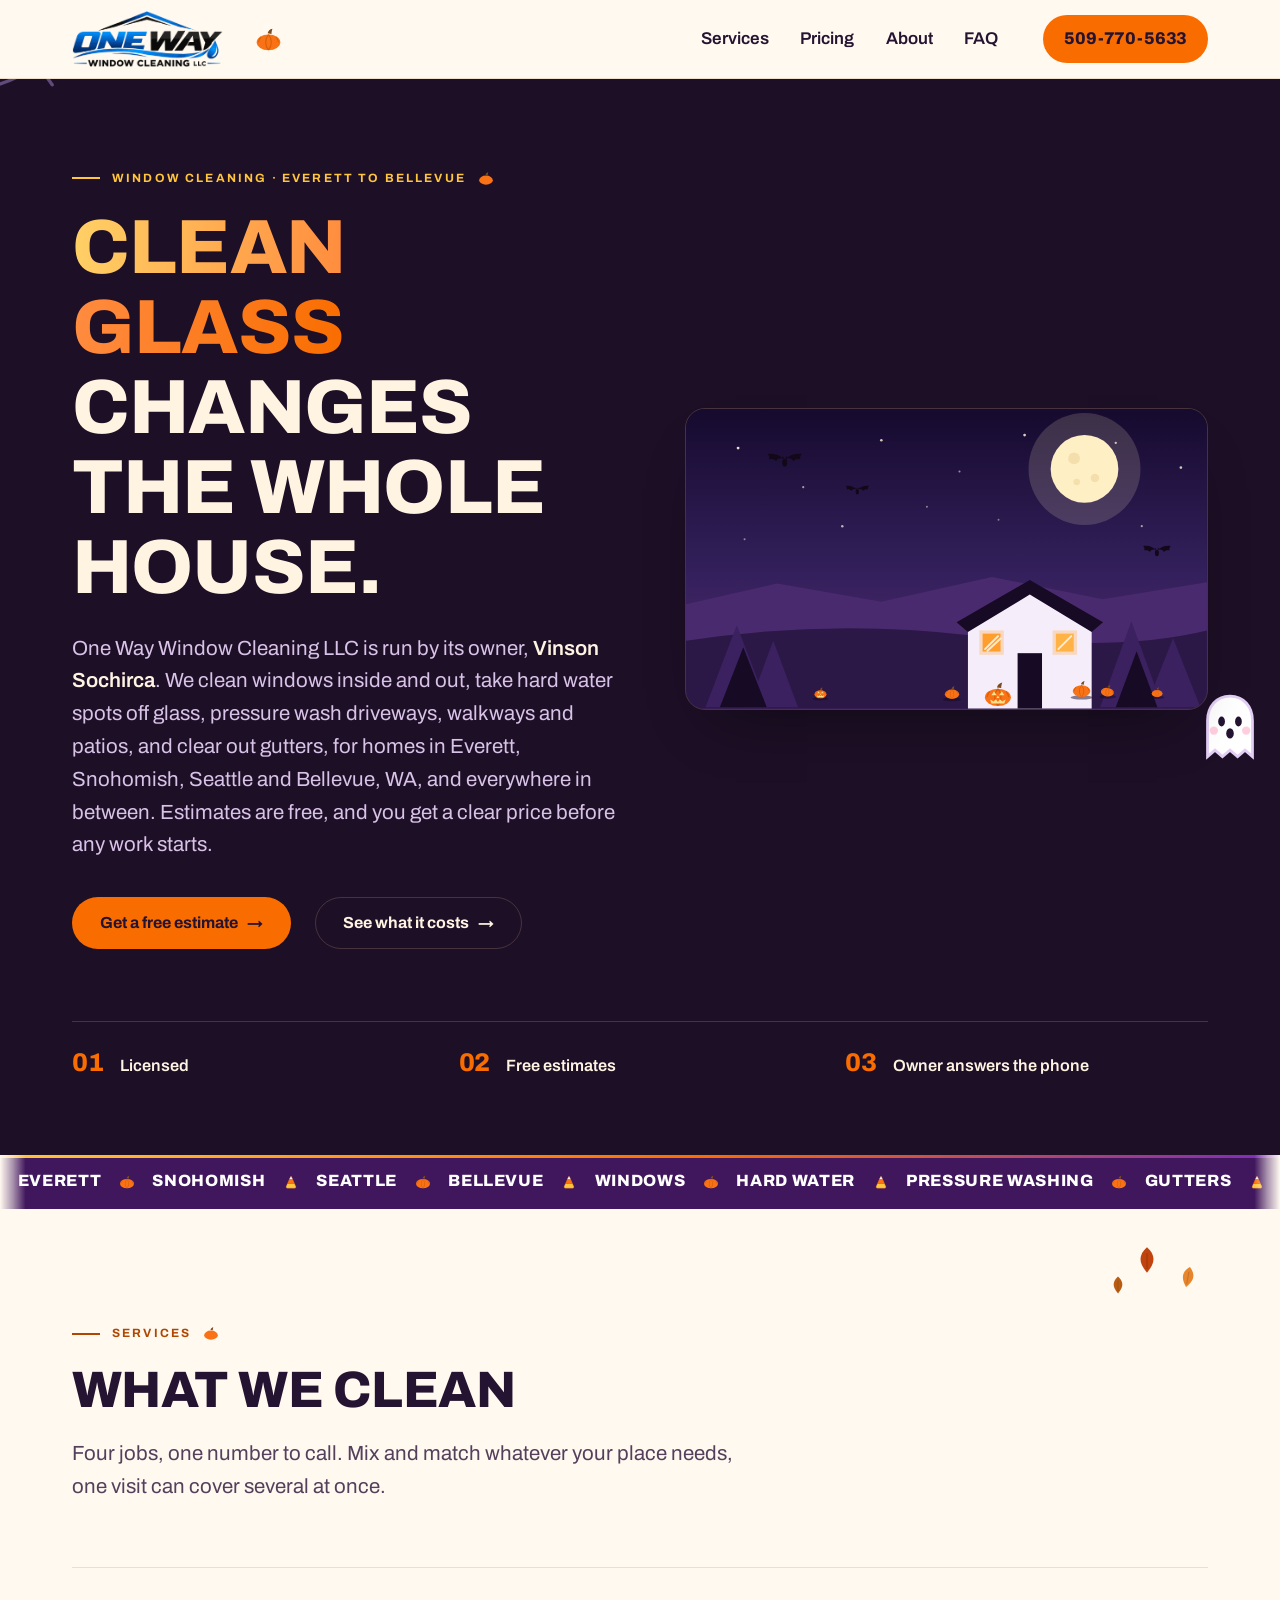
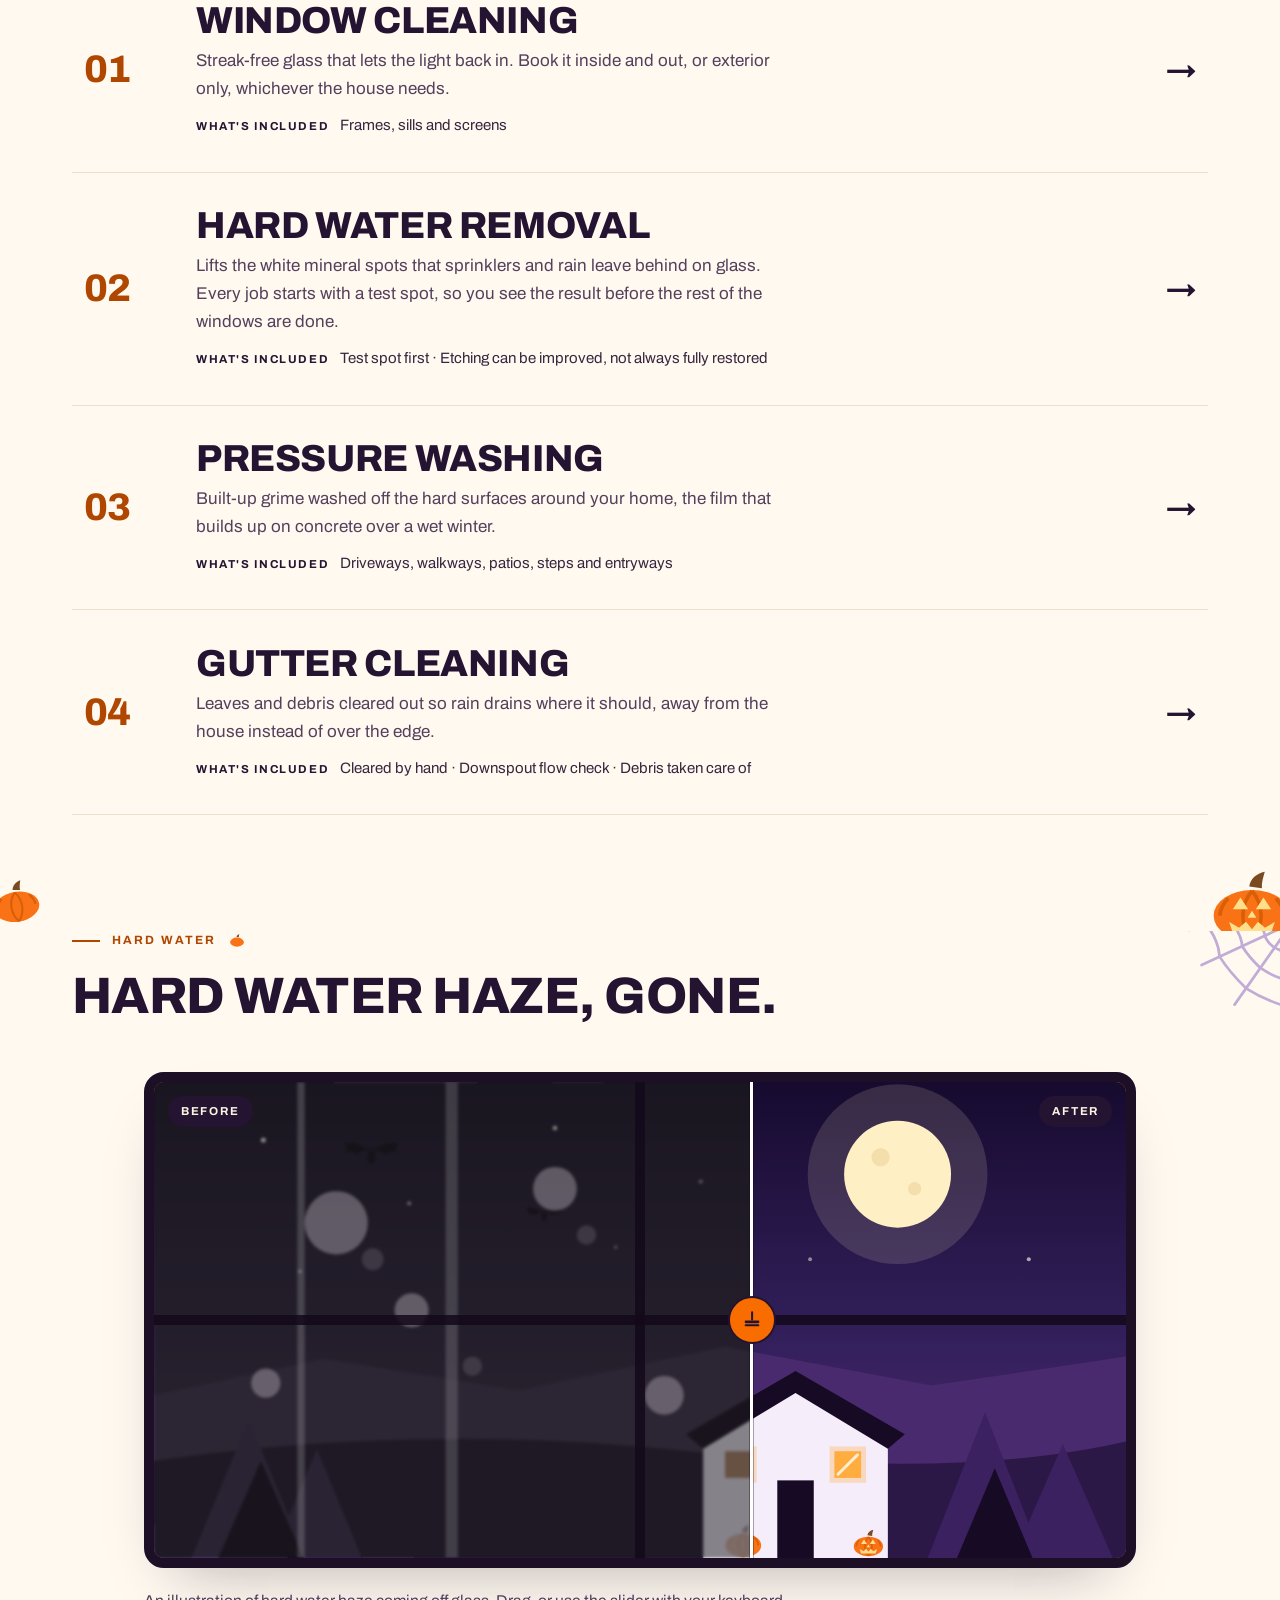
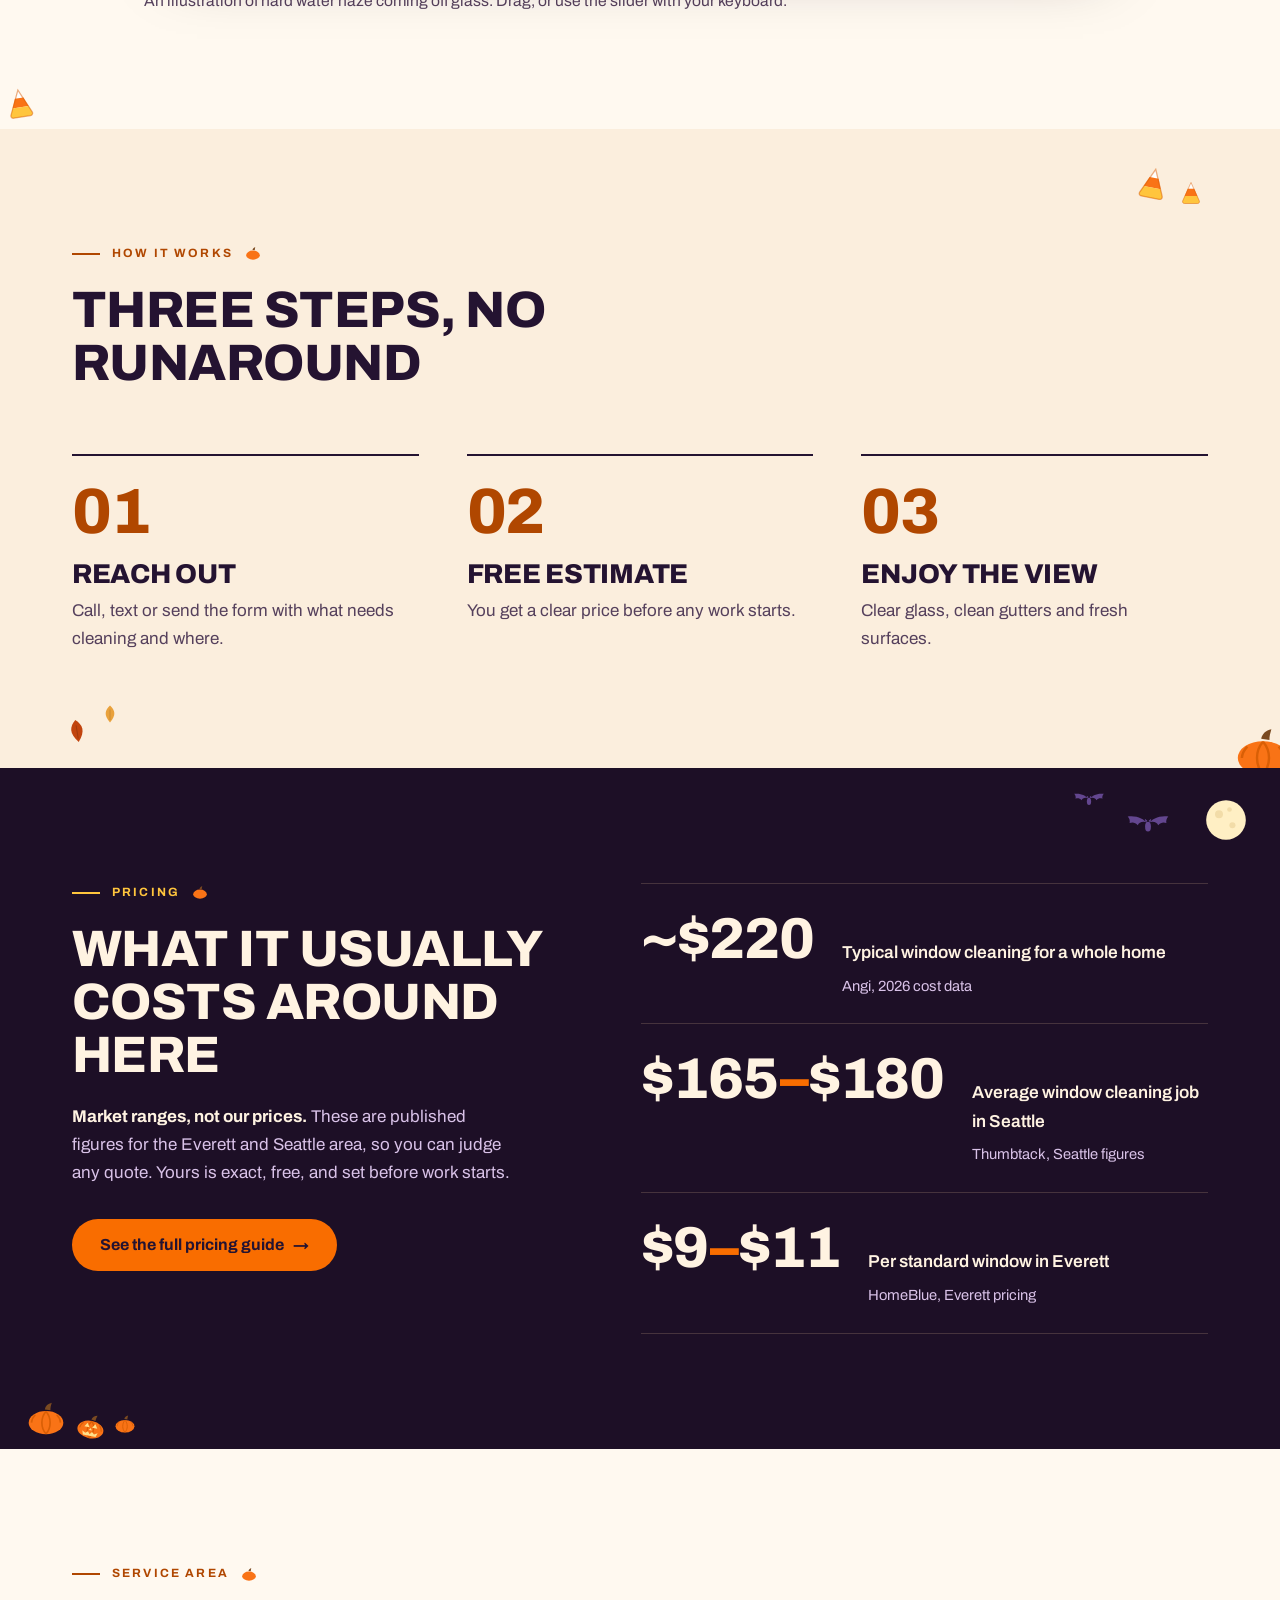
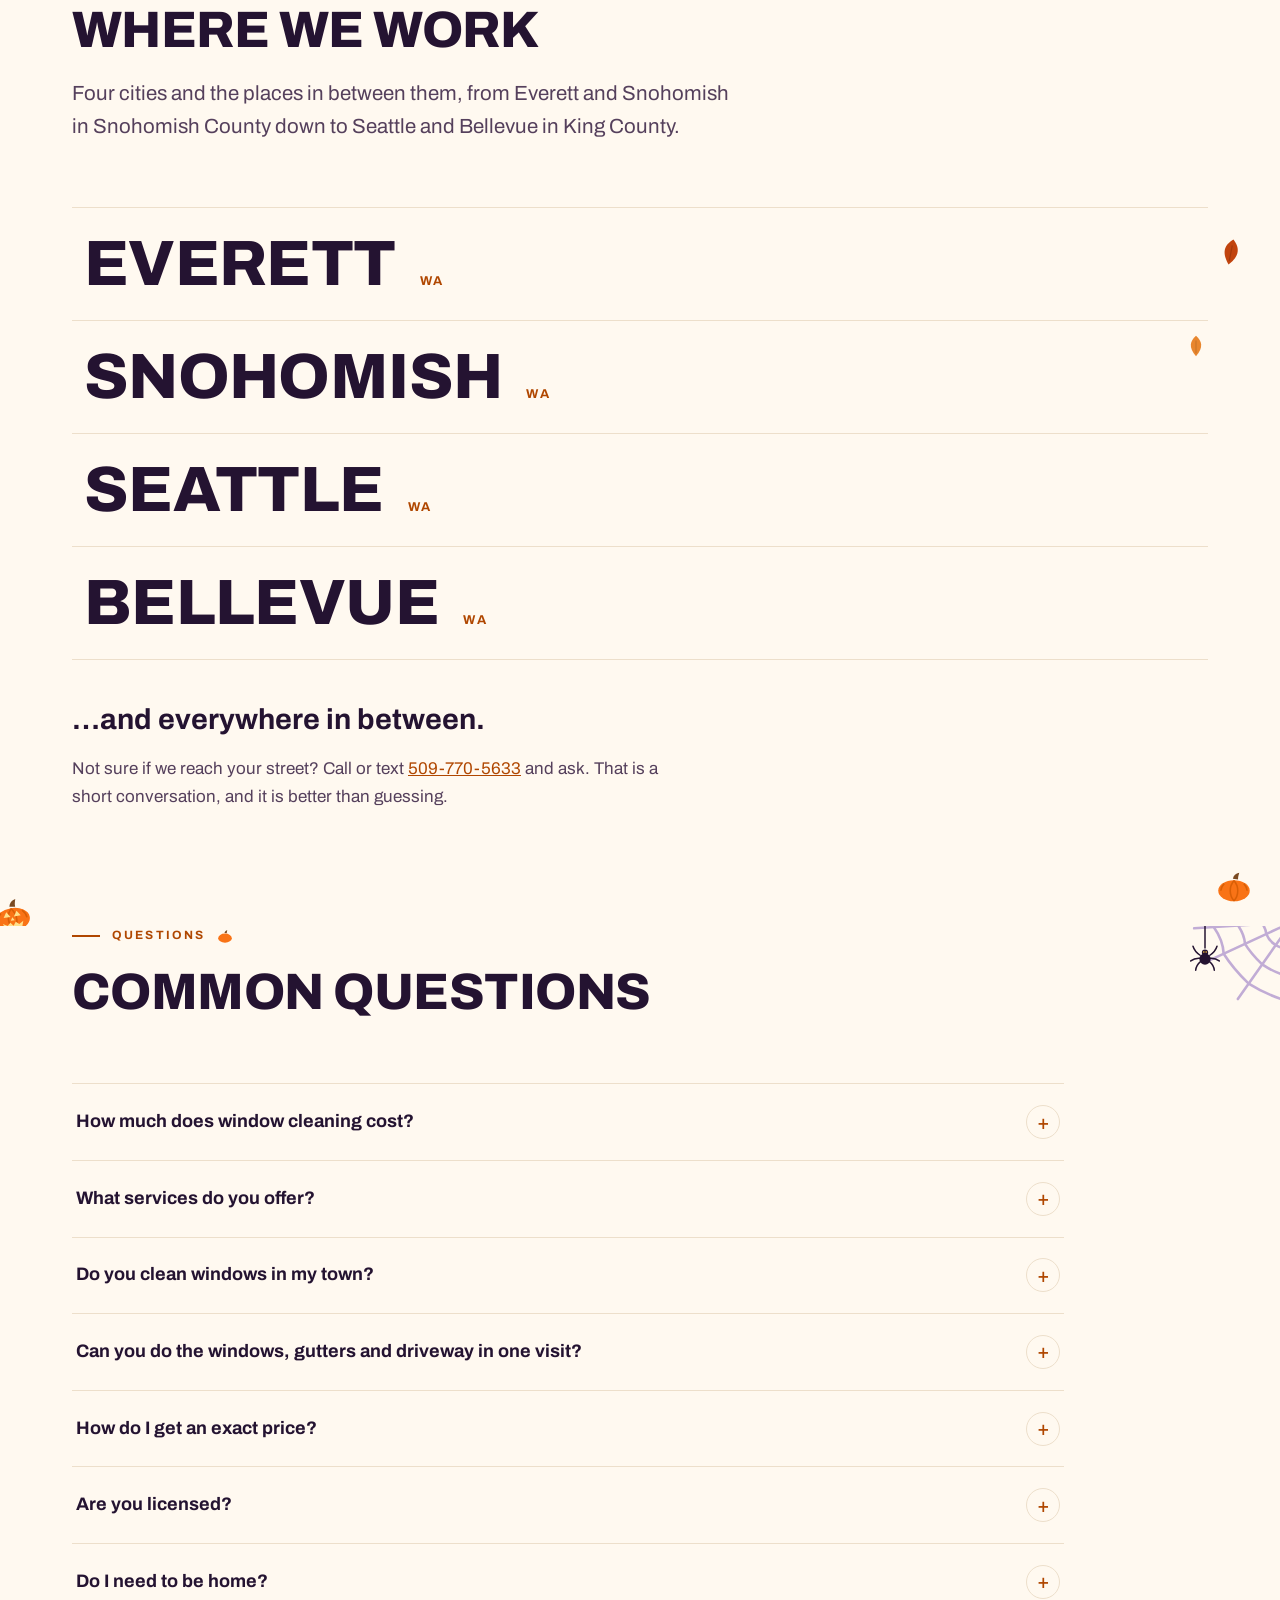
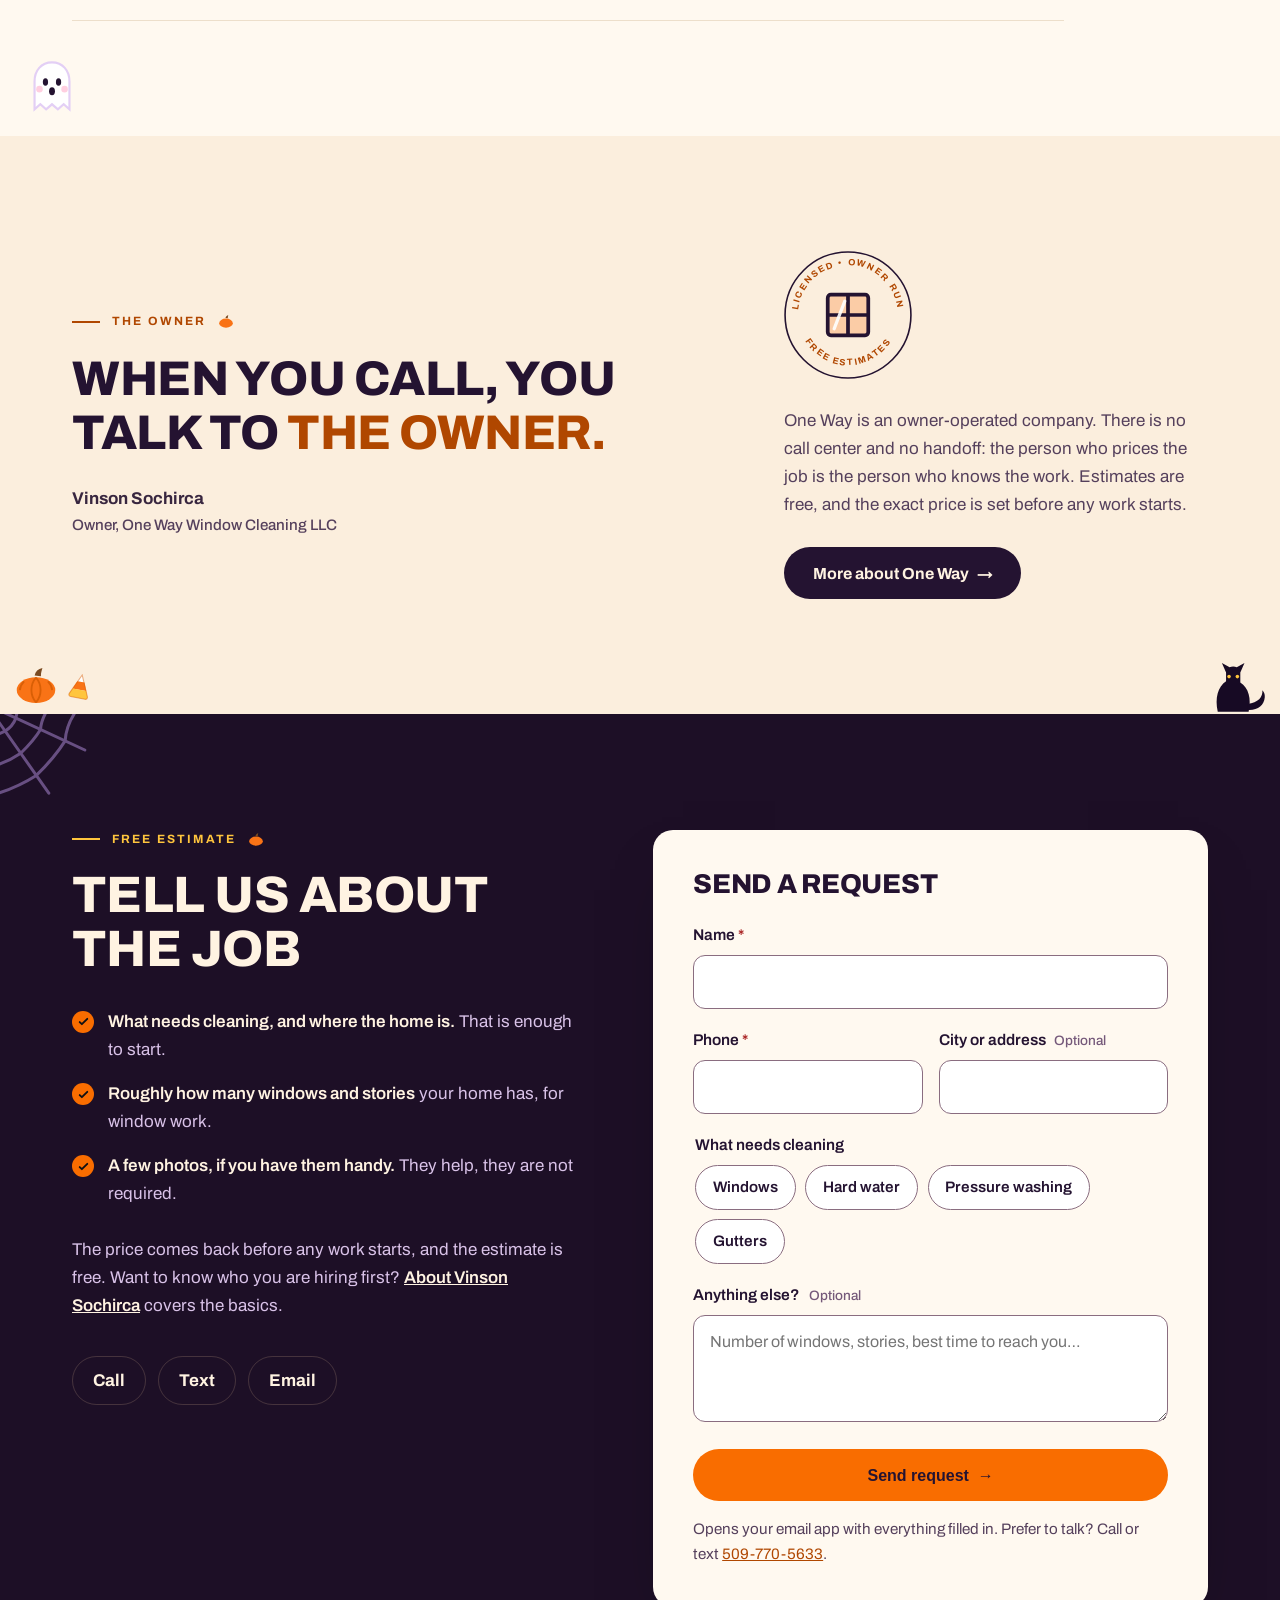
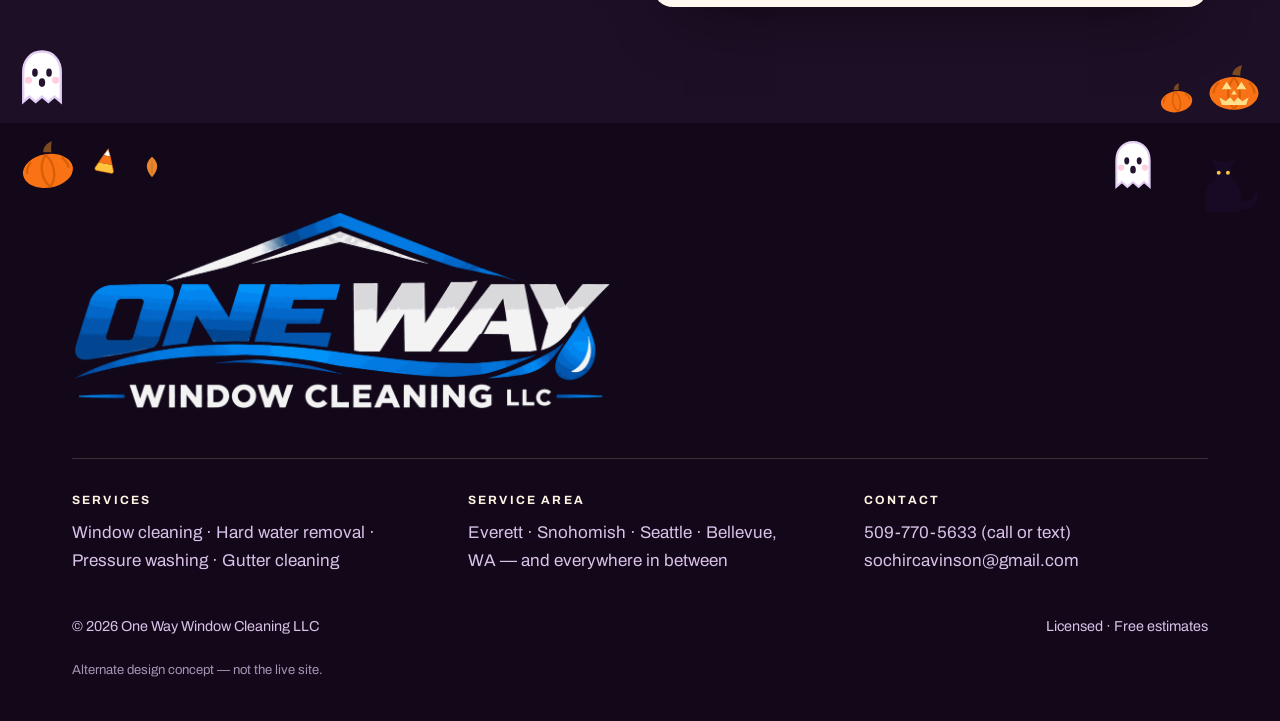
<file: index.html>
<!doctype html>
<html lang="en">
<head>
  <meta charset="utf-8">
  <meta name="viewport" content="width=device-width, initial-scale=1">
  <title>Window Cleaning in Everett, Snohomish, Seattle &amp; Bellevue | One Way Window Cleaning</title>
  <meta name="description" content="Window cleaning, hard water removal, pressure washing and gutter cleaning in Everett, Snohomish, Seattle, Bellevue and the areas in between. Licensed, with free estimates. Call or text 509-770-5633.">
  <link rel="icon" href="data:image/svg+xml,%3Csvg xmlns='http://www.w3.org/2000/svg' viewBox='0 0 64 64'%3E%3Crect width='64' height='64' rx='14' fill='%231D0F26'/%3E%3Crect x='14' y='14' width='36' height='36' rx='4' fill='none' stroke='%23F96D00' stroke-width='5'/%3E%3Cpath d='M32 14v36M14 32h36' stroke='%23F96D00' stroke-width='5'/%3E%3C/svg%3E">
  <link rel="preconnect" href="https://fonts.googleapis.com">
  <link rel="preconnect" href="https://fonts.gstatic.com" crossorigin>
  <link href="https://fonts.googleapis.com/css2?family=Archivo:wght@400;500;600;700;800;900&display=swap" rel="stylesheet">
  <link rel="stylesheet" href="styles.css">
</head>
<body>
  <a class="skip" href="#main">Skip to content</a>
  <svg width="0" height="0" style="position:absolute" aria-hidden="true" focusable="false"><defs><symbol id="d-pumpkin" viewBox="0 0 48 40"><path d="M22.5 9c.8-4.2 3.8-7 8.5-8-.8 3-1.8 5.6-1.6 9z" fill="#7A4A21"/><ellipse cx="24" cy="25" rx="21" ry="14" fill="#F97316"/><path d="M24 11.5c-3.4 3.8-5 8.2-5 13.5s1.6 9.7 5 13.5M24 11.5c3.4 3.8 5 8.2 5 13.5s-1.6 9.7-5 13.5" fill="none" stroke="#D95F06" stroke-width="2"/><path d="M11 15.5C8 18.6 6.6 21.6 6.4 25M37 15.5c3 3.1 4.4 6.1 4.6 9.5" fill="none" stroke="#D95F06" stroke-width="2"/></symbol><symbol id="d-jack" viewBox="0 0 48 40"><path d="M22.5 9c.8-4.2 3.8-7 8.5-8-.8 3-1.8 5.6-1.6 9z" fill="#7A4A21"/><ellipse cx="24" cy="25" rx="21" ry="14" fill="#F97316"/><path d="M24 11.5c-3.4 3.8-5 8.2-5 13.5s1.6 9.7 5 13.5M24 11.5c3.4 3.8 5 8.2 5 13.5s-1.6 9.7-5 13.5" fill="none" stroke="#D95F06" stroke-width="2"/><path d="M11 15.5C8 18.6 6.6 21.6 6.4 25M37 15.5c3 3.1 4.4 6.1 4.6 9.5" fill="none" stroke="#D95F06" stroke-width="2"/><path d="M13.5 21.5l4.2-6.4 4.2 6.4zM26.1 21.5l4.2-6.4 4.2 6.4z" fill="#FFE08A"/><path d="M24 22.3l2.4 3.8h-4.8z" fill="#FFE08A"/><path d="M11.5 28.5l5.4 3.2 3.8-3.4 3.3 4.2 3.3-4.2 3.8 3.4 5.4-3.2-2.2 6.6H13.7z" fill="#FFE08A"/></symbol><symbol id="d-leaf" viewBox="0 0 40 40"><path d="M20 3C30 12 33 22 20 37 7 22 10 12 20 3Z" fill="currentColor"/><path d="M19.2 11h1.6v21h-1.6z" fill="#000000" opacity=".16"/></symbol><symbol id="d-bat" viewBox="0 0 64 28"><path d="M29.2 10.2L28 5.8l3.2 2.4zM34.8 10.2L36 5.8l-3.2 2.4z" fill="currentColor"/><path d="M32 13C27 5 18 1.5 7 2.8c2.2 2.3 3 5 2.4 8.2C13 9.6 16.6 10.4 19.4 13.6 21 9.9 25.4 8 32 10.5 38.6 8 43 9.9 44.6 13.6 47.4 10.4 51 9.6 54.6 11 54 8.3 54.8 5.1 57 2.8 46 1.5 37 5 32 13Z" fill="currentColor"/><ellipse cx="32" cy="15.5" rx="3.6" ry="6" fill="currentColor"/></symbol><symbol id="d-moon" viewBox="0 0 48 48"><circle cx="24" cy="24" r="17" fill="#FFEFC4"/><circle cx="18" cy="19" r="3.4" fill="#F2DCA8"/><circle cx="29.5" cy="28.5" r="2.6" fill="#F2DCA8"/><circle cx="27" cy="15" r="2" fill="#F2DCA8"/></symbol><symbol id="d-web" viewBox="0 0 100 100"><g fill="none" stroke="currentColor" stroke-width="2.5" stroke-linecap="round"><path d="M2 2L96 8M2 2L84 40M2 2L54 76M2 2L10 96"/><path d="M30.2 3.8Q26.8 9.5 26.6 13.4Q23.8 20.4 17.6 24.2Q10.4 27.6 4.4 30.2"/><path d="M53.7 5.3Q47.6 14.6 47.1 22.9Q41.6 32 30.6 42.7Q18.6 50.8 6.4 53.7"/><path d="M77.2 6.8Q68.4 19.2 67.6 32.4Q58.8 46.4 43.6 61.2Q27.8 71.2 8.4 77.2"/></g></symbol><symbol id="d-spider" viewBox="0 0 40 64"><path d="M20 0v30" stroke="#241331" stroke-width="2"/><path d="M13.5 39C9 36 5.5 32 4 27M13 43c-4.8-.3-8.8 1-12 3.6M14 47.5C10 50.8 8 54.4 7.6 59M26.5 39C31 36 34.5 32 36 27M27 43c4.8-.3 8.8 1 12 3.6M26 47.5c4 3.3 6 6.9 6.4 11.5" fill="none" stroke="#241331" stroke-width="2" stroke-linecap="round"/><circle cx="20" cy="44" r="7.5" fill="#241331"/><circle cx="20" cy="35.5" r="4.2" fill="#241331"/><circle cx="18.4" cy="34.6" r="1.1" fill="#FFC53D"/><circle cx="21.6" cy="34.6" r="1.1" fill="#FFC53D"/></symbol><symbol id="d-ghost" viewBox="0 0 44 52"><path d="M22 3c9.9 0 16 7.6 16 17.4V46l-5.3-4.6L27.4 46l-5.4-4.6L16.6 46l-5.3-4.6L6 46V20.4C6 10.6 12.1 3 22 3Z" fill="#FFFFFF" stroke="#E3CFF5" stroke-width="2"/><ellipse cx="16" cy="21" rx="2.4" ry="3.5" fill="#241331"/><ellipse cx="28" cy="21" rx="2.4" ry="3.5" fill="#241331"/><ellipse cx="22" cy="29.5" rx="2.7" ry="3.7" fill="#241331"/><circle cx="10.5" cy="27.5" r="3" fill="#FFC7DA" opacity=".85"/><circle cx="33.5" cy="27.5" r="3" fill="#FFC7DA" opacity=".85"/></symbol><symbol id="d-candy" viewBox="0 0 36 40"><path d="M18 2.5L23.5 13H12.5Z" fill="#FFFFFF"/><path d="M12.5 13h11L28.5 25h-21Z" fill="#F97316"/><path d="M7.5 25h21l3.4 8.2c.9 2.2-.7 4.3-3 4.3H7.1c-2.3 0-3.9-2.1-3-4.3Z" fill="#FFC53D"/><path d="M18 2.5L31.9 33.2c.9 2.2-.7 4.3-3 4.3H7.1c-2.3 0-3.9-2.1-3-4.3Z" fill="none" stroke="#D95F06" stroke-width="1.6" opacity=".5"/></symbol><symbol id="d-cat" viewBox="0 0 64 48"><path d="M20 46c-2.5-11 0-21 7-25.5V13L23.5 5 30 8.6c1.8-.8 4.2-.8 6 0L42.5 5 39 13v8.5C46 26 48.5 35 46 46Z" fill="#170A24"/><path d="M45 44.5c8.5.6 14-3.4 14.6-10.6.2-2.4-.6-4.4-2-5.8.4 5.8-3.4 10.4-12.6 11.4Z" fill="#170A24"/><circle cx="29.5" cy="16.5" r="1.5" fill="#FFC53D"/><circle cx="36.5" cy="16.5" r="1.5" fill="#FFC53D"/></symbol><symbol id="d-star" viewBox="0 0 24 24"><path d="M12 1l2.6 8.4L23 12l-8.4 2.6L12 23l-2.6-8.4L1 12l8.4-2.6Z" fill="currentColor"/></symbol></defs></svg>

  <header class="site-head">
    <div class="wrap site-head__inner">
      <a class="mark" href="./" aria-label="One Way Window Cleaning, home">
        <img class="mark__img" src="assets/logo.png" alt="One Way Window Cleaning LLC" width="1400" height="518">
      </a>
      <svg class="head-deco" aria-hidden="true" focusable="false"><use href="#d-pumpkin"/></svg>
      <nav class="main-nav" aria-label="Main">
        <ul>
          <li><a href="#services">Services</a></li>
          <li><a href="pricing/">Pricing</a></li>
          <li><a href="about/">About</a></li>
          <li><a href="#faq">FAQ</a></li>
        </ul>
      </nav>
      <a class="call-pill" href="tel:+15097705633">509-770-5633</a>
    </div>
  </header>

  <main id="main">
    <!-- Hero -->
    <section class="hero" aria-labelledby="h-home">
      <svg class="deco " width="130" height="130" style="left:-18px;top:-14px;color:#9A7BC0;opacity:.55" aria-hidden="true" focusable="false"><use href="#d-web"/></svg><svg class="deco deco--hide-s" width="34" height="54" style="left:88px;top:0" aria-hidden="true" focusable="false"><use href="#d-spider"/></svg><svg class="deco deco--bob deco--hide-s deco--hide-m" width="62" height="73" style="right:1.5%;bottom:15%" aria-hidden="true" focusable="false"><use href="#d-ghost"/></svg><svg class="deco deco--sway deco--hide-s" width="58" height="25" style="right:5%;top:24px;color:#63468F" aria-hidden="true" focusable="false"><use href="#d-bat"/></svg>
      <div class="wrap">
        <div class="hero__grid">
          <div>
            <p class="eyebrow">Window cleaning · Everett to Bellevue</p>
            <h1 class="display" id="h-home"><span class="hl">Clean glass</span> changes the whole house.</h1>
            <p class="hero__sub">One Way Window Cleaning LLC is run by its owner, <strong>Vinson Sochirca</strong>. We clean windows inside and out, take hard water spots off glass, pressure wash driveways, walkways and patios, and clear out gutters, for homes in Everett, Snohomish, Seattle and Bellevue, WA, and everywhere in between. Estimates are free, and you get a clear price before any work starts.</p>
            <div class="hero__actions">
              <a class="btn btn--azure" href="#estimate"><span>Get a free estimate</span><span class="arr" aria-hidden="true">→</span></a>
              <a class="btn btn--ghost" href="pricing/"><span>See what it costs</span><span class="arr" aria-hidden="true">→</span></a>
            </div>
          </div>
          <div class="hero__scene">
            <svg viewBox="0 0 800 460" preserveAspectRatio="xMidYMid slice" role="img" aria-label="Illustration of a house with glowing windows under a full moon, with a pumpkin patch, pine trees and bats">
              <defs>
                <linearGradient id="h-sky" x1="0" y1="0" x2="0" y2="1">
                  <stop offset="0" stop-color="#160A2E"/><stop offset=".55" stop-color="#33205C"/><stop offset="1" stop-color="#5B2A6E"/>
                </linearGradient>
              </defs>
              <rect width="800" height="460" fill="url(#h-sky)"/>
              <g fill="#FFF3E2"><circle cx="80" cy="60" r="2.2" opacity=".9"/><circle cx="180" cy="120" r="1.7" opacity=".6"/><circle cx="300" cy="48" r="2" opacity=".8"/><circle cx="420" cy="96" r="1.6" opacity=".55"/><circle cx="520" cy="40" r="2.1" opacity=".85"/><circle cx="700" cy="180" r="1.7" opacity=".6"/><circle cx="90" cy="200" r="1.6" opacity=".5"/><circle cx="240" cy="180" r="1.9" opacity=".7"/><circle cx="660" cy="52" r="1.8" opacity=".75"/><circle cx="370" cy="150" r="1.5" opacity=".5"/><circle cx="760" cy="90" r="2" opacity=".8"/><circle cx="480" cy="170" r="1.5" opacity=".45"/></g>
              <circle cx="612" cy="92" r="86" fill="#FFEFC4" opacity=".16"/>
              <circle cx="612" cy="92" r="52" fill="#FFEFC4"/>
              <circle cx="596" cy="76" r="9" fill="#F2DCA8" opacity=".85"/>
              <circle cx="628" cy="106" r="6.5" fill="#F2DCA8" opacity=".85"/>
              <circle cx="600" cy="112" r="5" fill="#F2DCA8" opacity=".8"/>
              <g fill="#12081A"><g transform="translate(118 66) scale(1.05)"><path d="M32 13C27 5 18 1.5 7 2.8c2.2 2.3 3 5 2.4 8.2C13 9.6 16.6 10.4 19.4 13.6 21 9.9 25.4 8 32 10.5 38.6 8 43 9.9 44.6 13.6 47.4 10.4 51 9.6 54.6 11 54 8.3 54.8 5.1 57 2.8 46 1.5 37 5 32 13Z"/><path d="M29.2 10.2L28 5.8l3.2 2.4zM34.8 10.2L36 5.8l-3.2 2.4z"/><ellipse cx="32" cy="15.5" rx="3.6" ry="6"/></g><g transform="translate(240 116) scale(0.72)"><path d="M32 13C27 5 18 1.5 7 2.8c2.2 2.3 3 5 2.4 8.2C13 9.6 16.6 10.4 19.4 13.6 21 9.9 25.4 8 32 10.5 38.6 8 43 9.9 44.6 13.6 47.4 10.4 51 9.6 54.6 11 54 8.3 54.8 5.1 57 2.8 46 1.5 37 5 32 13Z"/><path d="M29.2 10.2L28 5.8l3.2 2.4zM34.8 10.2L36 5.8l-3.2 2.4z"/><ellipse cx="32" cy="15.5" rx="3.6" ry="6"/></g><g transform="translate(696 208) scale(0.85)"><path d="M32 13C27 5 18 1.5 7 2.8c2.2 2.3 3 5 2.4 8.2C13 9.6 16.6 10.4 19.4 13.6 21 9.9 25.4 8 32 10.5 38.6 8 43 9.9 44.6 13.6 47.4 10.4 51 9.6 54.6 11 54 8.3 54.8 5.1 57 2.8 46 1.5 37 5 32 13Z"/><path d="M29.2 10.2L28 5.8l3.2 2.4zM34.8 10.2L36 5.8l-3.2 2.4z"/><ellipse cx="32" cy="15.5" rx="3.6" ry="6"/></g></g>
              <path d="M0 300 L140 268 L300 296 L470 258 L640 292 L800 266 L800 460 L0 460 Z" fill="#4A2A6E"/>
              <path d="M0 356 Q220 322 440 348 T800 340 L800 460 L0 460 Z" fill="#2C1847"/>
              <g transform="translate(-132 -115) scale(1.25)">
              <path d="M452 460 L452 348 L528 306 L604 348 L604 460 Z" fill="#F5EEFA"/>
              <path d="M438 354 L528 302 L618 354 L604 366 L528 320 L452 366 Z" fill="#170A24"/>
              <rect x="466" y="364" width="30" height="30" fill="#FF9E2C" opacity=".28"/>
              <rect x="556" y="364" width="30" height="30" fill="#FF9E2C" opacity=".28"/>
              <rect x="470" y="368" width="22" height="22" fill="#FF9E2C"/>
              <rect x="560" y="368" width="22" height="22" fill="#FFB347"/>
              <path d="M473 387 L489 371 M476 389 L492 374" stroke="#FFF3E2" stroke-width="2.4" stroke-linecap="round" opacity=".9"/>
              <path d="M563 387 L579 371" stroke="#FFF3E2" stroke-width="2.4" stroke-linecap="round" opacity=".9"/>
              <rect x="513" y="392" width="30" height="68" fill="#170A24"/>
              </g>
              <g fill="#3B2160"><polygon points="30,458 78,332 126,458"/><polygon points="96,458 134,356 172,458"/><polygon points="636,458 684,326 732,458"/><polygon points="706,458 748,352 790,458"/></g>
              <g fill="#170A24"><polygon points="52,458 88,366 124,458"/><polygon points="660,458 692,372 724,458"/></g>
              <use href="#d-jack" x="456" y="419" width="46" height="38"/>
              <g fill="#170A24" opacity=".5">
                <ellipse cx="607.5" cy="443" rx="17" ry="3.2"/>
                <ellipse cx="647.5" cy="442" rx="13" ry="2.8"/>
                <ellipse cx="408.5" cy="446" rx="14" ry="3"/>
                <ellipse cx="206.5" cy="445" rx="12" ry="2.6"/>
                <ellipse cx="723.5" cy="443" rx="11" ry="2.4"/>
              </g>
              <use href="#d-pumpkin" x="592" y="417" width="31" height="26"/>
              <use href="#d-pumpkin" x="636" y="423" width="23" height="19" transform="rotate(8 647 432)"/>
              <use href="#d-pumpkin" x="396" y="425" width="25" height="21"/>
              <use href="#d-jack" x="196" y="427" width="21" height="18"/>
              <use href="#d-pumpkin" x="714" y="427" width="19" height="16"/>
            </svg>
          </div>
        </div>
        <div class="hero__stats">
          <div class="stat-fact"><span class="n">01</span><span class="t">Licensed</span></div>
          <div class="stat-fact"><span class="n">02</span><span class="t">Free estimates</span></div>
          <div class="stat-fact"><span class="n">03</span><span class="t">Owner answers the phone</span></div>
        </div>
      </div>
    </section>

    <!-- Marquee -->
    <div class="marquee" aria-hidden="true">
      <div class="marquee__track">
        <div class="marquee__group">
          <span>Everett</span><i><svg class="mq-ico" aria-hidden="true" focusable="false"><use href="#d-pumpkin"/></svg></i><span>Snohomish</span><i><svg class="mq-ico" aria-hidden="true" focusable="false"><use href="#d-candy"/></svg></i><span>Seattle</span><i><svg class="mq-ico" aria-hidden="true" focusable="false"><use href="#d-pumpkin"/></svg></i><span>Bellevue</span><i><svg class="mq-ico" aria-hidden="true" focusable="false"><use href="#d-candy"/></svg></i><span>Windows</span><i><svg class="mq-ico" aria-hidden="true" focusable="false"><use href="#d-pumpkin"/></svg></i><span>Hard water</span><i><svg class="mq-ico" aria-hidden="true" focusable="false"><use href="#d-candy"/></svg></i><span>Pressure washing</span><i><svg class="mq-ico" aria-hidden="true" focusable="false"><use href="#d-pumpkin"/></svg></i><span>Gutters</span><i><svg class="mq-ico" aria-hidden="true" focusable="false"><use href="#d-candy"/></svg></i>
        </div>
        <div class="marquee__group">
          <span>Everett</span><i><svg class="mq-ico" aria-hidden="true" focusable="false"><use href="#d-pumpkin"/></svg></i><span>Snohomish</span><i><svg class="mq-ico" aria-hidden="true" focusable="false"><use href="#d-candy"/></svg></i><span>Seattle</span><i><svg class="mq-ico" aria-hidden="true" focusable="false"><use href="#d-pumpkin"/></svg></i><span>Bellevue</span><i><svg class="mq-ico" aria-hidden="true" focusable="false"><use href="#d-candy"/></svg></i><span>Windows</span><i><svg class="mq-ico" aria-hidden="true" focusable="false"><use href="#d-pumpkin"/></svg></i><span>Hard water</span><i><svg class="mq-ico" aria-hidden="true" focusable="false"><use href="#d-candy"/></svg></i><span>Pressure washing</span><i><svg class="mq-ico" aria-hidden="true" focusable="false"><use href="#d-pumpkin"/></svg></i><span>Gutters</span><i><svg class="mq-ico" aria-hidden="true" focusable="false"><use href="#d-candy"/></svg></i>
        </div>
      </div>
    </div>

    <!-- Services -->
    <section class="section deco-sec" id="services" aria-labelledby="h-services">
      <svg class="deco " width="88" height="73" style="right:-16px;bottom:-12px" aria-hidden="true" focusable="false"><use href="#d-jack"/></svg><svg class="deco tilt-l" width="52" height="43" style="left:-10px;bottom:8px" aria-hidden="true" focusable="false"><use href="#d-pumpkin"/></svg><svg class="deco deco--hide-s" width="30" height="30" style="right:118px;top:36px;color:#C1440E" aria-hidden="true" focusable="false"><use href="#d-leaf"/></svg><svg class="deco tilt-r deco--hide-s" width="24" height="24" style="right:80px;top:56px;color:#E8862E" aria-hidden="true" focusable="false"><use href="#d-leaf"/></svg><svg class="deco deco--hide-s" width="20" height="20" style="right:152px;top:66px;color:#B85C14" aria-hidden="true" focusable="false"><use href="#d-leaf"/></svg>
      <div class="wrap">
        <div class="sec-head">
          <p class="eyebrow">Services</p>
          <h2 class="display" id="h-services">What we clean</h2>
          <p class="lede">Four jobs, one number to call. Mix and match whatever your place needs, one visit can cover several at once.</p>
        </div>
        <div class="svc-list">
          <a class="svc-row" href="#estimate">
            <span class="num">01</span>
            <span>
              <h3 class="display">Window cleaning</h3>
              <p class="desc">Streak-free glass that lets the light back in. Book it inside and out, or exterior only, whichever the house needs.</p>
              <p class="incl"><b>What's included</b> Frames, sills and screens</p>
            </span>
            <span class="arr" aria-hidden="true">→</span>
          </a>
          <a class="svc-row" href="#estimate">
            <span class="num">02</span>
            <span>
              <h3 class="display">Hard water removal</h3>
              <p class="desc">Lifts the white mineral spots that sprinklers and rain leave behind on glass. Every job starts with a test spot, so you see the result before the rest of the windows are done.</p>
              <p class="incl"><b>What's included</b> Test spot first · Etching can be improved, not always fully restored</p>
            </span>
            <span class="arr" aria-hidden="true">→</span>
          </a>
          <a class="svc-row" href="#estimate">
            <span class="num">03</span>
            <span>
              <h3 class="display">Pressure washing</h3>
              <p class="desc">Built-up grime washed off the hard surfaces around your home, the film that builds up on concrete over a wet winter.</p>
              <p class="incl"><b>What's included</b> Driveways, walkways, patios, steps and entryways</p>
            </span>
            <span class="arr" aria-hidden="true">→</span>
          </a>
          <a class="svc-row" href="#estimate">
            <span class="num">04</span>
            <span>
              <h3 class="display">Gutter cleaning</h3>
              <p class="desc">Leaves and debris cleared out so rain drains where it should, away from the house instead of over the edge.</p>
              <p class="incl"><b>What's included</b> Cleared by hand · Downspout flow check · Debris taken care of</p>
            </span>
            <span class="arr" aria-hidden="true">→</span>
          </a>
        </div>
      </div>
    </section>

    <!-- The wipe -->
    <section class="section section--notop deco-sec" aria-labelledby="h-wipe">
      <svg class="deco flip" width="110" height="110" style="right:-14px;top:-10px;color:#B79FD1;opacity:.85" aria-hidden="true" focusable="false"><use href="#d-web"/></svg><svg class="deco tilt-l" width="28" height="31" style="left:6px;bottom:10px" aria-hidden="true" focusable="false"><use href="#d-candy"/></svg>
      <div class="wrap">
        <div class="wipe-head">
          <p class="eyebrow">Hard water</p>
          <h2 class="display" id="h-wipe">Hard water haze, gone.</h2>
        </div>
        <div class="wipe">
          <div class="wipe__layer wipe__layer--clean">
            <svg viewBox="0 0 800 400" preserveAspectRatio="xMidYMid slice" aria-hidden="true" focusable="false">
              <defs><linearGradient id="w-sky-a" x1="0" y1="0" x2="0" y2="1"><stop offset="0" stop-color="#160A2E"/><stop offset=".55" stop-color="#33205C"/><stop offset="1" stop-color="#5B2A6E"/></linearGradient></defs>
              <rect width="800" height="400" fill="url(#w-sky-a)"/>
              <g fill="#FFF3E2"><circle cx="90" cy="52" r="2" opacity=".9"/><circle cx="210" cy="104" r="1.6" opacity=".6"/><circle cx="330" cy="42" r="1.9" opacity=".8"/><circle cx="450" cy="86" r="1.5" opacity=".55"/><circle cx="540" cy="150" r="1.6" opacity=".5"/><circle cx="120" cy="160" r="1.5" opacity=".5"/><circle cx="720" cy="150" r="1.7" opacity=".65"/><circle cx="380" cy="140" r="1.4" opacity=".45"/></g>
              <circle cx="612" cy="80" r="74" fill="#FFEFC4" opacity=".14"/>
              <circle cx="612" cy="80" r="44" fill="#FFEFC4"/>
              <circle cx="598" cy="66" r="7.5" fill="#F2DCA8" opacity=".85"/>
              <circle cx="626" cy="92" r="5.5" fill="#F2DCA8" opacity=".85"/>
              <g fill="#12081A"><g transform="translate(150 52) scale(0.9)"><path d="M32 13C27 5 18 1.5 7 2.8c2.2 2.3 3 5 2.4 8.2C13 9.6 16.6 10.4 19.4 13.6 21 9.9 25.4 8 32 10.5 38.6 8 43 9.9 44.6 13.6 47.4 10.4 51 9.6 54.6 11 54 8.3 54.8 5.1 57 2.8 46 1.5 37 5 32 13Z"/><path d="M29.2 10.2L28 5.8l3.2 2.4zM34.8 10.2L36 5.8l-3.2 2.4z"/><ellipse cx="32" cy="15.5" rx="3.6" ry="6"/></g><g transform="translate(302 106) scale(0.6)"><path d="M32 13C27 5 18 1.5 7 2.8c2.2 2.3 3 5 2.4 8.2C13 9.6 16.6 10.4 19.4 13.6 21 9.9 25.4 8 32 10.5 38.6 8 43 9.9 44.6 13.6 47.4 10.4 51 9.6 54.6 11 54 8.3 54.8 5.1 57 2.8 46 1.5 37 5 32 13Z"/><path d="M29.2 10.2L28 5.8l3.2 2.4zM34.8 10.2L36 5.8l-3.2 2.4z"/><ellipse cx="32" cy="15.5" rx="3.6" ry="6"/></g></g>
              <path d="M0 262 L140 232 L300 258 L470 222 L640 254 L800 230 L800 400 L0 400 Z" fill="#4A2A6E"/>
              <path d="M0 316 Q220 284 440 308 T800 300 L800 400 L0 400 Z" fill="#2C1847"/>
              <path d="M452 400 L452 288 L528 246 L604 288 L604 400 Z" fill="#F5EEFA"/>
              <path d="M438 294 L528 242 L618 294 L604 306 L528 260 L452 306 Z" fill="#170A24"/>
              <rect x="470" y="308" width="22" height="22" fill="#FF9E2C"/>
              <rect x="560" y="308" width="22" height="22" fill="#FFB347"/>
              <rect x="466" y="304" width="30" height="30" fill="#FF9E2C" opacity=".28"/><rect x="556" y="304" width="30" height="30" fill="#FF9E2C" opacity=".28"/><path d="M473 327 L489 311 M476 329 L492 314" stroke="#FFF3E2" stroke-width="2.4" stroke-linecap="round" opacity=".9"/><path d="M563 327 L579 311" stroke="#FFF3E2" stroke-width="2.4" stroke-linecap="round" opacity=".9"/>
              <rect x="513" y="332" width="30" height="68" fill="#170A24"/>
              <g fill="#3B2160"><polygon points="30,398 78,282 126,398"/><polygon points="96,398 134,306 172,398"/><polygon points="636,398 684,276 732,398"/><polygon points="706,398 748,302 790,398"/></g>
              <g fill="#170A24"><polygon points="52,398 88,316 124,398"/><polygon points="660,398 692,322 724,398"/></g>
              <use href="#d-pumpkin" x="468" y="368" width="34" height="28"/><use href="#d-jack" x="574" y="372" width="28" height="23"/><polygon points="150,0 268,0 108,400 -12,400" fill="#ffffff" opacity=".13"/><polygon points="330,0 372,0 212,400 170,400" fill="#ffffff" opacity=".10"/>
            </svg>
          </div>
          <div class="wipe__layer wipe__layer--dirty">
            <svg viewBox="0 0 800 400" preserveAspectRatio="xMidYMid slice" aria-hidden="true" focusable="false">
              <defs><linearGradient id="w-sky-b" x1="0" y1="0" x2="0" y2="1"><stop offset="0" stop-color="#1A0E30"/><stop offset=".55" stop-color="#2C1B4A"/><stop offset="1" stop-color="#452460"/></linearGradient></defs>
              <rect width="800" height="400" fill="url(#w-sky-b)"/>
              <g fill="#FFF3E2"><circle cx="90" cy="52" r="2" opacity=".9"/><circle cx="210" cy="104" r="1.6" opacity=".6"/><circle cx="330" cy="42" r="1.9" opacity=".8"/><circle cx="450" cy="86" r="1.5" opacity=".55"/><circle cx="540" cy="150" r="1.6" opacity=".5"/><circle cx="120" cy="160" r="1.5" opacity=".5"/><circle cx="720" cy="150" r="1.7" opacity=".65"/><circle cx="380" cy="140" r="1.4" opacity=".45"/></g>
              <circle cx="612" cy="80" r="74" fill="#FFEFC4" opacity=".14"/>
              <circle cx="612" cy="80" r="44" fill="#DCCBA6"/>
              <circle cx="598" cy="66" r="7.5" fill="#C4AF84" opacity=".85"/>
              <circle cx="626" cy="92" r="5.5" fill="#C4AF84" opacity=".85"/>
              <g fill="#12081A"><g transform="translate(150 52) scale(0.9)"><path d="M32 13C27 5 18 1.5 7 2.8c2.2 2.3 3 5 2.4 8.2C13 9.6 16.6 10.4 19.4 13.6 21 9.9 25.4 8 32 10.5 38.6 8 43 9.9 44.6 13.6 47.4 10.4 51 9.6 54.6 11 54 8.3 54.8 5.1 57 2.8 46 1.5 37 5 32 13Z"/><path d="M29.2 10.2L28 5.8l3.2 2.4zM34.8 10.2L36 5.8l-3.2 2.4z"/><ellipse cx="32" cy="15.5" rx="3.6" ry="6"/></g><g transform="translate(302 106) scale(0.6)"><path d="M32 13C27 5 18 1.5 7 2.8c2.2 2.3 3 5 2.4 8.2C13 9.6 16.6 10.4 19.4 13.6 21 9.9 25.4 8 32 10.5 38.6 8 43 9.9 44.6 13.6 47.4 10.4 51 9.6 54.6 11 54 8.3 54.8 5.1 57 2.8 46 1.5 37 5 32 13Z"/><path d="M29.2 10.2L28 5.8l3.2 2.4zM34.8 10.2L36 5.8l-3.2 2.4z"/><ellipse cx="32" cy="15.5" rx="3.6" ry="6"/></g></g>
              <path d="M0 262 L140 232 L300 258 L470 222 L640 254 L800 230 L800 400 L0 400 Z" fill="#3E2458"/>
              <path d="M0 316 Q220 284 440 308 T800 300 L800 400 L0 400 Z" fill="#241238"/>
              <path d="M452 400 L452 288 L528 246 L604 288 L604 400 Z" fill="#CBBFD4"/>
              <path d="M438 294 L528 242 L618 294 L604 306 L528 260 L452 306 Z" fill="#170A24"/>
              <rect x="470" y="308" width="22" height="22" fill="#C46A1B"/>
              <rect x="560" y="308" width="22" height="22" fill="#C46A1B"/>
              
              <rect x="513" y="332" width="30" height="68" fill="#170A24"/>
              <g fill="#3B2160"><polygon points="30,398 78,282 126,398"/><polygon points="96,398 134,306 172,398"/><polygon points="636,398 684,276 732,398"/><polygon points="706,398 748,302 790,398"/></g>
              <g fill="#170A24"><polygon points="52,398 88,316 124,398"/><polygon points="660,398 692,322 724,398"/></g>
              <use href="#d-pumpkin" x="468" y="368" width="34" height="28" opacity=".55"/><use href="#d-jack" x="574" y="372" width="28" height="23" opacity=".55"/><rect width="800" height="400" fill="#241031" opacity=".30"/><g fill="#B8A6C4" opacity=".5"><circle cx="150" cy="120" r="26"/><circle cx="212" cy="192" r="14"/><circle cx="330" cy="92" r="18"/><circle cx="520" cy="150" r="22"/><circle cx="612" cy="232" r="13"/><circle cx="420" cy="262" r="16"/><circle cx="92" cy="252" r="12"/><circle cx="700" cy="112" r="16"/></g><g fill="#57456B" opacity=".65"><circle cx="180" cy="150" r="9"/><circle cx="356" cy="130" r="8"/><circle cx="486" cy="196" r="9"/><circle cx="646" cy="176" r="7"/><circle cx="262" cy="238" r="8"/></g><g fill="#ffffff"><rect x="240" y="0" width="10" height="400" opacity=".18"/><rect x="560" y="0" width="16" height="400" opacity=".14"/><rect x="118" y="0" width="6" height="400" opacity=".2"/></g>
            </svg>
          </div>
          <span class="wipe__mullions" aria-hidden="true"></span>
          <span class="wipe__tag wipe__tag--before" aria-hidden="true">Before</span>
          <span class="wipe__tag wipe__tag--after" aria-hidden="true">After</span>
          <span class="wipe__handle" aria-hidden="true">
            <span class="wipe__grip">
              <svg width="22" height="22" viewBox="0 0 24 24" aria-hidden="true"><rect x="11" y="2.5" width="2.2" height="10" rx="1" fill="#241331"/><rect x="4" y="12.5" width="16" height="3" rx="1.2" fill="#241331"/><rect x="4" y="16.5" width="16" height="2.4" rx="1.2" fill="#241331"/></svg>
            </span>
          </span>
          <input class="wipe__range" type="range" min="0" max="100" step="1" value="62" aria-label="Drag to reveal clean glass">
        </div>
        <p class="wipe__caption">An illustration of hard water haze coming off glass. Drag, or use the slider with your keyboard.</p>
      </div>
    </section>

    <!-- How it works -->
    <section class="section section--paper2 deco-sec" aria-labelledby="h-how">
      <svg class="deco tilt-r deco--hide-s" width="30" height="33" style="right:112px;top:38px" aria-hidden="true" focusable="false"><use href="#d-candy"/></svg><svg class="deco deco--hide-s" width="22" height="24" style="right:78px;top:52px" aria-hidden="true" focusable="false"><use href="#d-candy"/></svg><svg class="deco " width="58" height="48" style="right:-12px;bottom:-8px" aria-hidden="true" focusable="false"><use href="#d-pumpkin"/></svg><svg class="deco tilt-l" width="26" height="26" style="left:64px;bottom:24px;color:#C1440E" aria-hidden="true" focusable="false"><use href="#d-leaf"/></svg><svg class="deco " width="20" height="20" style="left:100px;bottom:44px;color:#E9A13B" aria-hidden="true" focusable="false"><use href="#d-leaf"/></svg>
      <div class="wrap">
        <div class="sec-head">
          <p class="eyebrow">How it works</p>
          <h2 class="display" id="h-how">Three steps, no runaround</h2>
        </div>
        <ol class="steps">
          <li class="step"><span class="n">01</span><h3 class="display">Reach out</h3><p>Call, text or send the form with what needs cleaning and where.</p></li>
          <li class="step"><span class="n">02</span><h3 class="display">Free estimate</h3><p>You get a clear price before any work starts.</p></li>
          <li class="step"><span class="n">03</span><h3 class="display">Enjoy the view</h3><p>Clear glass, clean gutters and fresh surfaces.</p></li>
        </ol>
      </div>
    </section>

    <!-- Pricing band -->
    <section class="section section--dark deco-sec" aria-labelledby="h-pricing">
      <svg class="deco " width="56" height="56" style="right:26px;top:24px" aria-hidden="true" focusable="false"><use href="#d-moon"/></svg><svg class="deco deco--hide-s" width="52" height="23" style="right:106px;top:46px;color:#63468F" aria-hidden="true" focusable="false"><use href="#d-bat"/></svg><svg class="deco deco--hide-s" width="38" height="17" style="right:172px;top:24px;color:#63468F" aria-hidden="true" focusable="false"><use href="#d-bat"/></svg><svg class="deco " width="40" height="33" style="left:26px;bottom:14px" aria-hidden="true" focusable="false"><use href="#d-pumpkin"/></svg><svg class="deco tilt-r" width="30" height="25" style="left:76px;bottom:10px" aria-hidden="true" focusable="false"><use href="#d-jack"/></svg><svg class="deco " width="22" height="18" style="left:114px;bottom:16px" aria-hidden="true" focusable="false"><use href="#d-pumpkin"/></svg>
      <div class="wrap">
        <div class="price-grid">
          <div>
            <p class="eyebrow">Pricing</p>
            <h2 class="display" id="h-pricing">What it usually costs around here</h2>
            <p class="price-note"><strong>Market ranges, not our prices.</strong> These are published figures for the Everett and Seattle area, so you can judge any quote. Yours is exact, free, and set before work starts.</p>
            <div class="price-cta">
              <a class="btn btn--azure" href="pricing/"><span>See the full pricing guide</span><span class="arr" aria-hidden="true">→</span></a>
            </div>
          </div>
          <div class="stat-list">
            <div class="stat">
              <span class="fig">~$220</span>
              <span class="what">Typical window cleaning for a whole home</span>
              <span class="src">Angi, 2026 cost data</span>
            </div>
            <div class="stat">
              <span class="fig">$165<em>–</em>$180</span>
              <span class="what">Average window cleaning job in Seattle</span>
              <span class="src">Thumbtack, Seattle figures</span>
            </div>
            <div class="stat">
              <span class="fig">$9<em>–</em>$11</span>
              <span class="what">Per standard window in Everett</span>
              <span class="src">HomeBlue, Everett pricing</span>
            </div>
          </div>
        </div>
      </div>
    </section>

    <!-- Service area -->
    <section class="section deco-sec" id="area" aria-labelledby="h-area">
      <svg class="deco tilt-r deco--hide-s" width="30" height="30" style="right:34px;top:36%;color:#C1440E" aria-hidden="true" focusable="false"><use href="#d-leaf"/></svg><svg class="deco deco--hide-s" width="24" height="24" style="right:72px;top:45%;color:#E8862E" aria-hidden="true" focusable="false"><use href="#d-leaf"/></svg><svg class="deco deco--hide-s" width="36" height="30" style="right:28px;bottom:24px" aria-hidden="true" focusable="false"><use href="#d-pumpkin"/></svg><svg class="deco tilt-l" width="40" height="33" style="left:-8px;bottom:-6px" aria-hidden="true" focusable="false"><use href="#d-jack"/></svg>
      <div class="wrap">
        <div class="sec-head">
          <p class="eyebrow">Service area</p>
          <h2 class="display" id="h-area">Where we work</h2>
          <p class="lede">Four cities and the places in between them, from Everett and Snohomish in Snohomish County down to Seattle and Bellevue in King County.</p>
        </div>
        <ul class="city-list">
          <li class="city-row"><span class="city">Everett</span><span class="st">WA</span></li>
          <li class="city-row"><span class="city">Snohomish</span><span class="st">WA</span></li>
          <li class="city-row"><span class="city">Seattle</span><span class="st">WA</span></li>
          <li class="city-row"><span class="city">Bellevue</span><span class="st">WA</span></li>
        </ul>
        <div class="area-lines">
          <p class="big">…and everywhere in between.</p>
          <p>Not sure if we reach your street? Call or text <a href="tel:+15097705633">509-770-5633</a> and ask. That is a short conversation, and it is better than guessing.</p>
        </div>
      </div>
    </section>

    <!-- FAQ -->
    <section class="section deco-sec" id="faq" aria-labelledby="h-faq" style="padding-top:0">
      <svg class="deco flip" width="104" height="104" style="right:-14px;top:-6px;color:#B79FD1;opacity:.85" aria-hidden="true" focusable="false"><use href="#d-web"/></svg><svg class="deco " width="30" height="48" style="right:60px;top:0" aria-hidden="true" focusable="false"><use href="#d-spider"/></svg><svg class="deco deco--bob2 deco--hide-s" width="48" height="57" style="left:28px;bottom:20px" aria-hidden="true" focusable="false"><use href="#d-ghost"/></svg>
      <div class="wrap">
        <div class="sec-head">
          <p class="eyebrow">Questions</p>
          <h2 class="display" id="h-faq">Common questions</h2>
        </div>
        <div class="faq">
          <details class="faq__item"><summary>How much does window cleaning cost?</summary><p>It depends on the home: how many windows there are, how many stories, and how easy the glass is to reach. Hard water removal, pressure washing and gutter cleaning are priced by the size of the job and how much buildup there is. Our <a href="pricing/">pricing and cost guide</a> explains the factors and the typical market ranges for this area. The estimate itself is free, and you get a clear price before any work starts.</p></details>
          <details class="faq__item"><summary>What services do you offer?</summary><p>Four: window cleaning inside and out, hard water removal for the mineral spots that build up on glass, pressure washing for driveways, walkways and patios, and gutter cleaning. The services list above explains what each one includes.</p></details>
          <details class="faq__item"><summary>Do you clean windows in my town?</summary><p>We work in Everett, Snohomish, Seattle and Bellevue, WA, and everywhere in between. See <a href="#area">where we work</a> for the details, or call or text <a href="tel:+15097705633">509-770-5633</a> if you are not sure whether we reach you.</p></details>
          <details class="faq__item"><summary>Can you do the windows, gutters and driveway in one visit?</summary><p>Yes. You can book window cleaning, gutter cleaning and pressure washing together so it all gets done in one trip. Each job is priced on its own factors in the same free estimate. Just say what you want included when you reach out.</p></details>
          <details class="faq__item"><summary>How do I get an exact price?</summary><p>Call or text <a href="tel:+15097705633">509-770-5633</a>, or send the estimate form on this page. It helps to share your address, what needs cleaning, and roughly how many windows and stories your home has. You get a clear price back before any work starts, and the estimate is free.</p></details>
          <details class="faq__item"><summary>Are you licensed?</summary><p>Yes. One Way Window Cleaning LLC is licensed, and estimates are free. When you call, you talk to the owner, Vinson Sochirca. You can read more <a href="about/">about the owner</a> before you book.</p></details>
          <details class="faq__item"><summary>Do I need to be home?</summary><p>For exterior-only work, usually not, as long as we can get to the windows, gutters or driveway. For inside window cleaning, someone needs to let us in.</p></details>
        </div>
      </div>
    </section>

    <!-- Owner strip -->
    <section class="section section--paper2 deco-sec" aria-labelledby="h-owner">
      <svg class="deco " width="76" height="57" style="right:10px;bottom:0" aria-hidden="true" focusable="false"><use href="#d-cat"/></svg><svg class="deco " width="44" height="37" style="left:14px;bottom:10px" aria-hidden="true" focusable="false"><use href="#d-pumpkin"/></svg><svg class="deco tilt-r" width="24" height="27" style="left:68px;bottom:14px" aria-hidden="true" focusable="false"><use href="#d-candy"/></svg>
      <div class="wrap">
        <div class="owner-grid">
          <div>
            <p class="eyebrow">The owner</p>
            <p class="owner-quote" id="h-owner">When you call, you talk to <span class="hl">the owner.</span></p>
            <p class="owner-by">Vinson Sochirca<span>Owner, One Way Window Cleaning LLC</span></p>
          </div>
          <div class="owner-side">
            <svg class="owner-badge" viewBox="0 0 120 120" aria-hidden="true">
              <defs>
                <path id="badge-top" d="M13.2 55.9 A47 47 0 0 1 106.8 55.9"/>
                <path id="badge-bot" d="M18.5 82.1 A47 47 0 0 0 101.5 82.1"/>
              </defs>
              <circle cx="60" cy="60" r="59" fill="none" stroke="#241331" stroke-width="1.5"/>
              <text font-size="8.5" font-weight="700" letter-spacing="1.5" fill="#B04700"><textPath href="#badge-top" startOffset="50%" text-anchor="middle">LICENSED • OWNER RUN</textPath></text>
              <text font-size="8.5" font-weight="700" letter-spacing="1.5" fill="#B04700"><textPath href="#badge-bot" startOffset="50%" text-anchor="middle">FREE ESTIMATES</textPath></text>
              <rect x="41" y="41" width="38" height="38" rx="3" fill="#F97316" fill-opacity=".28" stroke="#241331" stroke-width="3.5"/>
              <path d="M60 41v38M41 60h38" stroke="#241331" stroke-width="3.5"/>
              <path d="M47 73 L57 47" stroke="#fff" stroke-width="3" stroke-linecap="round" opacity=".9"/>
            </svg>
            <p>One Way is an owner-operated company. There is no call center and no handoff: the person who prices the job is the person who knows the work. Estimates are free, and the exact price is set before any work starts.</p>
            <a class="btn btn--dark" href="about/"><span>More about One Way</span><span class="arr" aria-hidden="true">→</span></a>
          </div>
        </div>
      </div>
    </section>

    <!-- Estimate -->
    <section class="section section--dark deco-sec" id="estimate" aria-labelledby="h-estimate">
      <svg class="deco " width="120" height="120" style="left:-16px;top:-12px;color:#9A7BC0;opacity:.6" aria-hidden="true" focusable="false"><use href="#d-web"/></svg><svg class="deco deco--bob2 deco--hide-s" width="52" height="61" style="left:16px;bottom:14px" aria-hidden="true" focusable="false"><use href="#d-ghost"/></svg><svg class="deco deco--bob" width="56" height="47" style="right:18px;bottom:12px" aria-hidden="true" focusable="false"><use href="#d-jack"/></svg><svg class="deco tilt-l" width="36" height="30" style="right:86px;bottom:10px" aria-hidden="true" focusable="false"><use href="#d-pumpkin"/></svg>
      <div class="wrap">
        <div class="est-grid">
          <div>
            <p class="eyebrow">Free estimate</p>
            <h2 class="display" id="h-estimate">Tell us about the job</h2>
            <ul class="needs">
              <li><span><strong>What needs cleaning, and where the home is.</strong> That is enough to start.</span></li>
              <li><span><strong>Roughly how many windows and stories</strong> your home has, for window work.</span></li>
              <li><span><strong>A few photos, if you have them handy.</strong> They help, they are not required.</span></li>
            </ul>
            <p style="margin-top:1.75rem;color:var(--muted-dark)">The price comes back before any work starts, and the estimate is free. Want to know who you are hiring first? <a href="about/" style="color:var(--on-dark);font-weight:600">About Vinson Sochirca</a> covers the basics.</p>
            <div class="est-quick">
              <a href="tel:+15097705633">Call</a>
              <a href="sms:+15097705633">Text</a>
              <a href="mailto:sochircavinson@gmail.com">Email</a>
            </div>
          </div>
          <form class="form-panel" id="estimate-form" novalidate>
            <h3 class="display">Send a request</h3>
            <div class="field">
              <label for="f-name">Name <span class="req" aria-hidden="true">*</span></label>
              <input id="f-name" name="name" autocomplete="name" required aria-describedby="form-note">
            </div>
            <div class="field-row">
              <div class="field">
                <label for="f-phone">Phone <span class="req" aria-hidden="true">*</span></label>
                <input id="f-phone" name="phone" type="tel" autocomplete="tel" required aria-describedby="form-note">
              </div>
              <div class="field">
                <label for="f-where">City or address <span class="opt">Optional</span></label>
                <input id="f-where" name="where" autocomplete="street-address">
              </div>
            </div>
            <fieldset class="field">
              <legend>What needs cleaning</legend>
              <div class="chips">
                <label><input type="checkbox" name="svc" value="Windows"><span>Windows</span></label>
                <label><input type="checkbox" name="svc" value="Hard water removal"><span>Hard water</span></label>
                <label><input type="checkbox" name="svc" value="Pressure washing"><span>Pressure washing</span></label>
                <label><input type="checkbox" name="svc" value="Gutters"><span>Gutters</span></label>
              </div>
            </fieldset>
            <div class="field">
              <label for="f-notes">Anything else? <span class="opt">Optional</span></label>
              <textarea id="f-notes" name="notes" rows="3" placeholder="Number of windows, stories, best time to reach you…"></textarea>
            </div>
            <button class="btn btn--azure btn--block" type="submit"><span>Send request</span><span class="arr" aria-hidden="true">→</span></button>
            <p class="form-note" id="form-note" aria-live="polite">Opens your email app with everything filled in. Prefer to talk? Call or text <a href="tel:+15097705633">509-770-5633</a>.</p>
          </form>
        </div>
      </div>
    </section>
  </main>

  <footer class="foot">
    <svg class="deco tilt-l" width="58" height="48" style="left:18px;top:18px" aria-hidden="true" focusable="false"><use href="#d-pumpkin"/></svg><svg class="deco tilt-r" width="24" height="27" style="left:94px;top:24px" aria-hidden="true" focusable="false"><use href="#d-candy"/></svg><svg class="deco deco--hide-s" width="24" height="24" style="left:140px;top:32px;color:#E8862E" aria-hidden="true" focusable="false"><use href="#d-leaf"/></svg><svg class="deco deco--hide-s" width="84" height="63" style="right:16px;top:28px" aria-hidden="true" focusable="false"><use href="#d-cat"/></svg><svg class="deco deco--bob2 deco--hide-s" width="46" height="54" style="right:124px;top:16px" aria-hidden="true" focusable="false"><use href="#d-ghost"/></svg>
    <div class="wrap">
      <img class="foot__logo" src="assets/logo-dark.png" alt="One Way Window Cleaning LLC" width="1100" height="407">
      <div class="foot__cols">
        <p><b>Services</b>Window cleaning · Hard water removal · Pressure washing · Gutter cleaning</p>
        <p><b>Service area</b>Everett · Snohomish · Seattle · Bellevue, WA — and everywhere in between</p>
        <p><b>Contact</b><a href="tel:+15097705633">509-770-5633</a> (call or text)<br><a href="mailto:sochircavinson@gmail.com">sochircavinson@gmail.com</a></p>
      </div>
      <div class="foot__base">
        <span>© <span id="yr">2026</span> One Way Window Cleaning LLC</span>
        <span>Licensed · Free estimates</span>
      </div>
      <p class="foot__fine">Alternate design concept — not the live site.</p>
    </div>
  </footer>

  <script src="main.js" defer></script>
</body>
</html>
</file>
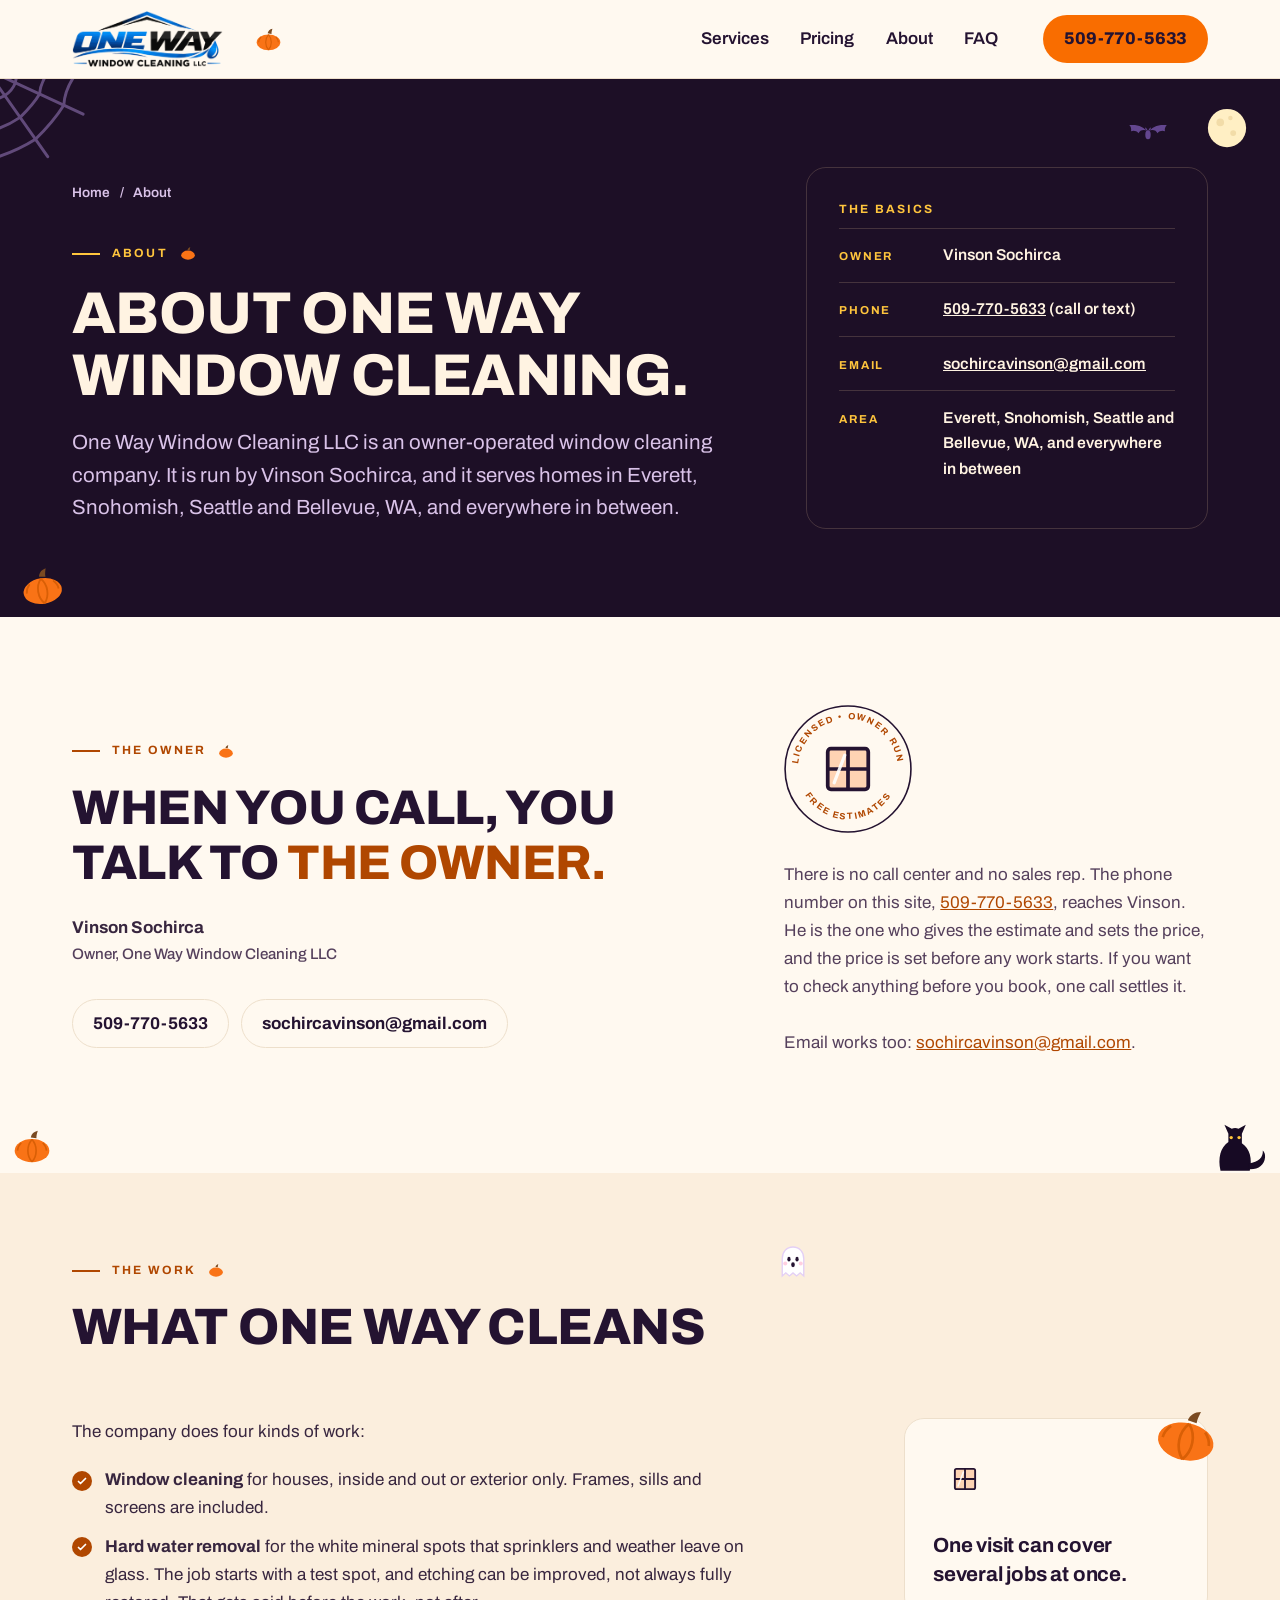
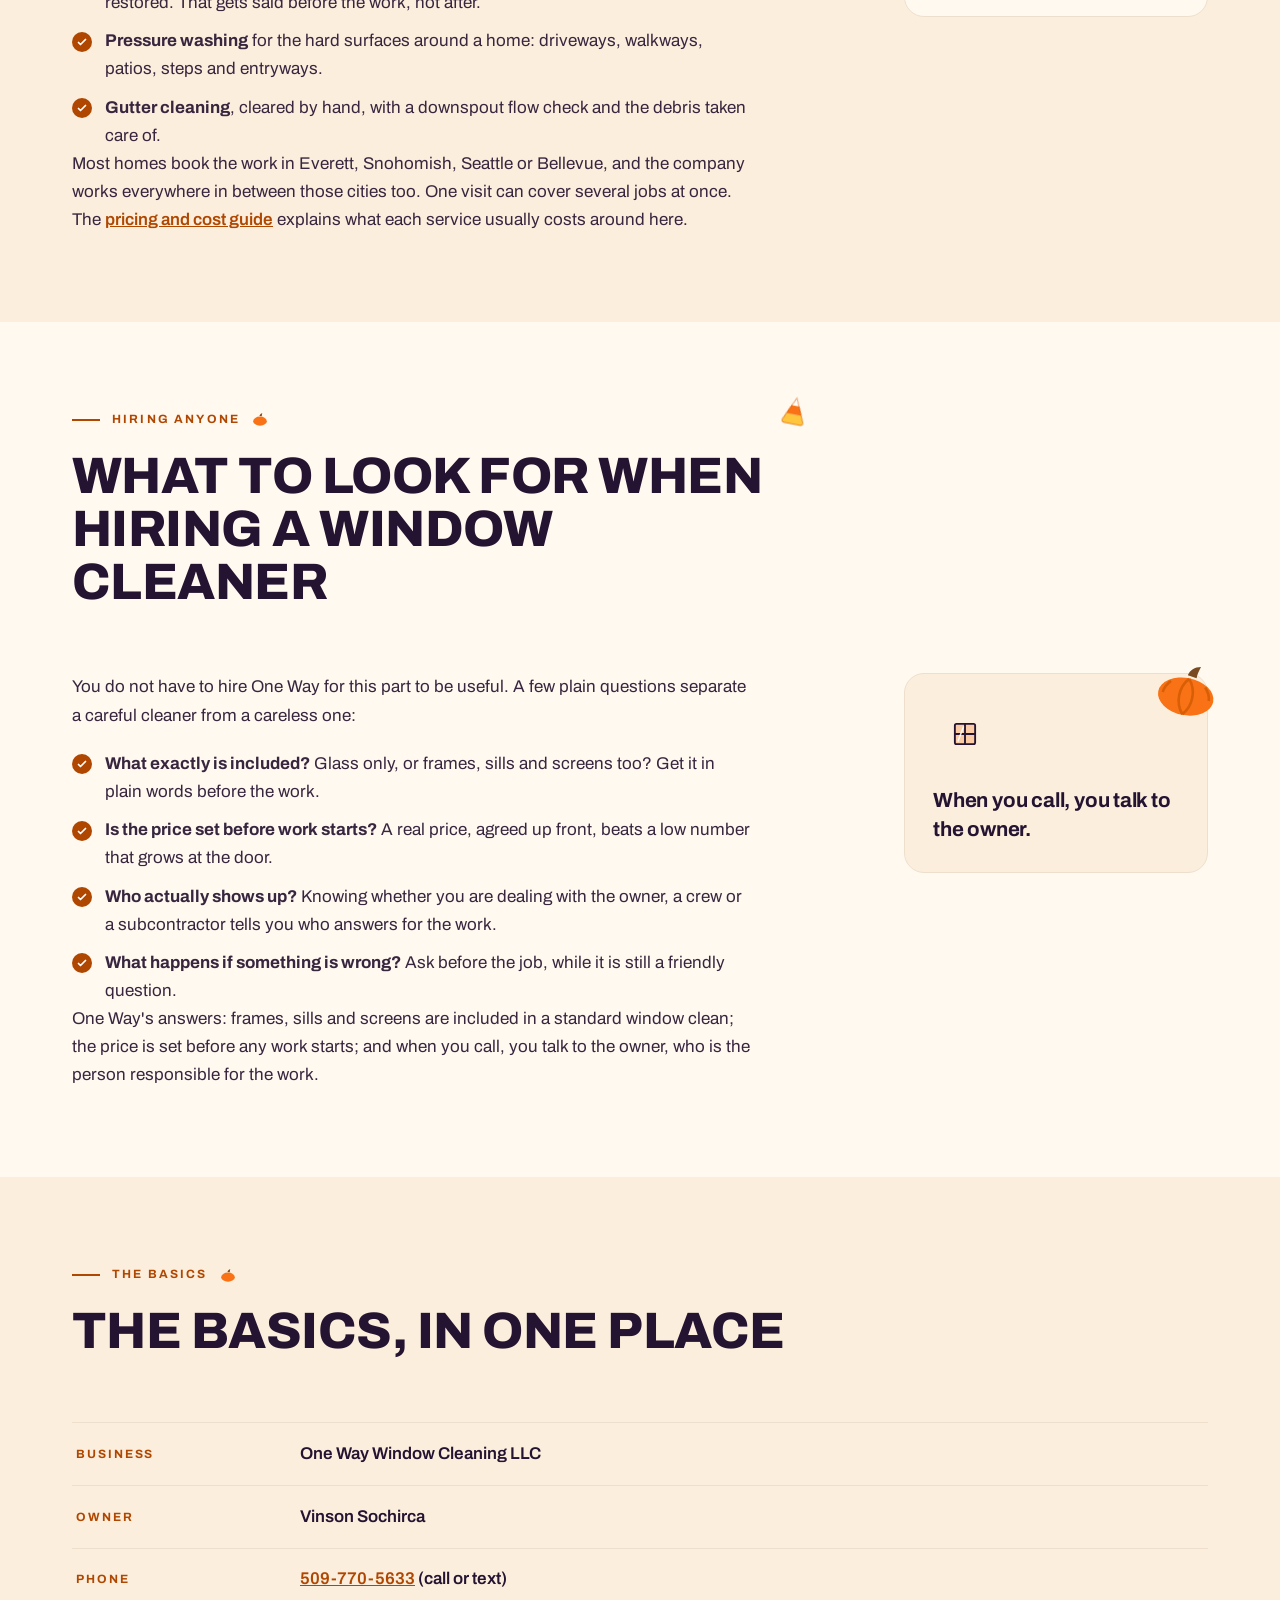
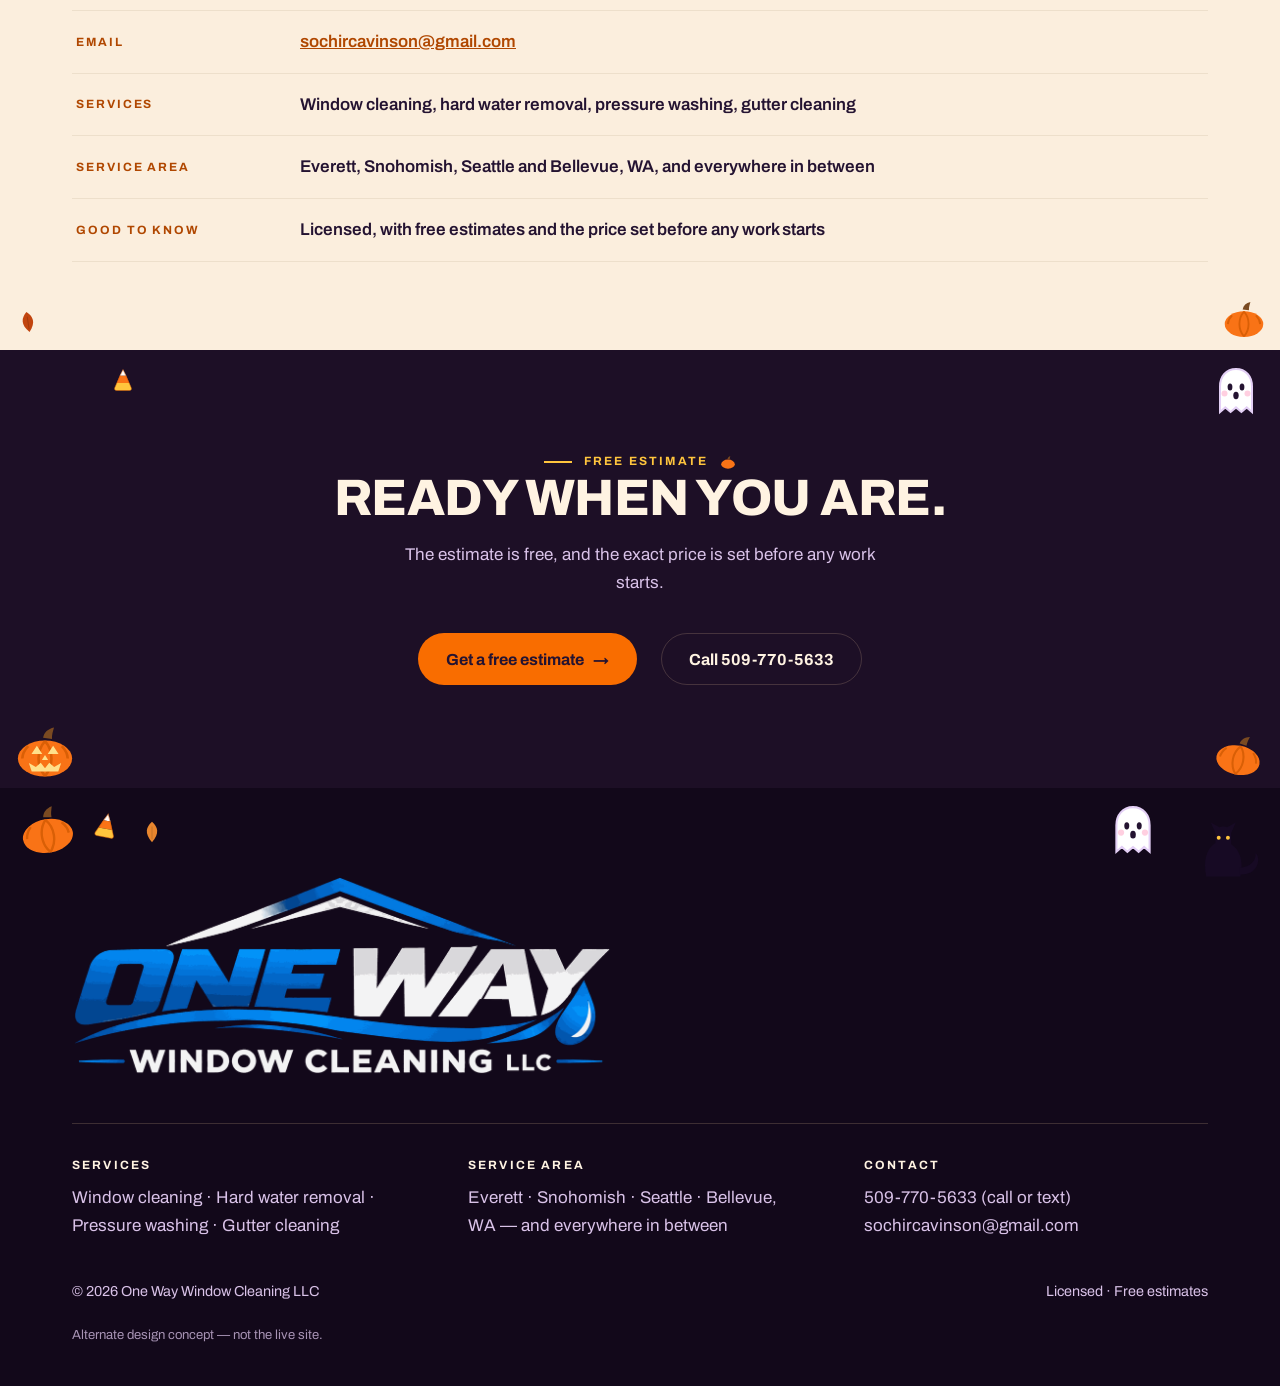
<file: about/index.html>
<!DOCTYPE html>
<html lang="en">
<head>
<meta charset="UTF-8">
<meta name="viewport" content="width=device-width, initial-scale=1">
<title>About | One Way Window Cleaning — Everett &amp; Seattle, WA</title>
<meta name="description" content="One Way Window Cleaning LLC is an owner-operated window cleaning company run by Vinson Sochirca, serving Everett, Snohomish, Seattle and Bellevue, WA. Licensed, with free estimates and the price set before work starts.">
<link rel="icon" href="data:image/svg+xml,%3Csvg xmlns='http://www.w3.org/2000/svg' viewBox='0 0 24 24'%3E%3Crect x='2' y='2' width='20' height='20' rx='2' fill='%231D0F26'/%3E%3Crect x='5.5' y='5.5' width='5.5' height='5.5' fill='%23F96D00'/%3E%3Crect x='13' y='5.5' width='5.5' height='5.5' fill='%23FFFFFF'/%3E%3Crect x='5.5' y='13' width='5.5' height='5.5' fill='%23FFFFFF'/%3E%3Crect x='13' y='13' width='5.5' height='5.5' fill='%23F96D00'/%3E%3C/svg%3E">
<link rel="preconnect" href="https://fonts.googleapis.com">
<link rel="preconnect" href="https://fonts.gstatic.com" crossorigin>
<link href="https://fonts.googleapis.com/css2?family=Archivo:wght@400;500;600;700;800;900&display=swap" rel="stylesheet">
<link rel="stylesheet" href="../styles.css">
</head>
<body>
  <a class="skip" href="#main">Skip to content</a>
  <svg width="0" height="0" style="position:absolute" aria-hidden="true" focusable="false"><defs><symbol id="d-pumpkin" viewBox="0 0 48 40"><path d="M22.5 9c.8-4.2 3.8-7 8.5-8-.8 3-1.8 5.6-1.6 9z" fill="#7A4A21"/><ellipse cx="24" cy="25" rx="21" ry="14" fill="#F97316"/><path d="M24 11.5c-3.4 3.8-5 8.2-5 13.5s1.6 9.7 5 13.5M24 11.5c3.4 3.8 5 8.2 5 13.5s-1.6 9.7-5 13.5" fill="none" stroke="#D95F06" stroke-width="2"/><path d="M11 15.5C8 18.6 6.6 21.6 6.4 25M37 15.5c3 3.1 4.4 6.1 4.6 9.5" fill="none" stroke="#D95F06" stroke-width="2"/></symbol><symbol id="d-jack" viewBox="0 0 48 40"><path d="M22.5 9c.8-4.2 3.8-7 8.5-8-.8 3-1.8 5.6-1.6 9z" fill="#7A4A21"/><ellipse cx="24" cy="25" rx="21" ry="14" fill="#F97316"/><path d="M24 11.5c-3.4 3.8-5 8.2-5 13.5s1.6 9.7 5 13.5M24 11.5c3.4 3.8 5 8.2 5 13.5s-1.6 9.7-5 13.5" fill="none" stroke="#D95F06" stroke-width="2"/><path d="M11 15.5C8 18.6 6.6 21.6 6.4 25M37 15.5c3 3.1 4.4 6.1 4.6 9.5" fill="none" stroke="#D95F06" stroke-width="2"/><path d="M13.5 21.5l4.2-6.4 4.2 6.4zM26.1 21.5l4.2-6.4 4.2 6.4z" fill="#FFE08A"/><path d="M24 22.3l2.4 3.8h-4.8z" fill="#FFE08A"/><path d="M11.5 28.5l5.4 3.2 3.8-3.4 3.3 4.2 3.3-4.2 3.8 3.4 5.4-3.2-2.2 6.6H13.7z" fill="#FFE08A"/></symbol><symbol id="d-leaf" viewBox="0 0 40 40"><path d="M20 3C30 12 33 22 20 37 7 22 10 12 20 3Z" fill="currentColor"/><path d="M19.2 11h1.6v21h-1.6z" fill="#000000" opacity=".16"/></symbol><symbol id="d-bat" viewBox="0 0 64 28"><path d="M29.2 10.2L28 5.8l3.2 2.4zM34.8 10.2L36 5.8l-3.2 2.4z" fill="currentColor"/><path d="M32 13C27 5 18 1.5 7 2.8c2.2 2.3 3 5 2.4 8.2C13 9.6 16.6 10.4 19.4 13.6 21 9.9 25.4 8 32 10.5 38.6 8 43 9.9 44.6 13.6 47.4 10.4 51 9.6 54.6 11 54 8.3 54.8 5.1 57 2.8 46 1.5 37 5 32 13Z" fill="currentColor"/><ellipse cx="32" cy="15.5" rx="3.6" ry="6" fill="currentColor"/></symbol><symbol id="d-moon" viewBox="0 0 48 48"><circle cx="24" cy="24" r="17" fill="#FFEFC4"/><circle cx="18" cy="19" r="3.4" fill="#F2DCA8"/><circle cx="29.5" cy="28.5" r="2.6" fill="#F2DCA8"/><circle cx="27" cy="15" r="2" fill="#F2DCA8"/></symbol><symbol id="d-web" viewBox="0 0 100 100"><g fill="none" stroke="currentColor" stroke-width="2.5" stroke-linecap="round"><path d="M2 2L96 8M2 2L84 40M2 2L54 76M2 2L10 96"/><path d="M30.2 3.8Q26.8 9.5 26.6 13.4Q23.8 20.4 17.6 24.2Q10.4 27.6 4.4 30.2"/><path d="M53.7 5.3Q47.6 14.6 47.1 22.9Q41.6 32 30.6 42.7Q18.6 50.8 6.4 53.7"/><path d="M77.2 6.8Q68.4 19.2 67.6 32.4Q58.8 46.4 43.6 61.2Q27.8 71.2 8.4 77.2"/></g></symbol><symbol id="d-spider" viewBox="0 0 40 64"><path d="M20 0v30" stroke="#241331" stroke-width="2"/><path d="M13.5 39C9 36 5.5 32 4 27M13 43c-4.8-.3-8.8 1-12 3.6M14 47.5C10 50.8 8 54.4 7.6 59M26.5 39C31 36 34.5 32 36 27M27 43c4.8-.3 8.8 1 12 3.6M26 47.5c4 3.3 6 6.9 6.4 11.5" fill="none" stroke="#241331" stroke-width="2" stroke-linecap="round"/><circle cx="20" cy="44" r="7.5" fill="#241331"/><circle cx="20" cy="35.5" r="4.2" fill="#241331"/><circle cx="18.4" cy="34.6" r="1.1" fill="#FFC53D"/><circle cx="21.6" cy="34.6" r="1.1" fill="#FFC53D"/></symbol><symbol id="d-ghost" viewBox="0 0 44 52"><path d="M22 3c9.9 0 16 7.6 16 17.4V46l-5.3-4.6L27.4 46l-5.4-4.6L16.6 46l-5.3-4.6L6 46V20.4C6 10.6 12.1 3 22 3Z" fill="#FFFFFF" stroke="#E3CFF5" stroke-width="2"/><ellipse cx="16" cy="21" rx="2.4" ry="3.5" fill="#241331"/><ellipse cx="28" cy="21" rx="2.4" ry="3.5" fill="#241331"/><ellipse cx="22" cy="29.5" rx="2.7" ry="3.7" fill="#241331"/><circle cx="10.5" cy="27.5" r="3" fill="#FFC7DA" opacity=".85"/><circle cx="33.5" cy="27.5" r="3" fill="#FFC7DA" opacity=".85"/></symbol><symbol id="d-candy" viewBox="0 0 36 40"><path d="M18 2.5L23.5 13H12.5Z" fill="#FFFFFF"/><path d="M12.5 13h11L28.5 25h-21Z" fill="#F97316"/><path d="M7.5 25h21l3.4 8.2c.9 2.2-.7 4.3-3 4.3H7.1c-2.3 0-3.9-2.1-3-4.3Z" fill="#FFC53D"/><path d="M18 2.5L31.9 33.2c.9 2.2-.7 4.3-3 4.3H7.1c-2.3 0-3.9-2.1-3-4.3Z" fill="none" stroke="#D95F06" stroke-width="1.6" opacity=".5"/></symbol><symbol id="d-cat" viewBox="0 0 64 48"><path d="M20 46c-2.5-11 0-21 7-25.5V13L23.5 5 30 8.6c1.8-.8 4.2-.8 6 0L42.5 5 39 13v8.5C46 26 48.5 35 46 46Z" fill="#170A24"/><path d="M45 44.5c8.5.6 14-3.4 14.6-10.6.2-2.4-.6-4.4-2-5.8.4 5.8-3.4 10.4-12.6 11.4Z" fill="#170A24"/><circle cx="29.5" cy="16.5" r="1.5" fill="#FFC53D"/><circle cx="36.5" cy="16.5" r="1.5" fill="#FFC53D"/></symbol><symbol id="d-star" viewBox="0 0 24 24"><path d="M12 1l2.6 8.4L23 12l-8.4 2.6L12 23l-2.6-8.4L1 12l8.4-2.6Z" fill="currentColor"/></symbol></defs></svg>

  <header class="site-head">
    <div class="wrap site-head__inner">
      <a class="mark" href="../" aria-label="One Way Window Cleaning, home">
        <img class="mark__img" src="../assets/logo.png" alt="One Way Window Cleaning LLC" width="1400" height="518">
      </a>
      <svg class="head-deco" aria-hidden="true" focusable="false"><use href="#d-pumpkin"/></svg>
      <nav class="main-nav" aria-label="Main">
        <ul>
          <li><a href="../#services">Services</a></li>
          <li><a href="../pricing/">Pricing</a></li>
          <li><a href="./" aria-current="page">About</a></li>
          <li><a href="../#faq">FAQ</a></li>
        </ul>
      </nav>
      <a class="call-pill" href="tel:+15097705633">509-770-5633</a>
    </div>
  </header>

  <main id="main">
    <div class="phero">
      <svg class="deco " width="118" height="118" style="left:-16px;top:-12px;color:#9A7BC0;opacity:.55" aria-hidden="true" focusable="false"><use href="#d-web"/></svg><svg class="deco " width="54" height="54" style="right:26px;top:22px" aria-hidden="true" focusable="false"><use href="#d-moon"/></svg><svg class="deco deco--hide-s" width="48" height="21" style="right:108px;top:44px;color:#63468F" aria-hidden="true" focusable="false"><use href="#d-bat"/></svg><svg class="deco tilt-l deco--hide-s" width="44" height="37" style="left:20px;bottom:12px" aria-hidden="true" focusable="false"><use href="#d-pumpkin"/></svg>
      <div class="wrap">
        <div class="phero__grid">
          <div>
            <nav class="crumbs" aria-label="Breadcrumb"><a href="../">Home</a><span aria-hidden="true">/</span><span aria-current="page">About</span></nav>
            <p class="eyebrow">About</p>
            <h1 class="display">About One Way Window Cleaning.</h1>
            <p class="lede">One Way Window Cleaning LLC is an owner-operated window cleaning company. It is run by Vinson Sochirca, and it serves homes in Everett, Snohomish, Seattle and Bellevue, WA, and everywhere in between.</p>
          </div>
          <aside class="phero__panel" aria-label="One Way Window Cleaning basics">
            <p class="p-title">The basics</p>
            <dl class="p-spec">
              <div><dt>Owner</dt><dd>Vinson Sochirca</dd></div>
              <div><dt>Phone</dt><dd><a href="tel:+15097705633">509-770-5633</a> (call or text)</dd></div>
              <div><dt>Email</dt><dd><a href="mailto:sochircavinson@gmail.com">sochircavinson@gmail.com</a></dd></div>
              <div><dt>Area</dt><dd>Everett, Snohomish, Seattle and Bellevue, WA, and everywhere in between</dd></div>
            </dl>
          </aside>
        </div>
      </div>
    </div>

    <section class="block deco-sec" aria-labelledby="h-owner">
      <svg class="deco " width="72" height="54" style="right:10px;bottom:0" aria-hidden="true" focusable="false"><use href="#d-cat"/></svg><svg class="deco " width="40" height="33" style="left:12px;bottom:10px" aria-hidden="true" focusable="false"><use href="#d-pumpkin"/></svg>
      <div class="wrap">
        <div class="owner-grid">
          <div>
            <p class="eyebrow">The owner</p>
            <p class="owner-quote" id="h-owner">When you call, you talk to <span class="hl">the owner.</span></p>
            <p class="owner-by">Vinson Sochirca<span>Owner, One Way Window Cleaning LLC</span></p>
            <div class="owner-contact">
              <a href="tel:+15097705633">509-770-5633</a>
              <a href="mailto:sochircavinson@gmail.com">sochircavinson@gmail.com</a>
            </div>
          </div>
          <div class="owner-side">
            <svg class="owner-badge" viewBox="0 0 120 120" aria-hidden="true">
              <defs>
                <path id="badge-top" d="M13.2 55.9 A47 47 0 0 1 106.8 55.9"/>
                <path id="badge-bot" d="M18.5 82.1 A47 47 0 0 0 101.5 82.1"/>
              </defs>
              <circle cx="60" cy="60" r="59" fill="none" stroke="#241331" stroke-width="1.5"/>
              <text font-size="8.5" font-weight="700" letter-spacing="1.5" fill="#B04700"><textPath href="#badge-top" startOffset="50%" text-anchor="middle">LICENSED • OWNER RUN</textPath></text>
              <text font-size="8.5" font-weight="700" letter-spacing="1.5" fill="#B04700"><textPath href="#badge-bot" startOffset="50%" text-anchor="middle">FREE ESTIMATES</textPath></text>
              <rect x="41" y="41" width="38" height="38" rx="3" fill="#F97316" fill-opacity=".28" stroke="#241331" stroke-width="3.5"/>
              <path d="M60 41v38M41 60h38" stroke="#241331" stroke-width="3.5"/>
              <path d="M47 73 L57 47" stroke="#fff" stroke-width="3" stroke-linecap="round" opacity=".9"/>
            </svg>
            <p>There is no call center and no sales rep. The phone number on this site, <a href="tel:+15097705633">509-770-5633</a>, reaches Vinson. He is the one who gives the estimate and sets the price, and the price is set before any work starts. If you want to check anything before you book, one call settles it.</p>
            <p>Email works too: <a href="mailto:sochircavinson@gmail.com">sochircavinson@gmail.com</a>.</p>
          </div>
        </div>
      </div>
    </section>

    <section class="block block--alt" aria-labelledby="h-cleans">
      <div class="wrap">
        <div class="sec-head">
          <p class="eyebrow">The work</p>
          <svg class="deco deco--hide-s" width="30" height="35" style="right:0;top:-16px" aria-hidden="true" focusable="false"><use href="#d-ghost"/></svg>
          <h2 class="display" id="h-cleans">What One Way cleans</h2>
        </div>
        <div class="prose-grid">
        <div class="prose">
          <p>The company does four kinds of work:</p>
          <ul class="checks">
            <li><span><b>Window cleaning</b> for houses, inside and out or exterior only. Frames, sills and screens are included.</span></li>
            <li><span><b>Hard water removal</b> for the white mineral spots that sprinklers and weather leave on glass. The job starts with a test spot, and etching can be improved, not always fully restored. That gets said before the work, not after.</span></li>
            <li><span><b>Pressure washing</b> for the hard surfaces around a home: driveways, walkways, patios, steps and entryways.</span></li>
            <li><span><b>Gutter cleaning</b>, cleared by hand, with a downspout flow check and the debris taken care of.</span></li>
          </ul>
          <p>Most homes book the work in Everett, Snohomish, Seattle or Bellevue, and the company works everywhere in between those cities too. One visit can cover several jobs at once. The <a href="../pricing/">pricing and cost guide</a> explains what each service usually costs around here.</p>
        </div>
        <aside class="aside-card" aria-hidden="true">
          <svg viewBox="0 0 120 120" focusable="false"><rect x="41" y="41" width="38" height="38" rx="3" fill="#F97316" fill-opacity=".28" stroke="#241331" stroke-width="3.5"/><path d="M60 41v38M41 60h38" stroke="#241331" stroke-width="3.5"/><path d="M47 73 L57 47" stroke="#fff" stroke-width="3" stroke-linecap="round" opacity=".9"/></svg><svg class="deco tilt-r" width="36" height="30" style="right:-12px;top:-16px" aria-hidden="true" focusable="false"><use href="#d-pumpkin"/></svg>
          <p>One visit can cover several jobs at once.</p>
        </aside>
        </div>
      </div>
    </section>

    <section class="block" aria-labelledby="h-hire">
      <div class="wrap">
        <div class="sec-head">
          <p class="eyebrow">Hiring anyone</p>
          <svg class="deco tilt-r deco--hide-s" width="27" height="30" style="right:0;top:-14px" aria-hidden="true" focusable="false"><use href="#d-candy"/></svg>
          <h2 class="display" id="h-hire">What to look for when hiring a window cleaner</h2>
        </div>
        <div class="prose-grid">
        <div class="prose">
          <p>You do not have to hire One Way for this part to be useful. A few plain questions separate a careful cleaner from a careless one:</p>
          <ul class="checks">
            <li><span><b>What exactly is included?</b> Glass only, or frames, sills and screens too? Get it in plain words before the work.</span></li>
            <li><span><b>Is the price set before work starts?</b> A real price, agreed up front, beats a low number that grows at the door.</span></li>
            <li><span><b>Who actually shows up?</b> Knowing whether you are dealing with the owner, a crew or a subcontractor tells you who answers for the work.</span></li>
            <li><span><b>What happens if something is wrong?</b> Ask before the job, while it is still a friendly question.</span></li>
          </ul>
          <p>One Way's answers: frames, sills and screens are included in a standard window clean; the price is set before any work starts; and when you call, you talk to the owner, who is the person responsible for the work.</p>
        </div>
        <aside class="aside-card" aria-hidden="true">
          <svg viewBox="0 0 120 120" focusable="false"><rect x="41" y="41" width="38" height="38" rx="3" fill="#F97316" fill-opacity=".28" stroke="#241331" stroke-width="3.5"/><path d="M60 41v38M41 60h38" stroke="#241331" stroke-width="3.5"/><path d="M47 73 L57 47" stroke="#fff" stroke-width="3" stroke-linecap="round" opacity=".9"/></svg><svg class="deco tilt-r" width="36" height="30" style="right:-12px;top:-16px" aria-hidden="true" focusable="false"><use href="#d-pumpkin"/></svg>
          <p>When you call, you talk to the owner.</p>
        </aside>
        </div>
      </div>
    </section>

    <section class="block block--alt deco-sec" aria-labelledby="h-basics">
      <svg class="deco " width="44" height="37" style="right:14px;bottom:12px" aria-hidden="true" focusable="false"><use href="#d-pumpkin"/></svg><svg class="deco tilt-l deco--hide-s" width="24" height="24" style="left:16px;bottom:16px;color:#C1440E" aria-hidden="true" focusable="false"><use href="#d-leaf"/></svg>
      <div class="wrap">
        <div class="sec-head">
          <p class="eyebrow">The basics</p>
          <h2 class="display" id="h-basics">The basics, in one place</h2>
        </div>
        <dl class="spec">
          <div><dt>Business</dt><dd>One Way Window Cleaning LLC</dd></div>
          <div><dt>Owner</dt><dd>Vinson Sochirca</dd></div>
          <div><dt>Phone</dt><dd><a href="tel:+15097705633">509-770-5633</a> (call or text)</dd></div>
          <div><dt>Email</dt><dd><a href="mailto:sochircavinson@gmail.com">sochircavinson@gmail.com</a></dd></div>
          <div><dt>Services</dt><dd>Window cleaning, hard water removal, pressure washing, gutter cleaning</dd></div>
          <div><dt>Service area</dt><dd>Everett, Snohomish, Seattle and Bellevue, WA, and everywhere in between</dd></div>
          <div><dt>Good to know</dt><dd>Licensed, with free estimates and the price set before any work starts</dd></div>
        </dl>
      </div>
    </section>

    <section class="cta" aria-labelledby="h-cta">
      <svg class="deco " width="62" height="52" style="left:14px;bottom:10px" aria-hidden="true" focusable="false"><use href="#d-jack"/></svg><svg class="deco tilt-r" width="50" height="42" style="right:16px;bottom:12px" aria-hidden="true" focusable="false"><use href="#d-pumpkin"/></svg><svg class="deco deco--bob deco--hide-s" width="44" height="52" style="right:22px;top:16px" aria-hidden="true" focusable="false"><use href="#d-ghost"/></svg><svg class="deco deco--hide-s" width="22" height="24" style="left:112px;top:18px" aria-hidden="true" focusable="false"><use href="#d-candy"/></svg>
      <div class="wrap">
        <p class="eyebrow">Free estimate</p>
        <h2 class="display" id="h-cta">Ready when you are.</h2>
        <p>The estimate is free, and the exact price is set before any work starts.</p>
        <div class="cta__actions">
          <a class="btn btn--azure" href="../#estimate"><span>Get a free estimate</span><span class="arr" aria-hidden="true">→</span></a>
          <a class="btn btn--ghost" href="tel:+15097705633"><span>Call 509-770-5633</span></a>
        </div>
      </div>
    </section>
  </main>

  <footer class="foot">
    <svg class="deco tilt-l" width="58" height="48" style="left:18px;top:18px" aria-hidden="true" focusable="false"><use href="#d-pumpkin"/></svg><svg class="deco tilt-r" width="24" height="27" style="left:94px;top:24px" aria-hidden="true" focusable="false"><use href="#d-candy"/></svg><svg class="deco deco--hide-s" width="24" height="24" style="left:140px;top:32px;color:#E8862E" aria-hidden="true" focusable="false"><use href="#d-leaf"/></svg><svg class="deco deco--hide-s" width="84" height="63" style="right:16px;top:28px" aria-hidden="true" focusable="false"><use href="#d-cat"/></svg><svg class="deco deco--bob2 deco--hide-s" width="46" height="54" style="right:124px;top:16px" aria-hidden="true" focusable="false"><use href="#d-ghost"/></svg>
    <div class="wrap">
      <img class="foot__logo" src="../assets/logo-dark.png" alt="One Way Window Cleaning LLC" width="1100" height="407">
      <div class="foot__cols">
        <p><b>Services</b>Window cleaning · Hard water removal · Pressure washing · Gutter cleaning</p>
        <p><b>Service area</b>Everett · Snohomish · Seattle · Bellevue, WA — and everywhere in between</p>
        <p><b>Contact</b><a href="tel:+15097705633">509-770-5633</a> (call or text)<br><a href="mailto:sochircavinson@gmail.com">sochircavinson@gmail.com</a></p>
      </div>
      <div class="foot__base">
        <span>© <span id="yr">2026</span> One Way Window Cleaning LLC</span>
        <span>Licensed · Free estimates</span>
      </div>
      <p class="foot__fine">Alternate design concept — not the live site.</p>
    </div>
  </footer>

  <script src="../main.js" defer></script>
</body>
</html>
</file>
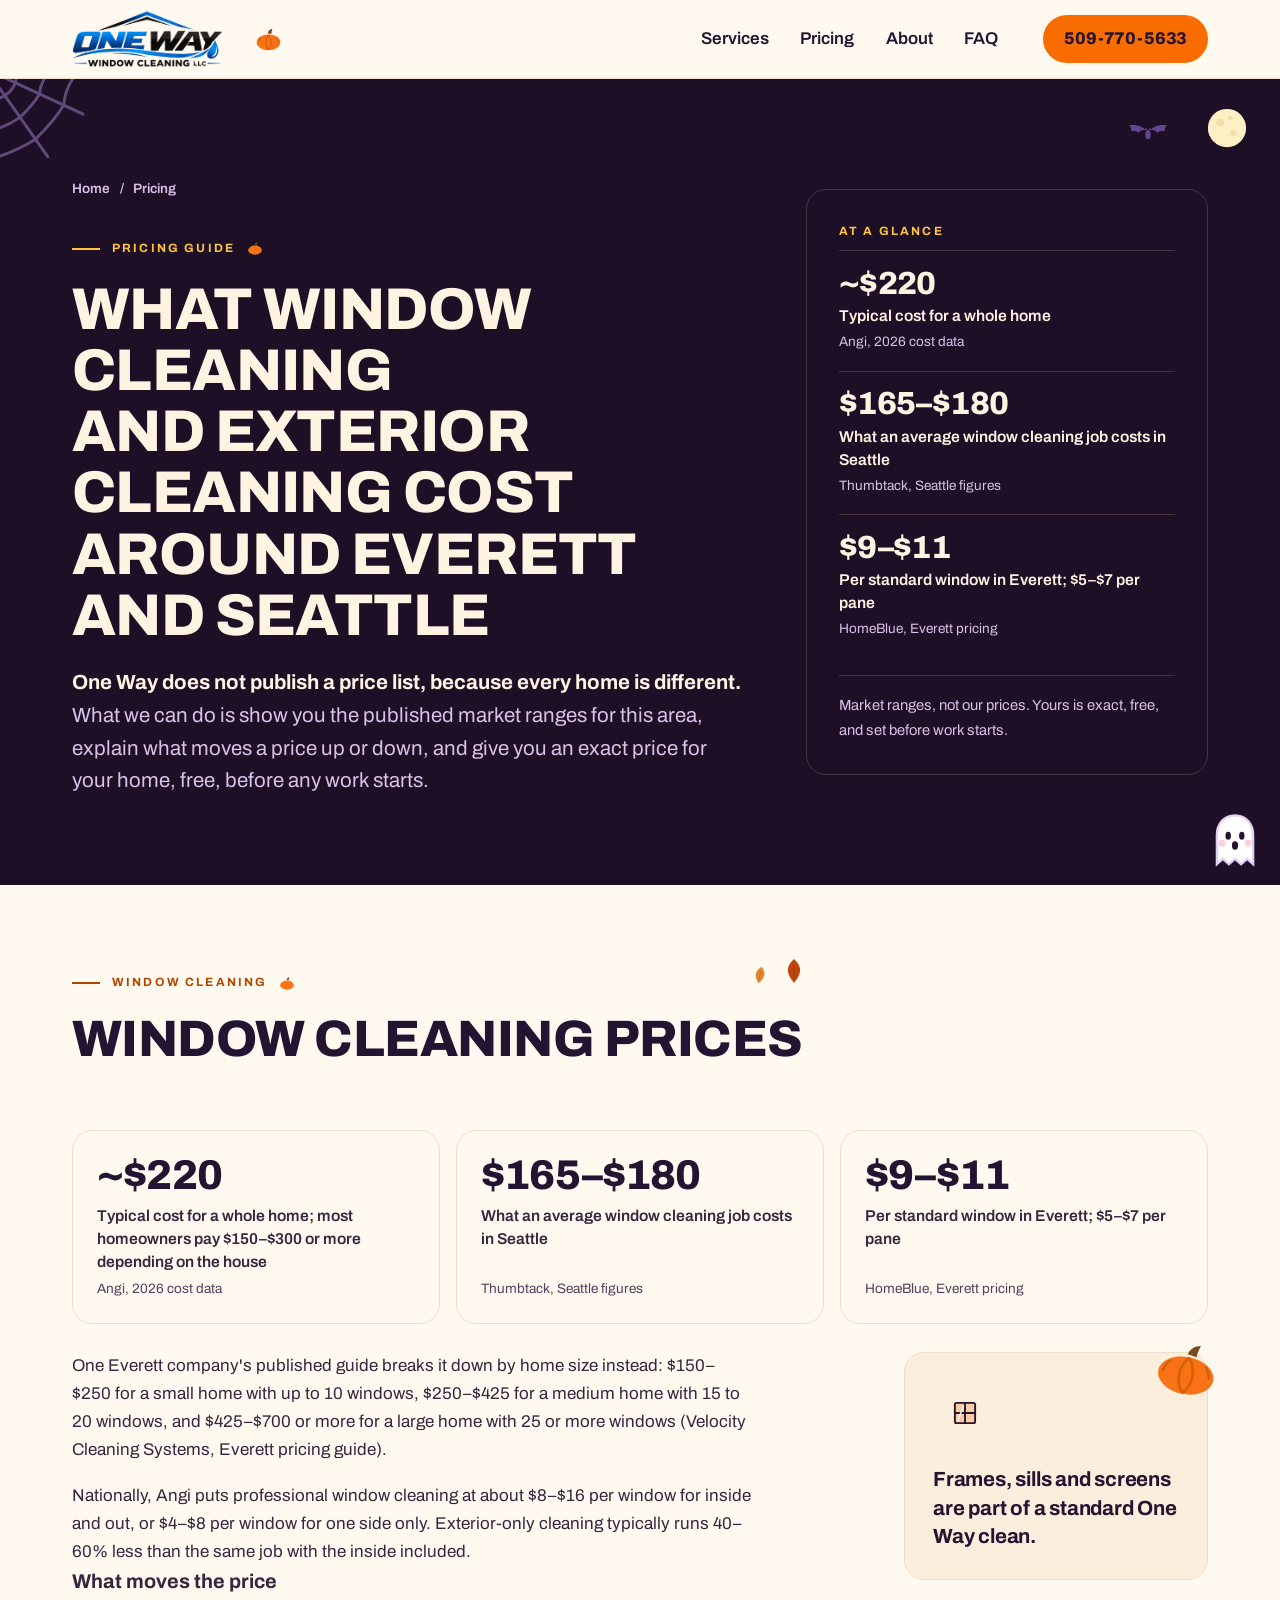
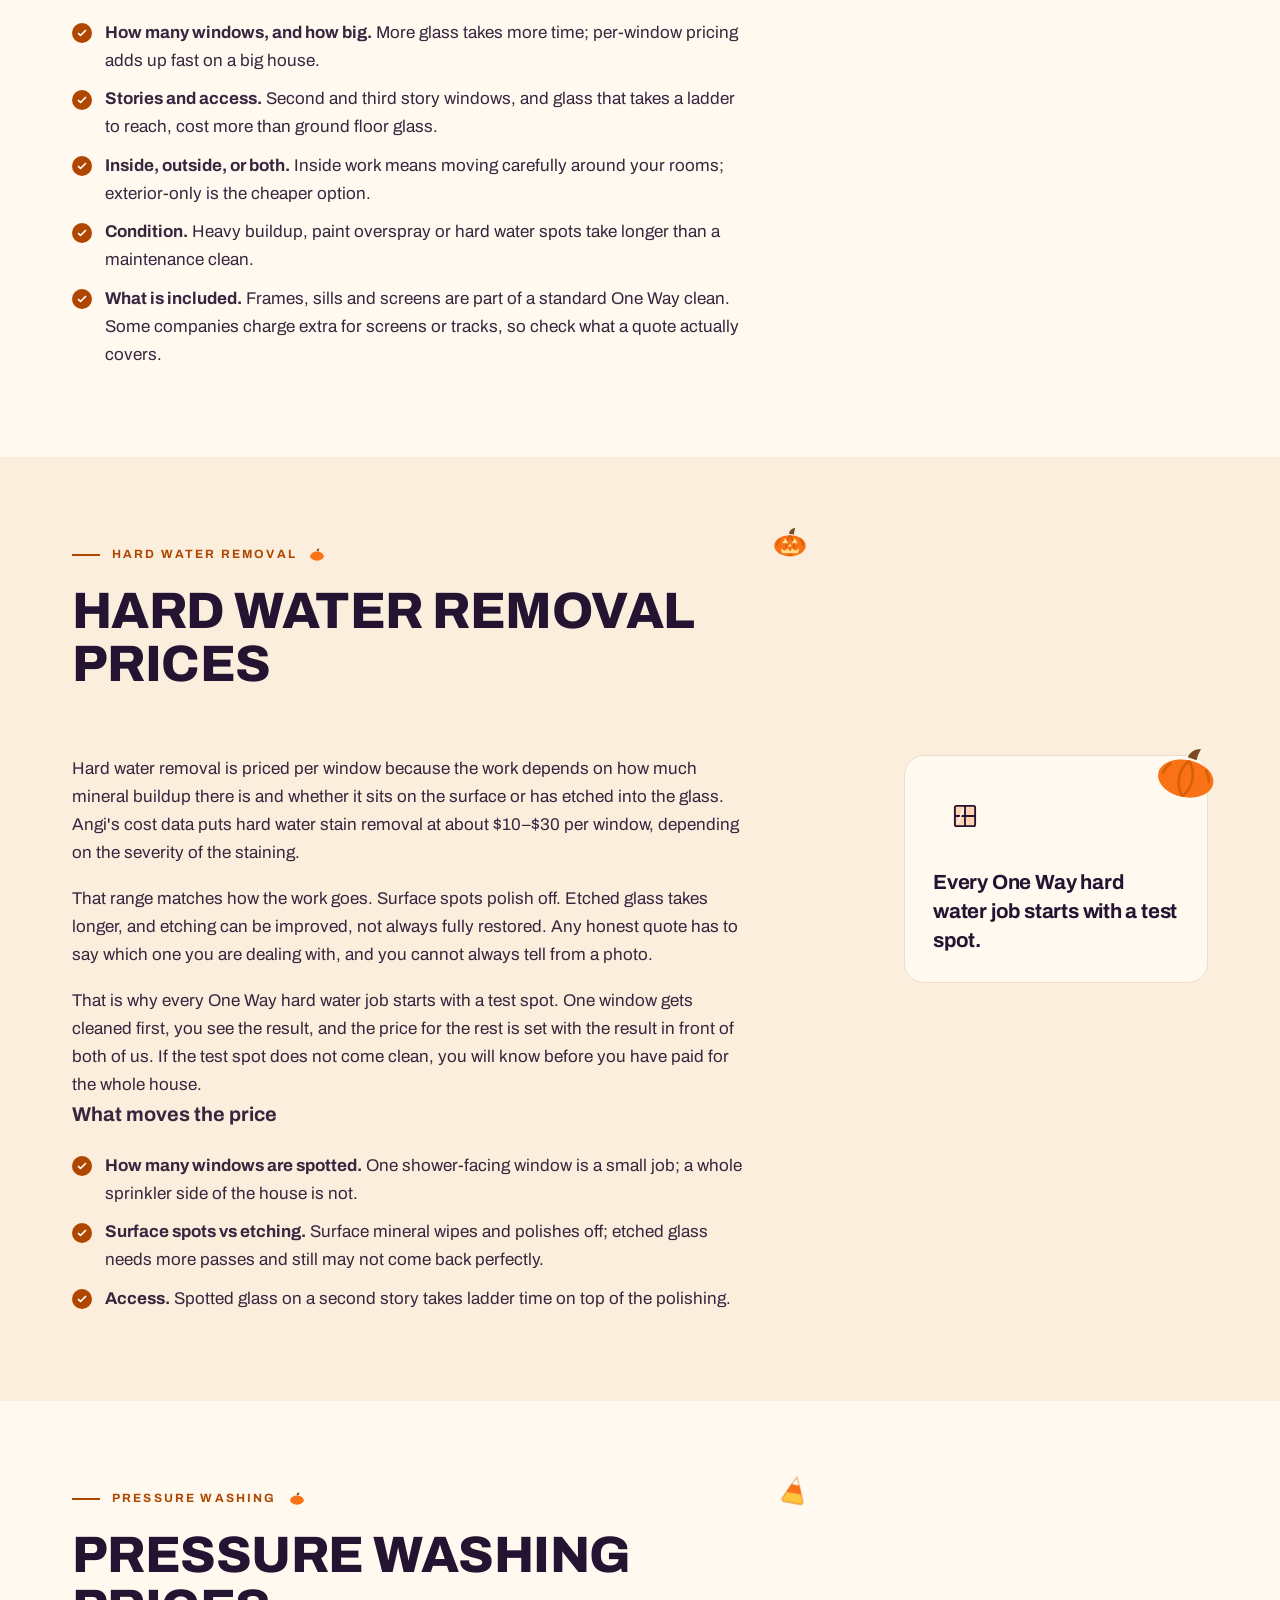
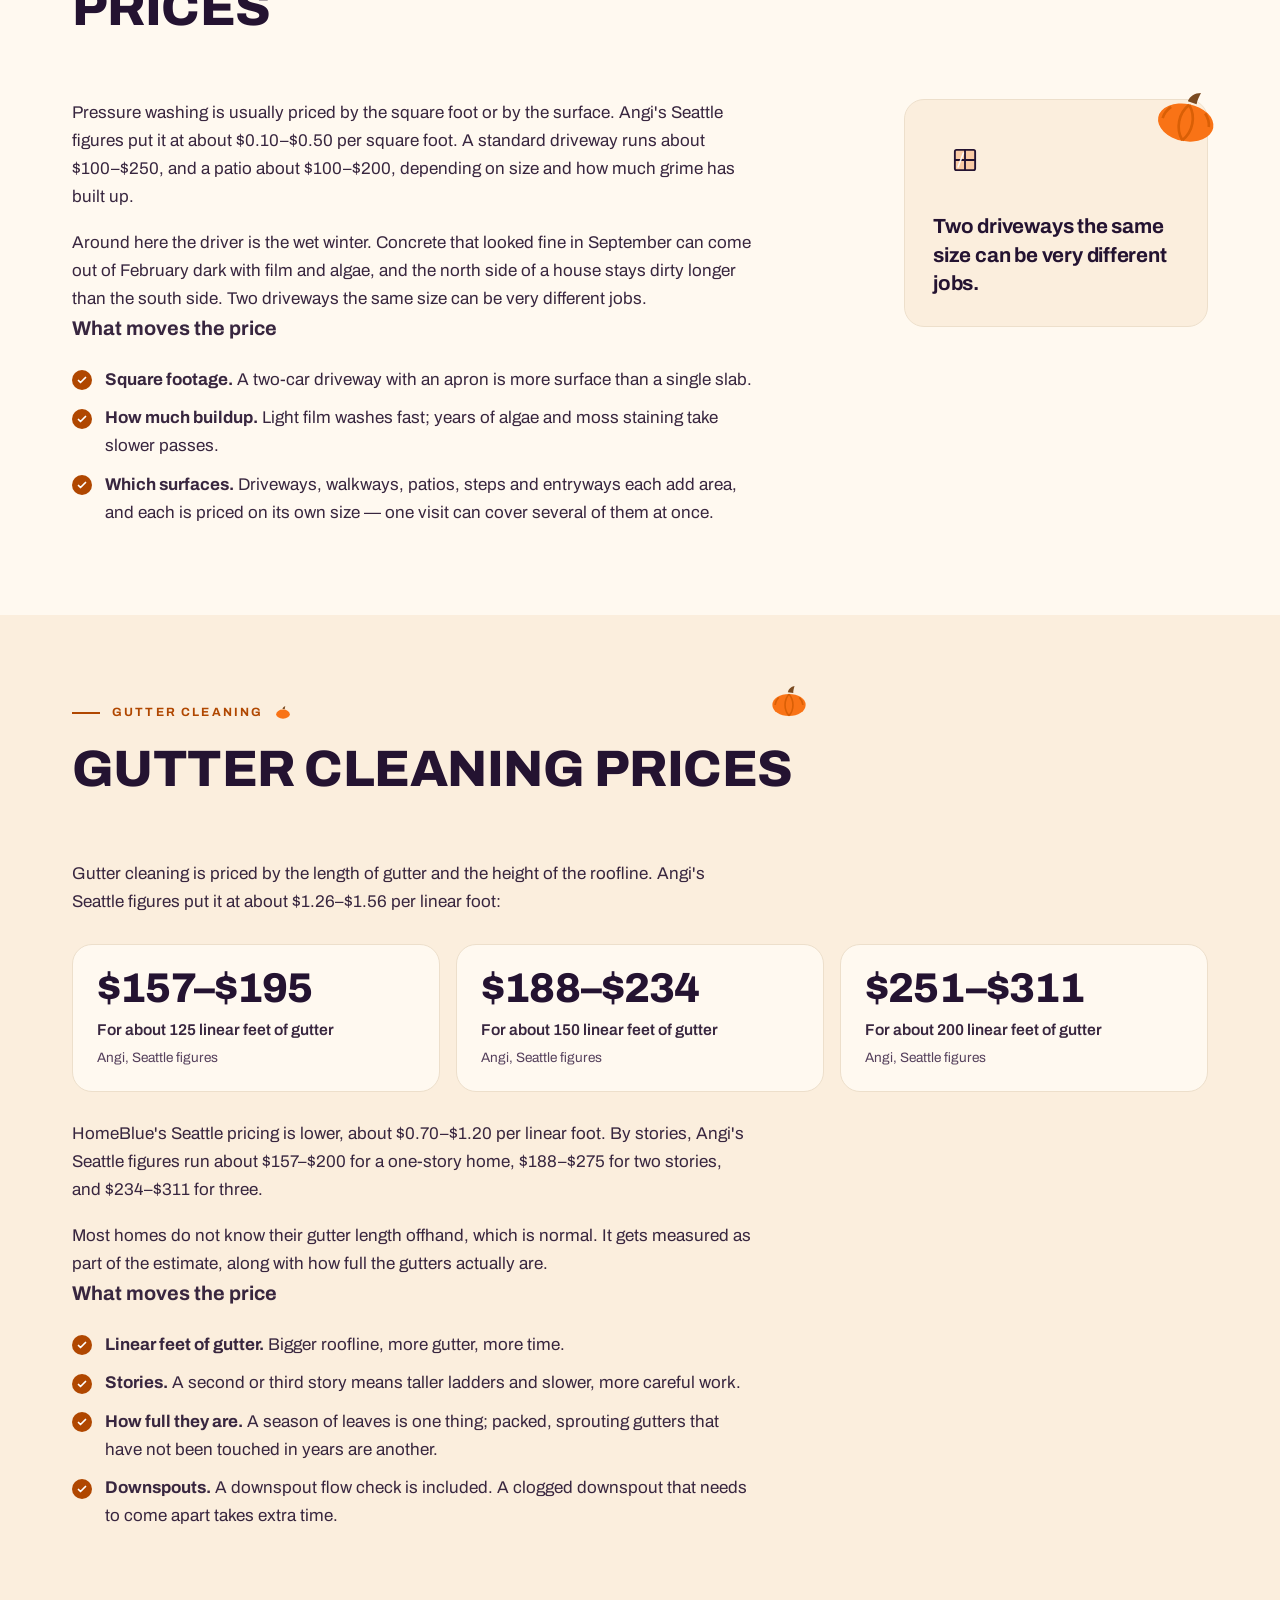
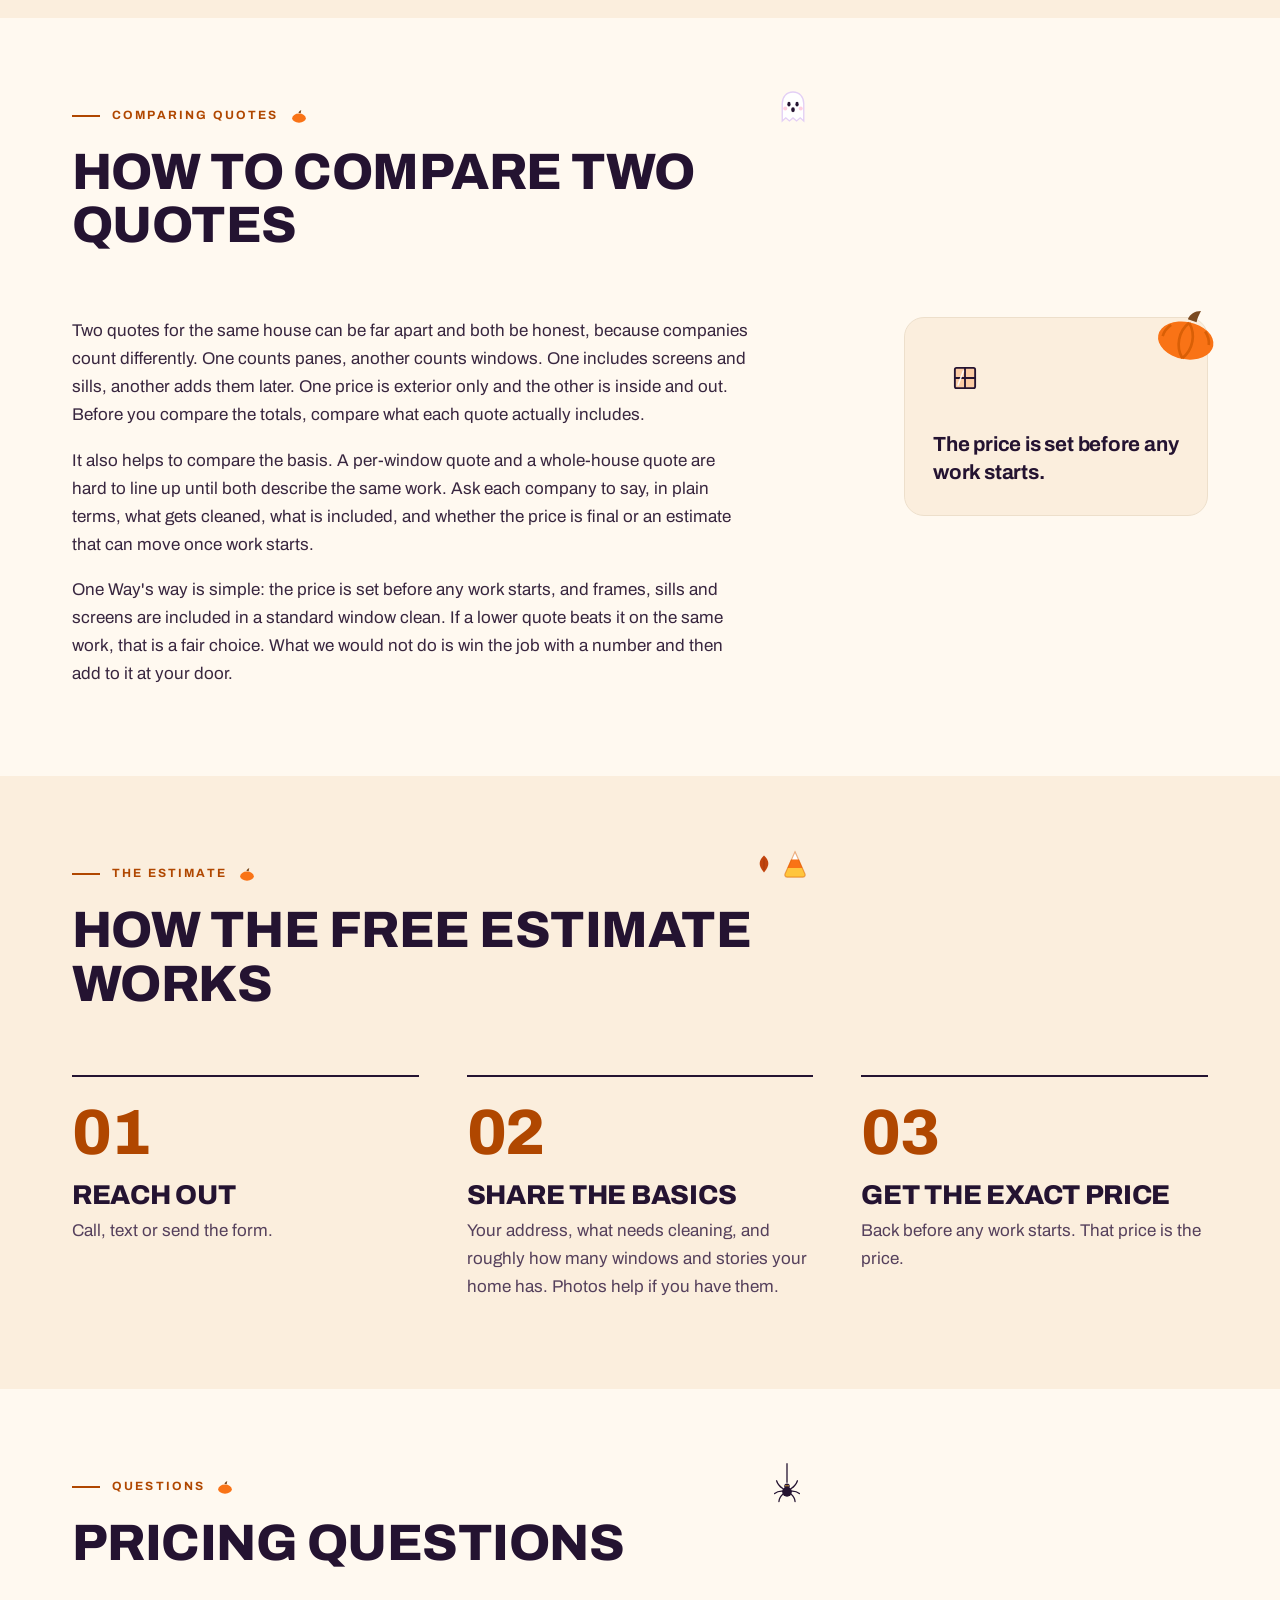
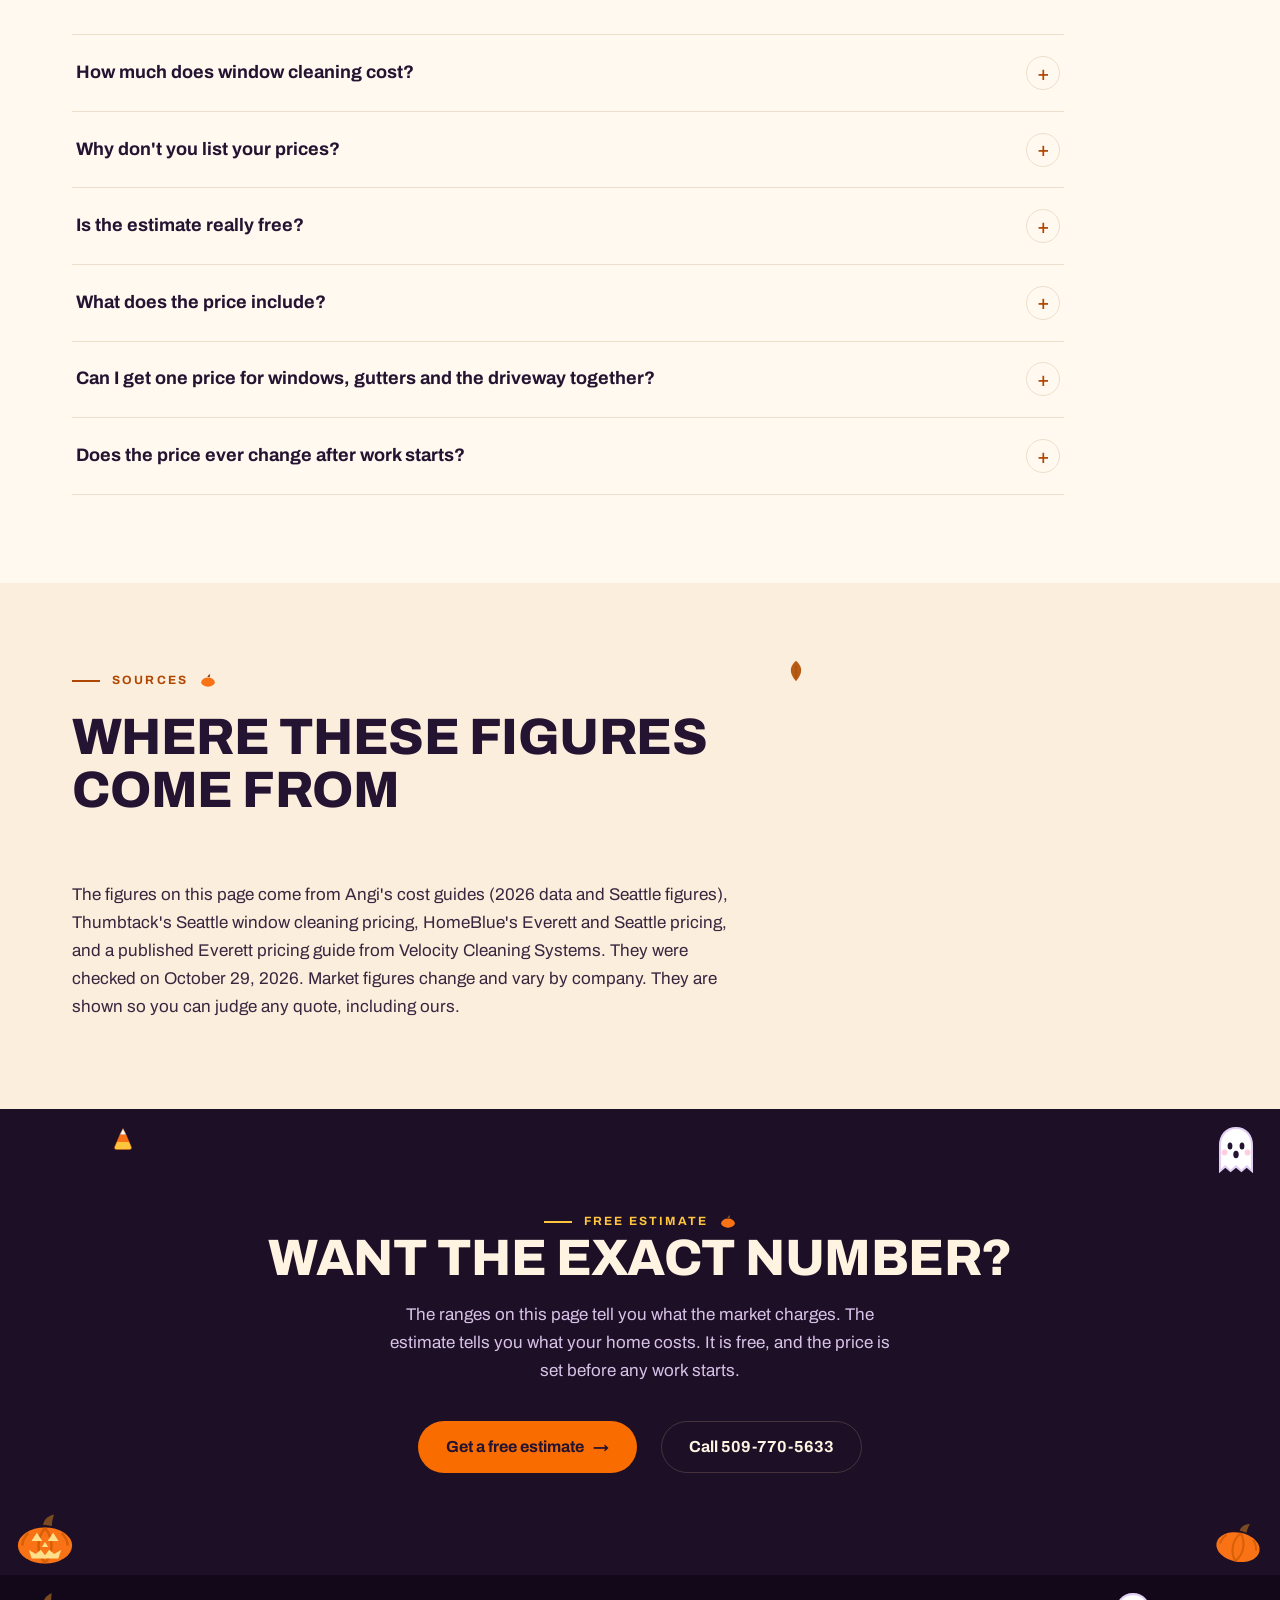
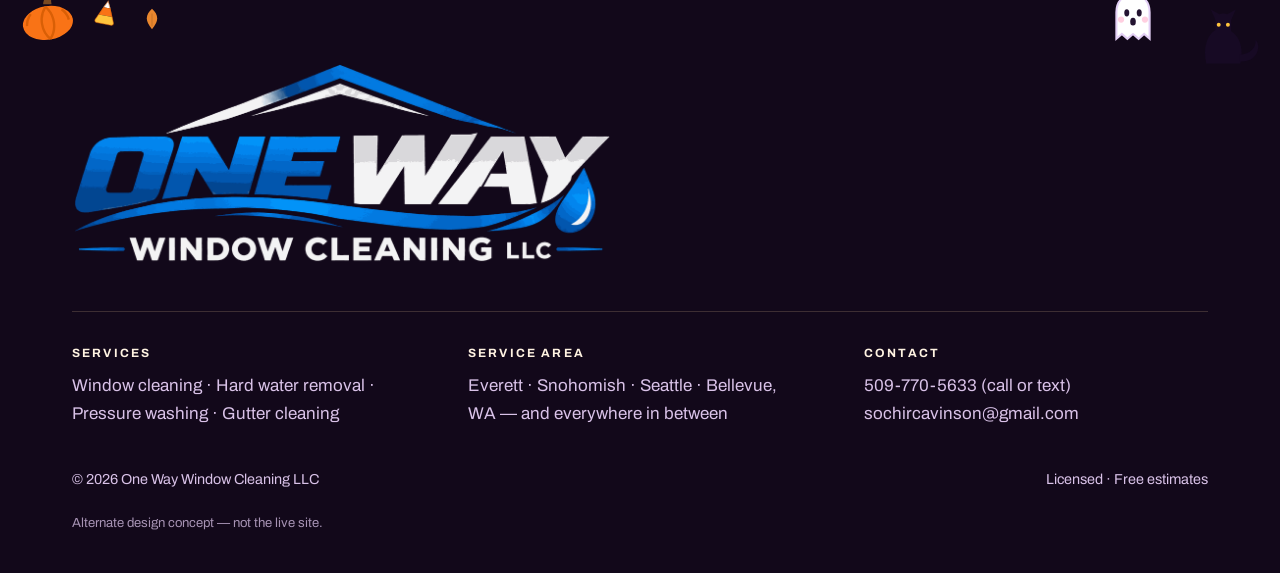
<file: pricing/index.html>
<!DOCTYPE html>
<html lang="en">
<head>
<meta charset="UTF-8">
<meta name="viewport" content="width=device-width, initial-scale=1">
<title>Pricing &amp; Cost Guide | One Way Window Cleaning — Everett &amp; Seattle, WA</title>
<meta name="description" content="What window cleaning, hard water removal, pressure washing and gutter cleaning typically cost around Everett and Seattle, WA — published market ranges explained, plus how One Way's free, exact estimate works.">
<link rel="icon" href="data:image/svg+xml,%3Csvg xmlns='http://www.w3.org/2000/svg' viewBox='0 0 24 24'%3E%3Crect x='2' y='2' width='20' height='20' rx='2' fill='%231D0F26'/%3E%3Crect x='5.5' y='5.5' width='5.5' height='5.5' fill='%23F96D00'/%3E%3Crect x='13' y='5.5' width='5.5' height='5.5' fill='%23FFFFFF'/%3E%3Crect x='5.5' y='13' width='5.5' height='5.5' fill='%23FFFFFF'/%3E%3Crect x='13' y='13' width='5.5' height='5.5' fill='%23F96D00'/%3E%3C/svg%3E">
<link rel="preconnect" href="https://fonts.googleapis.com">
<link rel="preconnect" href="https://fonts.gstatic.com" crossorigin>
<link href="https://fonts.googleapis.com/css2?family=Archivo:wght@400;500;600;700;800;900&display=swap" rel="stylesheet">
<link rel="stylesheet" href="../styles.css">
</head>
<body>
  <a class="skip" href="#main">Skip to content</a>
  <svg width="0" height="0" style="position:absolute" aria-hidden="true" focusable="false"><defs><symbol id="d-pumpkin" viewBox="0 0 48 40"><path d="M22.5 9c.8-4.2 3.8-7 8.5-8-.8 3-1.8 5.6-1.6 9z" fill="#7A4A21"/><ellipse cx="24" cy="25" rx="21" ry="14" fill="#F97316"/><path d="M24 11.5c-3.4 3.8-5 8.2-5 13.5s1.6 9.7 5 13.5M24 11.5c3.4 3.8 5 8.2 5 13.5s-1.6 9.7-5 13.5" fill="none" stroke="#D95F06" stroke-width="2"/><path d="M11 15.5C8 18.6 6.6 21.6 6.4 25M37 15.5c3 3.1 4.4 6.1 4.6 9.5" fill="none" stroke="#D95F06" stroke-width="2"/></symbol><symbol id="d-jack" viewBox="0 0 48 40"><path d="M22.5 9c.8-4.2 3.8-7 8.5-8-.8 3-1.8 5.6-1.6 9z" fill="#7A4A21"/><ellipse cx="24" cy="25" rx="21" ry="14" fill="#F97316"/><path d="M24 11.5c-3.4 3.8-5 8.2-5 13.5s1.6 9.7 5 13.5M24 11.5c3.4 3.8 5 8.2 5 13.5s-1.6 9.7-5 13.5" fill="none" stroke="#D95F06" stroke-width="2"/><path d="M11 15.5C8 18.6 6.6 21.6 6.4 25M37 15.5c3 3.1 4.4 6.1 4.6 9.5" fill="none" stroke="#D95F06" stroke-width="2"/><path d="M13.5 21.5l4.2-6.4 4.2 6.4zM26.1 21.5l4.2-6.4 4.2 6.4z" fill="#FFE08A"/><path d="M24 22.3l2.4 3.8h-4.8z" fill="#FFE08A"/><path d="M11.5 28.5l5.4 3.2 3.8-3.4 3.3 4.2 3.3-4.2 3.8 3.4 5.4-3.2-2.2 6.6H13.7z" fill="#FFE08A"/></symbol><symbol id="d-leaf" viewBox="0 0 40 40"><path d="M20 3C30 12 33 22 20 37 7 22 10 12 20 3Z" fill="currentColor"/><path d="M19.2 11h1.6v21h-1.6z" fill="#000000" opacity=".16"/></symbol><symbol id="d-bat" viewBox="0 0 64 28"><path d="M29.2 10.2L28 5.8l3.2 2.4zM34.8 10.2L36 5.8l-3.2 2.4z" fill="currentColor"/><path d="M32 13C27 5 18 1.5 7 2.8c2.2 2.3 3 5 2.4 8.2C13 9.6 16.6 10.4 19.4 13.6 21 9.9 25.4 8 32 10.5 38.6 8 43 9.9 44.6 13.6 47.4 10.4 51 9.6 54.6 11 54 8.3 54.8 5.1 57 2.8 46 1.5 37 5 32 13Z" fill="currentColor"/><ellipse cx="32" cy="15.5" rx="3.6" ry="6" fill="currentColor"/></symbol><symbol id="d-moon" viewBox="0 0 48 48"><circle cx="24" cy="24" r="17" fill="#FFEFC4"/><circle cx="18" cy="19" r="3.4" fill="#F2DCA8"/><circle cx="29.5" cy="28.5" r="2.6" fill="#F2DCA8"/><circle cx="27" cy="15" r="2" fill="#F2DCA8"/></symbol><symbol id="d-web" viewBox="0 0 100 100"><g fill="none" stroke="currentColor" stroke-width="2.5" stroke-linecap="round"><path d="M2 2L96 8M2 2L84 40M2 2L54 76M2 2L10 96"/><path d="M30.2 3.8Q26.8 9.5 26.6 13.4Q23.8 20.4 17.6 24.2Q10.4 27.6 4.4 30.2"/><path d="M53.7 5.3Q47.6 14.6 47.1 22.9Q41.6 32 30.6 42.7Q18.6 50.8 6.4 53.7"/><path d="M77.2 6.8Q68.4 19.2 67.6 32.4Q58.8 46.4 43.6 61.2Q27.8 71.2 8.4 77.2"/></g></symbol><symbol id="d-spider" viewBox="0 0 40 64"><path d="M20 0v30" stroke="#241331" stroke-width="2"/><path d="M13.5 39C9 36 5.5 32 4 27M13 43c-4.8-.3-8.8 1-12 3.6M14 47.5C10 50.8 8 54.4 7.6 59M26.5 39C31 36 34.5 32 36 27M27 43c4.8-.3 8.8 1 12 3.6M26 47.5c4 3.3 6 6.9 6.4 11.5" fill="none" stroke="#241331" stroke-width="2" stroke-linecap="round"/><circle cx="20" cy="44" r="7.5" fill="#241331"/><circle cx="20" cy="35.5" r="4.2" fill="#241331"/><circle cx="18.4" cy="34.6" r="1.1" fill="#FFC53D"/><circle cx="21.6" cy="34.6" r="1.1" fill="#FFC53D"/></symbol><symbol id="d-ghost" viewBox="0 0 44 52"><path d="M22 3c9.9 0 16 7.6 16 17.4V46l-5.3-4.6L27.4 46l-5.4-4.6L16.6 46l-5.3-4.6L6 46V20.4C6 10.6 12.1 3 22 3Z" fill="#FFFFFF" stroke="#E3CFF5" stroke-width="2"/><ellipse cx="16" cy="21" rx="2.4" ry="3.5" fill="#241331"/><ellipse cx="28" cy="21" rx="2.4" ry="3.5" fill="#241331"/><ellipse cx="22" cy="29.5" rx="2.7" ry="3.7" fill="#241331"/><circle cx="10.5" cy="27.5" r="3" fill="#FFC7DA" opacity=".85"/><circle cx="33.5" cy="27.5" r="3" fill="#FFC7DA" opacity=".85"/></symbol><symbol id="d-candy" viewBox="0 0 36 40"><path d="M18 2.5L23.5 13H12.5Z" fill="#FFFFFF"/><path d="M12.5 13h11L28.5 25h-21Z" fill="#F97316"/><path d="M7.5 25h21l3.4 8.2c.9 2.2-.7 4.3-3 4.3H7.1c-2.3 0-3.9-2.1-3-4.3Z" fill="#FFC53D"/><path d="M18 2.5L31.9 33.2c.9 2.2-.7 4.3-3 4.3H7.1c-2.3 0-3.9-2.1-3-4.3Z" fill="none" stroke="#D95F06" stroke-width="1.6" opacity=".5"/></symbol><symbol id="d-cat" viewBox="0 0 64 48"><path d="M20 46c-2.5-11 0-21 7-25.5V13L23.5 5 30 8.6c1.8-.8 4.2-.8 6 0L42.5 5 39 13v8.5C46 26 48.5 35 46 46Z" fill="#170A24"/><path d="M45 44.5c8.5.6 14-3.4 14.6-10.6.2-2.4-.6-4.4-2-5.8.4 5.8-3.4 10.4-12.6 11.4Z" fill="#170A24"/><circle cx="29.5" cy="16.5" r="1.5" fill="#FFC53D"/><circle cx="36.5" cy="16.5" r="1.5" fill="#FFC53D"/></symbol><symbol id="d-star" viewBox="0 0 24 24"><path d="M12 1l2.6 8.4L23 12l-8.4 2.6L12 23l-2.6-8.4L1 12l8.4-2.6Z" fill="currentColor"/></symbol></defs></svg>

  <header class="site-head">
    <div class="wrap site-head__inner">
      <a class="mark" href="../" aria-label="One Way Window Cleaning, home">
        <img class="mark__img" src="../assets/logo.png" alt="One Way Window Cleaning LLC" width="1400" height="518">
      </a>
      <svg class="head-deco" aria-hidden="true" focusable="false"><use href="#d-pumpkin"/></svg>
      <nav class="main-nav" aria-label="Main">
        <ul>
          <li><a href="../#services">Services</a></li>
          <li><a href="./" aria-current="page">Pricing</a></li>
          <li><a href="../about/">About</a></li>
          <li><a href="../#faq">FAQ</a></li>
        </ul>
      </nav>
      <a class="call-pill" href="tel:+15097705633">509-770-5633</a>
    </div>
  </header>

  <main id="main">
    <div class="phero">
      <svg class="deco " width="118" height="118" style="left:-16px;top:-12px;color:#9A7BC0;opacity:.55" aria-hidden="true" focusable="false"><use href="#d-web"/></svg><svg class="deco " width="54" height="54" style="right:26px;top:22px" aria-hidden="true" focusable="false"><use href="#d-moon"/></svg><svg class="deco deco--hide-s" width="48" height="21" style="right:108px;top:44px;color:#63468F" aria-hidden="true" focusable="false"><use href="#d-bat"/></svg><svg class="deco deco--bob deco--hide-s" width="50" height="59" style="right:20px;bottom:14px" aria-hidden="true" focusable="false"><use href="#d-ghost"/></svg>
      <div class="wrap">
        <div class="phero__grid">
          <div>
            <nav class="crumbs" aria-label="Breadcrumb"><a href="../">Home</a><span aria-hidden="true">/</span><span aria-current="page">Pricing</span></nav>
            <p class="eyebrow">Pricing guide</p>
            <h1 class="display">What window cleaning and exterior cleaning cost around Everett and Seattle</h1>
            <p class="lede"><strong>One Way does not publish a price list, because every home is different.</strong> What we can do is show you the published market ranges for this area, explain what moves a price up or down, and give you an exact price for your home, free, before any work starts.</p>
          </div>
          <aside class="phero__panel" aria-label="Window cleaning market ranges at a glance">
            <p class="p-title">At a glance</p>
            <div class="p-stat"><span class="fig">~$220</span><span class="what">Typical cost for a whole home</span><span class="src">Angi, 2026 cost data</span></div>
            <div class="p-stat"><span class="fig">$165–$180</span><span class="what">What an average window cleaning job costs in Seattle</span><span class="src">Thumbtack, Seattle figures</span></div>
            <div class="p-stat"><span class="fig">$9–$11</span><span class="what">Per standard window in Everett; $5–$7 per pane</span><span class="src">HomeBlue, Everett pricing</span></div>
            <p class="p-note">Market ranges, not our prices. Yours is exact, free, and set before work starts.</p>
          </aside>
        </div>
      </div>
    </div>

    <section class="block" aria-labelledby="h-win">
      <div class="wrap">
        <div class="sec-head">
          <p class="eyebrow">Window cleaning</p>
          <svg class="deco deco--hide-s" width="28" height="28" style="right:0;top:-16px;color:#C1440E" aria-hidden="true" focusable="false"><use href="#d-leaf"/></svg><svg class="deco tilt-r deco--hide-s" width="20" height="20" style="right:38px;top:-8px;color:#E8862E" aria-hidden="true" focusable="false"><use href="#d-leaf"/></svg>
          <h2 class="display" id="h-win">Window cleaning prices</h2>
        </div>
        <div class="mini-stats">
          <div class="mini-stat"><div class="fig">~$220</div><p class="what">Typical cost for a whole home; most homeowners pay $150–$300 or more depending on the house</p><p class="src">Angi, 2026 cost data</p></div>
          <div class="mini-stat"><div class="fig">$165–$180</div><p class="what">What an average window cleaning job costs in Seattle</p><p class="src">Thumbtack, Seattle figures</p></div>
          <div class="mini-stat"><div class="fig">$9–$11</div><p class="what">Per standard window in Everett; $5–$7 per pane</p><p class="src">HomeBlue, Everett pricing</p></div>
        </div>
        <div class="prose-grid">
        <div class="prose">
          <p>One Everett company's published guide breaks it down by home size instead: $150–$250 for a small home with up to 10 windows, $250–$425 for a medium home with 15 to 20 windows, and $425–$700 or more for a large home with 25 or more windows (Velocity Cleaning Systems, Everett pricing guide).</p>
          <p>Nationally, Angi puts professional window cleaning at about $8–$16 per window for inside and out, or $4–$8 per window for one side only. Exterior-only cleaning typically runs 40–60% less than the same job with the inside included.</p>
          <h3>What moves the price</h3>
          <ul class="checks">
            <li><span><b>How many windows, and how big.</b> More glass takes more time; per-window pricing adds up fast on a big house.</span></li>
            <li><span><b>Stories and access.</b> Second and third story windows, and glass that takes a ladder to reach, cost more than ground floor glass.</span></li>
            <li><span><b>Inside, outside, or both.</b> Inside work means moving carefully around your rooms; exterior-only is the cheaper option.</span></li>
            <li><span><b>Condition.</b> Heavy buildup, paint overspray or hard water spots take longer than a maintenance clean.</span></li>
            <li><span><b>What is included.</b> Frames, sills and screens are part of a standard One Way clean. Some companies charge extra for screens or tracks, so check what a quote actually covers.</span></li>
          </ul>
        </div>
        <aside class="aside-card" aria-hidden="true">
          <svg viewBox="0 0 120 120" focusable="false"><rect x="41" y="41" width="38" height="38" rx="3" fill="#F97316" fill-opacity=".28" stroke="#241331" stroke-width="3.5"/><path d="M60 41v38M41 60h38" stroke="#241331" stroke-width="3.5"/><path d="M47 73 L57 47" stroke="#fff" stroke-width="3" stroke-linecap="round" opacity=".9"/></svg><svg class="deco tilt-r" width="36" height="30" style="right:-12px;top:-16px" aria-hidden="true" focusable="false"><use href="#d-pumpkin"/></svg>
          <p>Frames, sills and screens are part of a standard One Way clean.</p>
        </aside>
        </div>
      </div>
    </section>

    <section class="block block--alt" aria-labelledby="h-hw">
      <div class="wrap">
        <div class="sec-head">
          <p class="eyebrow">Hard water removal</p>
          <svg class="deco deco--hide-s" width="36" height="30" style="right:0;top:-18px" aria-hidden="true" focusable="false"><use href="#d-jack"/></svg>
          <h2 class="display" id="h-hw">Hard water removal prices</h2>
        </div>
        <div class="prose-grid">
        <div class="prose">
          <p>Hard water removal is priced per window because the work depends on how much mineral buildup there is and whether it sits on the surface or has etched into the glass. Angi's cost data puts hard water stain removal at about $10–$30 per window, depending on the severity of the staining.</p>
          <p>That range matches how the work goes. Surface spots polish off. Etched glass takes longer, and etching can be improved, not always fully restored. Any honest quote has to say which one you are dealing with, and you cannot always tell from a photo.</p>
          <p>That is why every One Way hard water job starts with a test spot. One window gets cleaned first, you see the result, and the price for the rest is set with the result in front of both of us. If the test spot does not come clean, you will know before you have paid for the whole house.</p>
          <h3>What moves the price</h3>
          <ul class="checks">
            <li><span><b>How many windows are spotted.</b> One shower-facing window is a small job; a whole sprinkler side of the house is not.</span></li>
            <li><span><b>Surface spots vs etching.</b> Surface mineral wipes and polishes off; etched glass needs more passes and still may not come back perfectly.</span></li>
            <li><span><b>Access.</b> Spotted glass on a second story takes ladder time on top of the polishing.</span></li>
          </ul>
        </div>
        <aside class="aside-card" aria-hidden="true">
          <svg viewBox="0 0 120 120" focusable="false"><rect x="41" y="41" width="38" height="38" rx="3" fill="#F97316" fill-opacity=".28" stroke="#241331" stroke-width="3.5"/><path d="M60 41v38M41 60h38" stroke="#241331" stroke-width="3.5"/><path d="M47 73 L57 47" stroke="#fff" stroke-width="3" stroke-linecap="round" opacity=".9"/></svg><svg class="deco tilt-r" width="36" height="30" style="right:-12px;top:-16px" aria-hidden="true" focusable="false"><use href="#d-pumpkin"/></svg>
          <p>Every One Way hard water job starts with a test spot.</p>
        </aside>
        </div>
      </div>
    </section>

    <section class="block" aria-labelledby="h-pw">
      <div class="wrap">
        <div class="sec-head">
          <p class="eyebrow">Pressure washing</p>
          <svg class="deco tilt-r deco--hide-s" width="27" height="30" style="right:0;top:-14px" aria-hidden="true" focusable="false"><use href="#d-candy"/></svg>
          <h2 class="display" id="h-pw">Pressure washing prices</h2>
        </div>
        <div class="prose-grid">
        <div class="prose">
          <p>Pressure washing is usually priced by the square foot or by the surface. Angi's Seattle figures put it at about $0.10–$0.50 per square foot. A standard driveway runs about $100–$250, and a patio about $100–$200, depending on size and how much grime has built up.</p>
          <p>Around here the driver is the wet winter. Concrete that looked fine in September can come out of February dark with film and algae, and the north side of a house stays dirty longer than the south side. Two driveways the same size can be very different jobs.</p>
          <h3>What moves the price</h3>
          <ul class="checks">
            <li><span><b>Square footage.</b> A two-car driveway with an apron is more surface than a single slab.</span></li>
            <li><span><b>How much buildup.</b> Light film washes fast; years of algae and moss staining take slower passes.</span></li>
            <li><span><b>Which surfaces.</b> Driveways, walkways, patios, steps and entryways each add area, and each is priced on its own size — one visit can cover several of them at once.</span></li>
          </ul>
        </div>
        <aside class="aside-card" aria-hidden="true">
          <svg viewBox="0 0 120 120" focusable="false"><rect x="41" y="41" width="38" height="38" rx="3" fill="#F97316" fill-opacity=".28" stroke="#241331" stroke-width="3.5"/><path d="M60 41v38M41 60h38" stroke="#241331" stroke-width="3.5"/><path d="M47 73 L57 47" stroke="#fff" stroke-width="3" stroke-linecap="round" opacity=".9"/></svg><svg class="deco tilt-r" width="36" height="30" style="right:-12px;top:-16px" aria-hidden="true" focusable="false"><use href="#d-pumpkin"/></svg>
          <p>Two driveways the same size can be very different jobs.</p>
        </aside>
        </div>
      </div>
    </section>

    <section class="block block--alt" aria-labelledby="h-gut">
      <div class="wrap">
        <div class="sec-head">
          <p class="eyebrow">Gutter cleaning</p>
          <svg class="deco deco--hide-s" width="38" height="32" style="right:0;top:-18px" aria-hidden="true" focusable="false"><use href="#d-pumpkin"/></svg>
          <h2 class="display" id="h-gut">Gutter cleaning prices</h2>
        </div>
        <div class="prose">
          <p>Gutter cleaning is priced by the length of gutter and the height of the roofline. Angi's Seattle figures put it at about $1.26–$1.56 per linear foot:</p>
        </div>
        <div class="mini-stats">
          <div class="mini-stat"><div class="fig">$157–$195</div><p class="what">For about 125 linear feet of gutter</p><p class="src">Angi, Seattle figures</p></div>
          <div class="mini-stat"><div class="fig">$188–$234</div><p class="what">For about 150 linear feet of gutter</p><p class="src">Angi, Seattle figures</p></div>
          <div class="mini-stat"><div class="fig">$251–$311</div><p class="what">For about 200 linear feet of gutter</p><p class="src">Angi, Seattle figures</p></div>
        </div>
        <div class="prose">
          <p>HomeBlue's Seattle pricing is lower, about $0.70–$1.20 per linear foot. By stories, Angi's Seattle figures run about $157–$200 for a one-story home, $188–$275 for two stories, and $234–$311 for three.</p>
          <p>Most homes do not know their gutter length offhand, which is normal. It gets measured as part of the estimate, along with how full the gutters actually are.</p>
          <h3>What moves the price</h3>
          <ul class="checks">
            <li><span><b>Linear feet of gutter.</b> Bigger roofline, more gutter, more time.</span></li>
            <li><span><b>Stories.</b> A second or third story means taller ladders and slower, more careful work.</span></li>
            <li><span><b>How full they are.</b> A season of leaves is one thing; packed, sprouting gutters that have not been touched in years are another.</span></li>
            <li><span><b>Downspouts.</b> A downspout flow check is included. A clogged downspout that needs to come apart takes extra time.</span></li>
          </ul>
        </div>
      </div>
    </section>

    <section class="block" aria-labelledby="h-compare">
      <div class="wrap">
        <div class="sec-head">
          <p class="eyebrow">Comparing quotes</p>
          <svg class="deco deco--hide-s" width="30" height="35" style="right:0;top:-16px" aria-hidden="true" focusable="false"><use href="#d-ghost"/></svg>
          <h2 class="display" id="h-compare">How to compare two quotes</h2>
        </div>
        <div class="prose-grid">
        <div class="prose">
          <p>Two quotes for the same house can be far apart and both be honest, because companies count differently. One counts panes, another counts windows. One includes screens and sills, another adds them later. One price is exterior only and the other is inside and out. Before you compare the totals, compare what each quote actually includes.</p>
          <p>It also helps to compare the basis. A per-window quote and a whole-house quote are hard to line up until both describe the same work. Ask each company to say, in plain terms, what gets cleaned, what is included, and whether the price is final or an estimate that can move once work starts.</p>
          <p>One Way's way is simple: the price is set before any work starts, and frames, sills and screens are included in a standard window clean. If a lower quote beats it on the same work, that is a fair choice. What we would not do is win the job with a number and then add to it at your door.</p>
        </div>
        <aside class="aside-card" aria-hidden="true">
          <svg viewBox="0 0 120 120" focusable="false"><rect x="41" y="41" width="38" height="38" rx="3" fill="#F97316" fill-opacity=".28" stroke="#241331" stroke-width="3.5"/><path d="M60 41v38M41 60h38" stroke="#241331" stroke-width="3.5"/><path d="M47 73 L57 47" stroke="#fff" stroke-width="3" stroke-linecap="round" opacity=".9"/></svg><svg class="deco tilt-r" width="36" height="30" style="right:-12px;top:-16px" aria-hidden="true" focusable="false"><use href="#d-pumpkin"/></svg>
          <p>The price is set before any work starts.</p>
        </aside>
        </div>
      </div>
    </section>

    <section class="block block--alt" aria-labelledby="h-est">
      <div class="wrap">
        <div class="sec-head">
          <p class="eyebrow">The estimate</p>
          <svg class="deco deco--hide-s" width="26" height="29" style="right:0;top:-14px" aria-hidden="true" focusable="false"><use href="#d-candy"/></svg><svg class="deco deco--hide-s" width="20" height="20" style="right:34px;top:-10px;color:#C1440E" aria-hidden="true" focusable="false"><use href="#d-leaf"/></svg>
          <h2 class="display" id="h-est">How the free estimate works</h2>
        </div>
        <ol class="steps">
          <li class="step"><span class="n">01</span><h3 class="display">Reach out</h3><p>Call, text or send the form.</p></li>
          <li class="step"><span class="n">02</span><h3 class="display">Share the basics</h3><p>Your address, what needs cleaning, and roughly how many windows and stories your home has. Photos help if you have them.</p></li>
          <li class="step"><span class="n">03</span><h3 class="display">Get the exact price</h3><p>Back before any work starts. That price is the price.</p></li>
        </ol>
      </div>
    </section>

    <section class="block" aria-labelledby="h-pfaq">
      <div class="wrap">
        <div class="sec-head">
          <p class="eyebrow">Questions</p>
          <svg class="deco deco--hide-s" width="26" height="42" style="right:8px;top:-14px" aria-hidden="true" focusable="false"><use href="#d-spider"/></svg>
          <h2 class="display" id="h-pfaq">Pricing questions</h2>
        </div>
        <div class="faq">
          <details class="faq__item"><summary>How much does window cleaning cost?</summary><p>Published figures for this area put a typical whole-home window clean at about $220 (Angi, 2026 cost data), an average Seattle job at $165–$180 (Thumbtack), and a standard window in Everett at $9–$11 (HomeBlue). Your exact price depends on your home, and the estimate is free.</p></details>
          <details class="faq__item"><summary>Why don't you list your prices?</summary><p>Because a price list would be a guess dressed up as a promise. Homes vary too much: window counts, stories, access and condition all change the job. We would rather give you one exact price for your home than a list price that moves when we arrive.</p></details>
          <details class="faq__item"><summary>Is the estimate really free?</summary><p>Yes. The estimate costs nothing. You get the exact price first and decide with the number in front of you.</p></details>
          <details class="faq__item"><summary>What does the price include?</summary><p>A standard window clean includes the glass inside and out, or exterior only if that is what you book, plus the frames, sills and screens. Gutter cleaning includes a downspout flow check. If something is not included, it gets said up front, not discovered later.</p></details>
          <details class="faq__item"><summary>Can I get one price for windows, gutters and the driveway together?</summary><p>Yes. One estimate can cover several jobs, each priced on its own factors, so you see what each part costs and can drop or add pieces before deciding. One visit can cover them all together.</p></details>
          <details class="faq__item"><summary>Does the price ever change after work starts?</summary><p>The price is set before any work starts. The one honest exception is hard water: if a test spot shows the glass is etched rather than spotted, that gets discussed before the rest of the work goes ahead, not after.</p></details>
        </div>
      </div>
    </section>

    <section class="block block--alt" aria-labelledby="h-src">
      <div class="wrap">
        <div class="sec-head">
          <p class="eyebrow">Sources</p>
          <svg class="deco deco--hide-s" width="24" height="24" style="right:0;top:-12px;color:#B85C14" aria-hidden="true" focusable="false"><use href="#d-leaf"/></svg>
          <h2 class="display" id="h-src">Where these figures come from</h2>
        </div>
        <div class="prose">
          <p>The figures on this page come from Angi's cost guides (2026 data and Seattle figures), Thumbtack's Seattle window cleaning pricing, HomeBlue's Everett and Seattle pricing, and a published Everett pricing guide from Velocity Cleaning Systems. They were checked on October 29, 2026. Market figures change and vary by company. They are shown so you can judge any quote, including ours.</p>
        </div>
      </div>
    </section>

    <section class="cta" aria-labelledby="h-cta">
      <svg class="deco " width="62" height="52" style="left:14px;bottom:10px" aria-hidden="true" focusable="false"><use href="#d-jack"/></svg><svg class="deco tilt-r" width="50" height="42" style="right:16px;bottom:12px" aria-hidden="true" focusable="false"><use href="#d-pumpkin"/></svg><svg class="deco deco--bob deco--hide-s" width="44" height="52" style="right:22px;top:16px" aria-hidden="true" focusable="false"><use href="#d-ghost"/></svg><svg class="deco deco--hide-s" width="22" height="24" style="left:112px;top:18px" aria-hidden="true" focusable="false"><use href="#d-candy"/></svg>
      <div class="wrap">
        <p class="eyebrow">Free estimate</p>
        <h2 class="display" id="h-cta">Want the exact number?</h2>
        <p>The ranges on this page tell you what the market charges. The estimate tells you what your home costs. It is free, and the price is set before any work starts.</p>
        <div class="cta__actions">
          <a class="btn btn--azure" href="../#estimate"><span>Get a free estimate</span><span class="arr" aria-hidden="true">→</span></a>
          <a class="btn btn--ghost" href="tel:+15097705633"><span>Call 509-770-5633</span></a>
        </div>
      </div>
    </section>
  </main>

  <footer class="foot">
    <svg class="deco tilt-l" width="58" height="48" style="left:18px;top:18px" aria-hidden="true" focusable="false"><use href="#d-pumpkin"/></svg><svg class="deco tilt-r" width="24" height="27" style="left:94px;top:24px" aria-hidden="true" focusable="false"><use href="#d-candy"/></svg><svg class="deco deco--hide-s" width="24" height="24" style="left:140px;top:32px;color:#E8862E" aria-hidden="true" focusable="false"><use href="#d-leaf"/></svg><svg class="deco deco--hide-s" width="84" height="63" style="right:16px;top:28px" aria-hidden="true" focusable="false"><use href="#d-cat"/></svg><svg class="deco deco--bob2 deco--hide-s" width="46" height="54" style="right:124px;top:16px" aria-hidden="true" focusable="false"><use href="#d-ghost"/></svg>
    <div class="wrap">
      <img class="foot__logo" src="../assets/logo-dark.png" alt="One Way Window Cleaning LLC" width="1100" height="407">
      <div class="foot__cols">
        <p><b>Services</b>Window cleaning · Hard water removal · Pressure washing · Gutter cleaning</p>
        <p><b>Service area</b>Everett · Snohomish · Seattle · Bellevue, WA — and everywhere in between</p>
        <p><b>Contact</b><a href="tel:+15097705633">509-770-5633</a> (call or text)<br><a href="mailto:sochircavinson@gmail.com">sochircavinson@gmail.com</a></p>
      </div>
      <div class="foot__base">
        <span>© <span id="yr">2026</span> One Way Window Cleaning LLC</span>
        <span>Licensed · Free estimates</span>
      </div>
      <p class="foot__fine">Alternate design concept — not the live site.</p>
    </div>
  </footer>

  <script src="../main.js" defer></script>
</body>
</html>
</file>
<file: styles.css>
/* One Way Window Cleaning — HALLOWEEN design concept.
   Autumn night palette: pumpkin orange leads, deep plum dark fields,
   warm cream papers, candy-corn yellow + witchy purple accents.
   (Variable names kept from the blue version; values are Halloween.) */

:root {
  --paper: #FFF9F0;
  --paper-2: #FBEEDD;
  --ink: #241331;
  --ink-soft: #55405C;
  --body: #38263F;
  --muted: #75597A;
  --dark: #1D0F26;
  --dark-deep: #12081A;
  --on-dark: #FFF3E2;
  --muted-dark: #D9C2E8;
  --azure: #F96D00;
  --azure-label: #FFC53D;
  --azure-text: #B04700;
  --royal: #40165C;
  --line: #EDDFCB;
  --line-strong: #8A6D80;
  --line-dark: rgba(255, 214, 165, .18);
  --error: #A61C1C;
  --ease: cubic-bezier(0.22, 1, 0.36, 1);
  --radius: 20px;
}

*, *::before, *::after { box-sizing: border-box; }

@media (prefers-reduced-motion: no-preference) {
  html { scroll-behavior: smooth; }
}

body {
  margin: 0;
  background: var(--paper);
  color: var(--body);
  font-family: "Archivo", "Helvetica Neue", Helvetica, Arial, sans-serif;
  font-size: 1.0625rem;
  line-height: 1.65;
  -webkit-font-smoothing: antialiased;
}

h1, h2, h3, p, ul, ol, dl, dd, figure { margin: 0; }
ul, ol { padding: 0; list-style: none; }
a { color: var(--azure-text); }
img, svg { display: block; }

.wrap {
  max-width: 76rem;
  margin: 0 auto;
  padding-left: clamp(1.25rem, 4vw, 2.5rem);
  padding-right: clamp(1.25rem, 4vw, 2.5rem);
}

.section { padding: clamp(4.5rem, 9vw, 8rem) 0; }
.section--paper2 { background: var(--paper-2); }
.section--dark { background: var(--dark); color: var(--on-dark); }
.section--notop { padding-top: 0; }

/* --- type --- */
.display {
  font-weight: 800;
  text-transform: uppercase;
  letter-spacing: -0.01em;
  line-height: 1.04;
  color: var(--ink);
}
.section--dark .display, .hero .display, .phero .display, .cta .display { color: var(--on-dark); }
h1.display { font-size: clamp(2.6rem, 6vw, 5.2rem); }
h2.display { font-size: clamp(2rem, 4vw, 3.4rem); }
h3.display { font-size: clamp(1.3rem, 2.2vw, 1.7rem); }

.eyebrow {
  display: flex;
  align-items: center;
  gap: 0.75rem;
  font-size: 0.75rem;
  font-weight: 700;
  letter-spacing: 0.18em;
  text-transform: uppercase;
  color: var(--azure-text);
  margin-bottom: 1.25rem;
}
.eyebrow::before { content: ""; width: 28px; height: 2px; background: currentColor; flex: none; }
.section--dark .eyebrow, .hero .eyebrow, .phero .eyebrow, .cta .eyebrow { color: var(--azure-label); }

.lede { font-size: clamp(1.125rem, 1.6vw, 1.3rem); line-height: 1.6; max-width: 56ch; }
.sec-head { position: relative; max-width: 46rem; margin-bottom: clamp(2.5rem, 5vw, 4rem); }
.sec-head .lede { margin-top: 1.25rem; color: var(--ink-soft); }
.section--dark .sec-head .lede { color: var(--muted-dark); }

/* --- a11y --- */
.skip {
  position: absolute; left: 1rem; top: -100px; z-index: 100;
  background: var(--ink); color: var(--on-dark);
  padding: 0.75rem 1.25rem; border-radius: 999px; text-decoration: none; font-weight: 700;
}
.skip:focus { top: 1rem; }
:focus-visible { outline: 3px solid var(--azure-text); outline-offset: 3px; border-radius: 4px; }
.section--dark :focus-visible, .hero :focus-visible, .phero :focus-visible, .foot :focus-visible { outline-color: var(--azure); }
.sr-only {
  position: absolute; width: 1px; height: 1px; margin: -1px; padding: 0;
  overflow: hidden; clip: rect(0 0 0 0); white-space: nowrap; border: 0;
}

/* --- buttons --- */
.btn {
  position: relative; isolation: isolate; overflow: hidden;
  display: inline-flex; align-items: center; justify-content: center; gap: 0.55rem;
  min-height: 52px; padding: 0.8rem 1.7rem;
  border-radius: 999px; border: 1px solid transparent;
  font-weight: 700; font-size: 1rem; line-height: 1.2; text-decoration: none;
  cursor: pointer; transition: color 0.45s var(--ease), border-color 0.45s var(--ease);
}
.btn::before {
  content: ""; position: absolute; inset: 0; z-index: -1;
  transform: translateX(-102%); transition: transform 0.45s var(--ease);
}
.btn:hover::before, .btn:focus-visible::before { transform: translateX(0); }
.btn > * { position: relative; }
.btn .arr { transition: transform 0.3s var(--ease); font-weight: 800; }
.btn:hover .arr { transform: translateX(3px); }
.btn--azure { background: var(--azure); color: var(--ink); }
.btn--azure::before { background: var(--royal); }
.btn--azure:hover { color: var(--on-dark); }
.btn--ghost { background: transparent; color: var(--on-dark); border-color: var(--line-dark); }
.btn--ghost::before { background: var(--azure); }
.btn--ghost:hover { color: var(--ink); }
.btn--dark { background: var(--ink); color: var(--on-dark); }
.btn--dark::before { background: var(--azure); }
.btn--dark:hover { color: var(--ink); }
.btn--block { width: 100%; }

.phone-link { display: inline-flex; flex-direction: column; line-height: 1.25; text-decoration: none; color: var(--on-dark); min-height: 52px; justify-content: center; }
.phone-link .label { font-size: 0.72rem; font-weight: 700; letter-spacing: 0.16em; text-transform: uppercase; color: var(--azure-label); }
.phone-link .num { font-size: 1.3rem; font-weight: 800; letter-spacing: -0.01em; }
.phone-link:hover .num { text-decoration: underline; text-underline-offset: 4px; }

/* --- header --- */
.site-head {
  position: sticky; top: 0; z-index: 60;
  background: var(--paper);
  border-bottom: 1px solid var(--line);
}
.site-head__inner {
  display: flex; align-items: center; gap: 2rem;
  min-height: 78px; padding-top: 0.5rem; padding-bottom: 0.5rem;
}
.mark { display: inline-flex; align-items: center; text-decoration: none; flex: none; }
.mark__img { height: 56px; width: auto; }
.main-nav { margin-left: auto; }
.main-nav ul { display: flex; gap: 0.25rem; }
.main-nav a {
  display: inline-flex; align-items: center; min-height: 44px; padding: 0.4rem 0.85rem;
  color: var(--ink); text-decoration: none; font-weight: 600; border-radius: 999px;
}
.main-nav a:hover { background: var(--paper-2); }
.call-pill {
  flex: none; display: inline-flex; align-items: center; gap: 0.5rem;
  min-height: 48px; padding: 0.65rem 1.3rem; border-radius: 999px;
  background: var(--azure); color: var(--ink);
  font-weight: 800; text-decoration: none; letter-spacing: -0.01em;
  transition: background 0.3s var(--ease), color 0.3s var(--ease);
}
.call-pill:hover { background: var(--royal); color: var(--on-dark); }

@media (max-width: 860px) {
  .site-head__inner { flex-wrap: wrap; gap: 0.5rem 1rem; padding-top: 0.75rem; }
  .call-pill { margin-left: auto; }
  .main-nav { order: 3; width: 100%; margin-left: 0; overflow-x: auto; }
  .main-nav ul { flex-wrap: nowrap; }
  .main-nav a { white-space: nowrap; }
}

/* --- hero --- */
.hero { background: var(--dark); color: var(--on-dark); overflow: hidden; }
.hero__grid {
  display: grid; grid-template-columns: 1.05fr 1fr; gap: clamp(2rem, 5vw, 4.5rem);
  align-items: center;
  padding-top: clamp(3.5rem, 7vw, 6rem);
}
.hero h1 { margin-bottom: 1.5rem; }
.hero h1 .hl { color: var(--azure); }
@supports ((background-clip: text) or (-webkit-background-clip: text)) {
  .hero h1 .hl {
    background-image: linear-gradient(94deg, #FFD166 0%, #FF8A3D 52%, #F96D00 100%);
    -webkit-background-clip: text;
    background-clip: text;
    color: transparent;
  }
}
.hero__sub { color: var(--muted-dark); font-size: clamp(1.1rem, 1.6vw, 1.28rem); line-height: 1.6; max-width: 52ch; }
.hero__sub strong { color: var(--on-dark); font-weight: 600; }
.hero__actions { display: flex; flex-wrap: wrap; align-items: center; gap: 1rem 1.5rem; margin-top: 2.25rem; }
.hero__scene {
  border: 1px solid var(--line-dark); border-radius: var(--radius); overflow: hidden;
  box-shadow: 0 30px 60px -30px rgba(0, 0, 0, .45);
}
.hero__scene svg { width: 100%; height: auto; }
.hero__stats {
  display: grid; grid-template-columns: repeat(3, 1fr); gap: 1.5rem;
  margin-top: clamp(3rem, 6vw, 4.5rem);
  padding: 1.75rem 0 clamp(3.5rem, 6vw, 5rem);
  border-top: 1px solid var(--line-dark);
}
.stat-fact { display: flex; gap: 1rem; align-items: baseline; }
.stat-fact .n { font-size: 1.6rem; font-weight: 800; color: var(--azure); letter-spacing: -0.01em; line-height: 1; }
.stat-fact .t { font-weight: 600; font-size: 1.02rem; line-height: 1.4; }
@media (max-width: 960px) {
  .hero__grid { grid-template-columns: 1fr; }
  .hero__stats { grid-template-columns: 1fr; gap: 1rem; }
}

/* --- marquee --- */
.marquee {
  background-color: var(--royal);
  background-image: linear-gradient(90deg, #FFC53D, #F96D00 55%, #7B2CBF);
  background-size: 100% 3px;
  background-repeat: no-repeat;
  background-position: top left;
  color: #FFFFFF;
  overflow: hidden; padding: 0.85rem 0;
  -webkit-mask-image: linear-gradient(90deg, transparent, rgba(0,0,0,.45) 1%, #000 2%, #000 98%, rgba(0,0,0,.45) 99%, transparent);
  mask-image: linear-gradient(90deg, transparent, rgba(0,0,0,.45) 1%, #000 2%, #000 98%, rgba(0,0,0,.45) 99%, transparent);
}
.marquee__track { display: flex; width: max-content; animation: marquee 30s linear infinite; }
.marquee:hover .marquee__track { animation-play-state: paused; }
.marquee__group { display: flex; align-items: center; flex: none; }
.marquee__group span {
  font-weight: 800; text-transform: uppercase; letter-spacing: 0.04em; font-size: 1.02rem;
  padding: 0 1.1rem; white-space: nowrap;
}
.marquee__group i { font-style: normal; color: var(--azure); }
@keyframes marquee { to { transform: translateX(-50%); } }
@media (prefers-reduced-motion: reduce) {
  .marquee__track { animation: none; }
}

/* --- services index --- */
.svc-list { border-top: 1px solid var(--line); }
.svc-row {
  position: relative; isolation: isolate;
  display: grid; grid-template-columns: 5.5rem 1fr auto; gap: 1.5rem; align-items: center;
  padding: 2.1rem 0.75rem; border-bottom: 1px solid var(--line);
  text-decoration: none; color: inherit;
}
.svc-row::before {
  content: ""; position: absolute; inset: 0; z-index: -1; background: var(--paper-2);
  transform: scaleX(0); transform-origin: left; transition: transform 0.45s var(--ease);
}
.svc-row:hover::before, .svc-row:focus-visible::before { transform: scaleX(1); }
.svc-row .num { font-size: clamp(1.7rem, 3vw, 2.4rem); font-weight: 800; color: var(--azure-text); letter-spacing: -0.02em; line-height: 1; }
.svc-row h3 { font-size: clamp(1.55rem, 3vw, 2.35rem); margin-bottom: 0.45rem; }
.svc-row .desc { color: var(--ink-soft); max-width: 58ch; }
.svc-row .incl { margin-top: 0.6rem; font-size: 0.94rem; color: var(--body); }
.svc-row .incl b { font-weight: 700; color: var(--ink); text-transform: uppercase; font-size: 0.72rem; letter-spacing: 0.14em; margin-right: 0.5rem; }
.svc-row .arr { font-size: 1.9rem; font-weight: 800; color: var(--ink); transition: transform 0.35s var(--ease); line-height: 1; }
.svc-row:hover .arr { transform: translateX(6px); }
@media (max-width: 700px) {
  .svc-row { grid-template-columns: 3.4rem 1fr; padding: 1.6rem 0.25rem; }
  .svc-row .arr { display: none; }
}

/* --- wipe --- */
.wipe-head { max-width: 46rem; margin-bottom: clamp(2rem, 4vw, 3rem); }
.wipe {
  --wipe: 62%;
  position: relative; max-width: 62rem; margin: 0 auto;
  aspect-ratio: 16 / 8;
  border: 10px solid var(--dark); border-radius: var(--radius);
  overflow: hidden; background: var(--azure);
  box-shadow: 0 30px 60px -32px rgba(29, 15, 38, .35);
}
.wipe__layer { position: absolute; inset: 0; }
.wipe__layer svg { width: 100%; height: 100%; }
.wipe__layer--dirty {
  clip-path: inset(0 calc(100% - var(--wipe)) 0 0);
  filter: saturate(.35) brightness(.92) contrast(.95) blur(1.5px);
}
.wipe__mullions {
  position: absolute; inset: 0; z-index: 3; pointer-events: none;
  background:
    linear-gradient(90deg, transparent calc(50% - 5px), rgba(18, 8, 26, .85) calc(50% - 5px), rgba(18, 8, 26, .85) calc(50% + 5px), transparent calc(50% + 5px)),
    linear-gradient(0deg, transparent calc(50% - 5px), rgba(18, 8, 26, .85) calc(50% - 5px), rgba(18, 8, 26, .85) calc(50% + 5px), transparent calc(50% + 5px));
}
.wipe__tag {
  position: absolute; top: 14px; z-index: 4;
  background: var(--ink); color: var(--on-dark);
  font-size: 0.72rem; font-weight: 700; letter-spacing: 0.16em; text-transform: uppercase;
  padding: 0.4rem 0.8rem; border-radius: 999px; pointer-events: none;
}
.wipe__tag--before { left: 14px; }
.wipe__tag--after { right: 14px; }
.wipe__handle {
  position: absolute; top: 0; bottom: 0; left: var(--wipe); z-index: 5;
  width: 3px; margin-left: -1.5px; background: #fff;
  box-shadow: 0 0 0 1px rgba(18, 8, 26, .35); pointer-events: none;
}
.wipe__grip {
  position: absolute; top: 50%; left: 50%; transform: translate(-50%, -50%);
  width: 48px; height: 48px; border-radius: 50%;
  background: var(--azure); border: 2px solid var(--ink);
  display: flex; align-items: center; justify-content: center;
}
.wipe__range {
  position: absolute; inset: 0; z-index: 6;
  width: 100%; height: 100%; margin: 0; opacity: 0; cursor: ew-resize;
  -webkit-appearance: none; appearance: none; background: transparent; border: 0;
}
.wipe__range:focus { outline: none; }
.wipe:focus-within { outline: 3px solid var(--azure-text); outline-offset: 4px; }
.wipe__caption { max-width: 62rem; margin: 1.25rem auto 0; color: var(--ink-soft); font-size: 0.98rem; }
@media (max-width: 640px) { .wipe { aspect-ratio: 4 / 3; border-width: 8px; } }

/* --- how it works --- */
.steps { display: grid; grid-template-columns: repeat(3, 1fr); gap: clamp(1.5rem, 4vw, 3rem); }
.step { border-top: 2px solid var(--ink); padding-top: 1.5rem; }
.step .n { display: block; font-size: clamp(2.8rem, 5vw, 4.2rem); font-weight: 800; color: var(--azure-text); line-height: 1; letter-spacing: -0.02em; margin-bottom: 1rem; }
.step h3 { margin-bottom: 0.5rem; }
.step p { color: var(--ink-soft); max-width: 34ch; }
@media (max-width: 820px) { .steps { grid-template-columns: 1fr; } }

/* --- pricing band (dark) --- */
.price-grid { display: grid; grid-template-columns: 1fr 1.15fr; gap: clamp(2.5rem, 6vw, 5rem); align-items: start; }
.price-note { color: var(--muted-dark); margin-top: 1.25rem; max-width: 44ch; }
.price-note strong { color: var(--on-dark); }
.price-cta { margin-top: 2rem; }
.stat-list { display: grid; gap: 0; border-top: 1px solid var(--line-dark); }
.stat { display: grid; grid-template-columns: auto 1fr; gap: 0.4rem 1.75rem; align-items: baseline; padding: 1.6rem 0; border-bottom: 1px solid var(--line-dark); }
.stat .fig { font-size: clamp(2.3rem, 4.5vw, 3.6rem); font-weight: 800; letter-spacing: -0.02em; line-height: 1; color: var(--on-dark); white-space: nowrap; }
.stat .fig em { font-style: normal; color: var(--azure); }
.stat .what { font-weight: 600; font-size: 1.08rem; }
.stat .src { grid-column: 2; color: var(--muted-dark); font-size: 0.92rem; }
@media (max-width: 900px) { .price-grid { grid-template-columns: 1fr; } }
@media (max-width: 560px) { .stat { grid-template-columns: 1fr; } .stat .src { grid-column: 1; } }

/* --- service area --- */
.city-list { border-top: 1px solid var(--line); }
.city-row {
  display: flex; align-items: baseline; gap: 1.5rem;
  padding: 1.4rem 0.75rem; border-bottom: 1px solid var(--line);
}
.city-row .city { font-size: clamp(2.2rem, 5.5vw, 4rem); font-weight: 800; text-transform: uppercase; letter-spacing: -0.01em; line-height: 1.05; color: var(--ink); }
.city-row .st { font-weight: 700; color: var(--azure-text); letter-spacing: 0.14em; font-size: 0.8rem; }
.area-lines { margin-top: 2.25rem; display: grid; gap: 0.75rem; }
.area-lines .big { font-size: clamp(1.3rem, 2.4vw, 1.8rem); font-weight: 700; color: var(--ink); }
.area-lines p { color: var(--ink-soft); max-width: 62ch; }

/* --- FAQ --- */
.faq { border-top: 1px solid var(--line); max-width: 62rem; }
.faq__item { border-bottom: 1px solid var(--line); }
.faq__item summary {
  display: flex; align-items: center; justify-content: space-between; gap: 1rem;
  min-height: 44px; padding: 1.3rem 0.25rem; cursor: pointer; list-style: none;
  font-weight: 700; font-size: 1.13rem; color: var(--ink);
}
.faq__item summary::-webkit-details-marker { display: none; }
.faq__item summary::after {
  content: "+"; flex: none; width: 34px; height: 34px; border: 1px solid var(--line);
  border-radius: 50%; display: flex; align-items: center; justify-content: center;
  font-weight: 500; font-size: 1.25rem; color: var(--azure-text);
  transition: transform 0.35s var(--ease), background 0.35s var(--ease), color 0.35s var(--ease);
}
.faq__item[open ] summary::after { transform: rotate(45deg); background: var(--ink); color: var(--on-dark); }
.faq__item > p { padding: 0 3.5rem 1.6rem 0.25rem; color: var(--ink-soft); max-width: 65ch; }

/* --- owner strip --- */
.owner-grid { display: grid; grid-template-columns: 1.5fr 1fr; gap: clamp(2.5rem, 6vw, 5rem); align-items: center; }
.owner-quote { font-size: clamp(1.9rem, 3.8vw, 3.1rem); font-weight: 800; text-transform: uppercase; letter-spacing: -0.01em; line-height: 1.12; color: var(--ink); }
.owner-quote .hl { color: var(--azure-text); }
.owner-by { margin-top: 1.5rem; font-weight: 700; }
.owner-by span { display: block; font-weight: 500; color: var(--ink-soft); font-size: 0.95rem; }
.owner-side p { color: var(--ink-soft); margin-bottom: 1.75rem; }
.owner-badge { margin-bottom: 1.75rem; width: 128px; height: 128px; }
.owner-contact { margin-top: 2rem; display: flex; flex-wrap: wrap; gap: 0.75rem; }
.owner-contact a {
  display: inline-flex; align-items: center; min-height: 48px; padding: 0.6rem 1.25rem;
  border: 1px solid var(--line); border-radius: 999px;
  color: var(--ink); text-decoration: none; font-weight: 700;
  transition: background 0.3s var(--ease), color 0.3s var(--ease), border-color 0.3s var(--ease);
}
.owner-contact a:hover { background: var(--ink); color: var(--on-dark); border-color: var(--ink); }
@media (max-width: 860px) { .owner-grid { grid-template-columns: 1fr; } }

/* --- estimate --- */
.est-grid { display: grid; grid-template-columns: 1fr 1.1fr; gap: clamp(2.5rem, 6vw, 5rem); align-items: start; }
.needs { margin-top: 2rem; display: grid; gap: 1rem; }
.needs li { display: flex; gap: 0.9rem; align-items: flex-start; color: var(--muted-dark); }
.needs li::before {
  content: ""; flex: none; width: 22px; height: 22px; margin-top: 0.2rem; border-radius: 50%;
  background: var(--azure) url("data:image/svg+xml,%3Csvg xmlns='http://www.w3.org/2000/svg' viewBox='0 0 24 24'%3E%3Cpath d='M5 13l4 4L19 7' fill='none' stroke='%230E1013' stroke-width='3.4' stroke-linecap='round' stroke-linejoin='round'/%3E%3C/svg%3E") center / 13px no-repeat;
}
.needs li strong { color: var(--on-dark); font-weight: 600; }
.est-quick { display: flex; flex-wrap: wrap; gap: 0.75rem; margin-top: 2.25rem; }
.est-quick a {
  display: inline-flex; align-items: center; min-height: 48px; padding: 0.6rem 1.25rem;
  border: 1px solid var(--line-dark); border-radius: 999px;
  color: var(--on-dark); text-decoration: none; font-weight: 700;
  transition: background 0.3s var(--ease), color 0.3s var(--ease);
}
.est-quick a:hover { background: var(--azure); color: var(--ink); border-color: var(--azure); }

.form-panel {
  background: var(--paper); color: var(--body);
  border-radius: var(--radius); padding: clamp(1.5rem, 3.5vw, 2.5rem);
  box-shadow: 0 30px 60px -30px rgba(0, 0, 0, .5);
}
.form-panel h3 { color: var(--ink); margin-bottom: 1.5rem; }
.form-panel h3.display { color: var(--ink); }
.field { margin-bottom: 1.15rem; border: 0; padding: 0; }
.field label, .field legend { display: block; font-weight: 600; font-size: 0.97rem; color: var(--ink); margin-bottom: 0.45rem; padding: 0; }
.req { color: var(--error); }
.opt { font-weight: 500; color: var(--muted); font-size: 0.85rem; margin-left: 0.35rem; }
.field input[type="text"], .field input:not([type]), .field input[type="tel"], .field textarea {
  width: 100%; min-height: 52px; padding: 0.8rem 1rem;
  border: 1px solid var(--line-strong); border-radius: 12px;
  background: #fff; color: var(--body); font: inherit; font-size: 1rem;
}
.field textarea { min-height: 96px; resize: vertical; }
.field input:focus, .field textarea:focus { outline: 3px solid rgba(249, 109, 0, .5); outline-offset: 1px; border-color: var(--azure-text); }
.field input[aria-invalid="true"] { border-color: var(--error); outline-color: rgba(166, 28, 28, .4); }
.field-row { display: grid; grid-template-columns: 1fr 1fr; gap: 1rem; }
@media (max-width: 560px) { .field-row { grid-template-columns: 1fr; } }
.chips { display: flex; flex-wrap: wrap; gap: 0.6rem; }
.chips label { margin: 0; }
.chips input { position: absolute; opacity: 0; width: 1px; height: 1px; }
.chips span {
  display: inline-flex; align-items: center; min-height: 44px; padding: 0.55rem 1.05rem;
  border: 1px solid var(--line-strong); border-radius: 999px;
  font-weight: 600; font-size: 0.95rem; cursor: pointer; background: #fff;
  transition: background 0.25s var(--ease), color 0.25s var(--ease), border-color 0.25s var(--ease);
}
.chips input:checked + span { background: var(--ink); color: var(--on-dark); border-color: var(--ink); }
.chips input:focus-visible + span { outline: 3px solid var(--azure-text); outline-offset: 2px; }
.form-note { margin-top: 1rem; font-size: 0.95rem; color: var(--ink-soft); }
.form-note.is-error { color: var(--error); font-weight: 600; }
@media (max-width: 900px) { .est-grid { grid-template-columns: 1fr; } }

/* --- footer --- */
.foot { position: relative; overflow: hidden; background: var(--dark-deep); color: var(--muted-dark); padding: clamp(3.5rem, 7vw, 5.5rem) 0 2.5rem; }
.foot__logo { width: clamp(300px, 44vw, 540px); height: auto; }
.foot__cols { display: flex; flex-wrap: wrap; gap: 1rem 3.5rem; margin-top: 3rem; padding-top: 2rem; border-top: 1px solid var(--line-dark); }
.foot__cols p { max-width: 34ch; }
.foot__cols b { display: block; color: var(--on-dark); font-size: 0.75rem; letter-spacing: 0.18em; text-transform: uppercase; margin-bottom: 0.5rem; }
.foot a { color: var(--muted-dark); text-decoration: none; }
.foot a:hover { color: var(--on-dark); text-decoration: underline; text-underline-offset: 4px; }
.foot__base { display: flex; flex-wrap: wrap; gap: 0.5rem 2rem; justify-content: space-between; margin-top: 2.5rem; font-size: 0.9rem; }
.foot__fine { margin-top: 1.25rem; font-size: 0.82rem; opacity: 0.75; }

/* --- subpage hero --- */
.phero { position: relative; overflow: hidden; background: var(--dark); color: var(--on-dark); padding: clamp(3.5rem, 7vw, 5.5rem) 0; }
.phero h1 { font-size: clamp(2.2rem, 4.6vw, 3.8rem); max-width: 20ch; margin-bottom: 1.25rem; text-wrap: balance; }
.phero .lede { color: var(--muted-dark); }
.phero .lede strong { color: var(--on-dark); }
.phero__actions { display: flex; flex-wrap: wrap; align-items: center; gap: 1rem 1.5rem; margin-top: 2rem; }
.crumbs { display: flex; gap: 0.6rem; align-items: center; font-size: 0.85rem; font-weight: 600; color: var(--muted-dark); margin-bottom: 1.75rem; }
.crumbs a { color: var(--muted-dark); text-decoration: none; display: inline-flex; align-items: center; min-height: 44px; }
.crumbs a:hover { color: var(--on-dark); text-decoration: underline; text-underline-offset: 4px; }

/* --- prose blocks (subpages) --- */
.block { padding: clamp(3.5rem, 7vw, 5.5rem) 0; }
.block--alt { background: var(--paper-2); }
.block__grid { display: grid; grid-template-columns: 1fr 1.6fr; gap: clamp(2rem, 5vw, 4.5rem); align-items: start; }
@media (max-width: 860px) { .block__grid { grid-template-columns: 1fr; } }
.prose { max-width: 68ch; }
.prose p + p { margin-top: 1.1rem; }
.prose p { color: var(--body); }
.prose a { font-weight: 600; }
.checks { margin-top: 1.25rem; display: grid; gap: 0.65rem; }
.checks li { display: flex; gap: 0.8rem; align-items: flex-start; }
.checks li::before {
  content: ""; flex: none; width: 20px; height: 20px; margin-top: 0.28rem; border-radius: 50%;
  background: var(--azure-text) url("data:image/svg+xml,%3Csvg xmlns='http://www.w3.org/2000/svg' viewBox='0 0 24 24'%3E%3Cpath d='M5 13l4 4L19 7' fill='none' stroke='%23FFFFFF' stroke-width='3.4' stroke-linecap='round' stroke-linejoin='round'/%3E%3C/svg%3E") center / 12px no-repeat;
}
.mini-stats { display: grid; grid-template-columns: repeat(auto-fit, minmax(200px, 1fr)); gap: 1rem; margin: 1.75rem 0; }
.mini-stat { border: 1px solid var(--line); border-radius: var(--radius); padding: 1.4rem 1.5rem; background: var(--paper); display: flex; flex-direction: column; }
.block--alt .mini-stat { background: var(--paper); }
.mini-stat .fig { font-size: clamp(1.9rem, 3.4vw, 2.6rem); font-weight: 800; letter-spacing: -0.02em; color: var(--ink); line-height: 1.05; }
.mini-stat .fig em { font-style: normal; color: var(--azure-text); }
.mini-stat .what { margin-top: 0.5rem; font-weight: 600; font-size: 0.98rem; line-height: 1.45; }
.mini-stat .src { margin-top: auto; padding-top: 0.3rem; font-size: 0.85rem; color: var(--ink-soft); }

/* --- spec table (about) --- */
.spec { border-top: 1px solid var(--line); }
.spec div { display: grid; grid-template-columns: 12rem 1fr; gap: 1rem 2rem; padding: 1.05rem 0.25rem; border-bottom: 1px solid var(--line); }
.spec dt { font-size: 0.75rem; font-weight: 700; letter-spacing: 0.16em; text-transform: uppercase; color: var(--azure-text); padding-top: 0.3rem; }
.spec dd { font-weight: 600; color: var(--ink); }
@media (max-width: 560px) { .spec div { grid-template-columns: 1fr; gap: 0.2rem; } }

/* --- CTA band --- */
.cta { position: relative; overflow: hidden; background: var(--dark); color: var(--on-dark); padding: clamp(4rem, 8vw, 6.5rem) 0; text-align: center; }
.cta .eyebrow { justify-content: center; }
.cta h2 { margin-bottom: 1rem; }
.cta p { color: var(--muted-dark); max-width: 52ch; margin: 0 auto; }
.cta__actions { display: flex; flex-wrap: wrap; gap: 1rem 1.5rem; justify-content: center; align-items: center; margin-top: 2.25rem; }

/* --- subpage desktop counterweights (wide screens only; smaller layouts unchanged) --- */
.phero__panel, .aside-card { display: none; }
@media (min-width: 1025px) {
  .phero__grid { display: grid; grid-template-columns: 1.25fr 0.75fr; gap: clamp(2.5rem, 5vw, 4.5rem); align-items: center; }
  .phero__panel {
    display: block;
    border: 1px solid var(--line-dark); border-radius: var(--radius);
    padding: clamp(1.5rem, 2.5vw, 2rem);
  }
  .phero__panel .p-title { font-size: 0.75rem; font-weight: 700; letter-spacing: 0.18em; text-transform: uppercase; color: var(--azure-label); margin-bottom: 0.5rem; }
  .p-stat { padding: 1.05rem 0; border-top: 1px solid var(--line-dark); }
  .p-stat .fig { display: block; font-size: 2rem; font-weight: 800; letter-spacing: -0.02em; line-height: 1; color: var(--on-dark); }
  .p-stat .what { display: block; margin-top: 0.35rem; font-weight: 600; font-size: 0.98rem; line-height: 1.45; }
  .p-stat .src { display: block; margin-top: 0.2rem; font-size: 0.85rem; color: var(--muted-dark); }
  .phero__panel .p-note { margin-top: 1.1rem; padding-top: 1.1rem; border-top: 1px solid var(--line-dark); color: var(--muted-dark); font-size: 0.92rem; }
  .p-spec div { display: grid; grid-template-columns: 5.5rem 1fr; gap: 0.75rem 1rem; padding: 0.85rem 0; border-top: 1px solid var(--line-dark); align-items: baseline; }
  .p-spec dt { font-size: 0.72rem; font-weight: 700; letter-spacing: 0.16em; text-transform: uppercase; color: var(--azure-label); }
  .p-spec dd { font-weight: 600; color: var(--on-dark); font-size: 0.98rem; }
  .p-spec a { color: var(--on-dark); }
  .prose-grid { display: grid; grid-template-columns: minmax(0, 1fr) 19rem; gap: clamp(2.5rem, 5vw, 4.5rem); align-items: start; }
  .aside-card {
    display: block; position: sticky; top: 7rem;
    border: 1px solid var(--line); border-radius: var(--radius);
    background: var(--paper-2); padding: 1.75rem;
  }
  .block--alt .aside-card { background: var(--paper); }
  .aside-card svg { width: 64px; height: 64px; margin-bottom: 1.25rem; }
  .aside-card p { font-size: 1.28rem; font-weight: 700; line-height: 1.4; color: var(--ink); letter-spacing: -0.01em; }
}

/* --- reveals (JS-gated: class added only when IO + motion are OK) --- */
.rv { opacity: 0; transform: translateY(18px); }
.rv.is-in {
  opacity: 1; transform: none;
  transition: opacity 0.8s var(--ease), transform 0.8s var(--ease);
  transition-delay: var(--rv-delay, 0ms);
}
.rv.no-anim { transition: none !important; transition-delay: 0ms !important; }
@media print {
  .rv { opacity: 1 !important; transform: none !important; }
  .marquee__track { animation: none; }
  .site-head { position: static; }
}
@media (prefers-reduced-motion: reduce) {
  *, *::before, *::after { transition: none !important; animation: none !important; }
}

/* --- Halloween decorations --- */
.hero .wrap, .phero .wrap, .cta .wrap, .foot .wrap, .deco-sec .wrap { position: relative; z-index: 1; }
.deco { position: absolute; z-index: 0; pointer-events: none; }
.deco-sec { position: relative; overflow: hidden; }
.head-deco { width: 27px; height: 23px; flex: none; }
.marquee__group i { display: inline-flex; align-items: center; }
.mq-ico { width: 16px; height: 14px; display: block; }
.eyebrow::after {
  content: ""; flex: none; width: 16px; height: 14px;
  background: url("data:image/svg+xml,%3Csvg xmlns='http://www.w3.org/2000/svg' viewBox='0 0 48 40'%3E%3Cpath d='M22.5 9c.8-4.2 3.8-7 8.5-8-.8 3-1.8 5.6-1.6 9z' fill='%237A4A21'/%3E%3Cellipse cx='24' cy='25' rx='21' ry='14' fill='%23F97316'/%3E%3C/svg%3E") center / contain no-repeat;
}
.tilt-l { rotate: -9deg; }
.tilt-r { rotate: 11deg; }
.flip { scale: -1 1; }
@keyframes deco-bob { from { transform: translateY(0); } to { transform: translateY(-8px); } }
@keyframes deco-sway { from { transform: rotate(-4deg); } to { transform: rotate(5deg); } }
@media (prefers-reduced-motion: no-preference) {
  .deco--bob { animation: deco-bob 4.5s ease-in-out infinite alternate; }
  .deco--bob2 { animation: deco-bob 6.5s ease-in-out infinite alternate-reverse; }
  .deco--sway { animation: deco-sway 5.5s ease-in-out infinite alternate; transform-origin: 50% 0; }
}
@media (max-width: 640px) { .deco--hide-s { display: none; } }
@media (max-width: 1024px) { .deco--hide-m { display: none; } }
</file>
